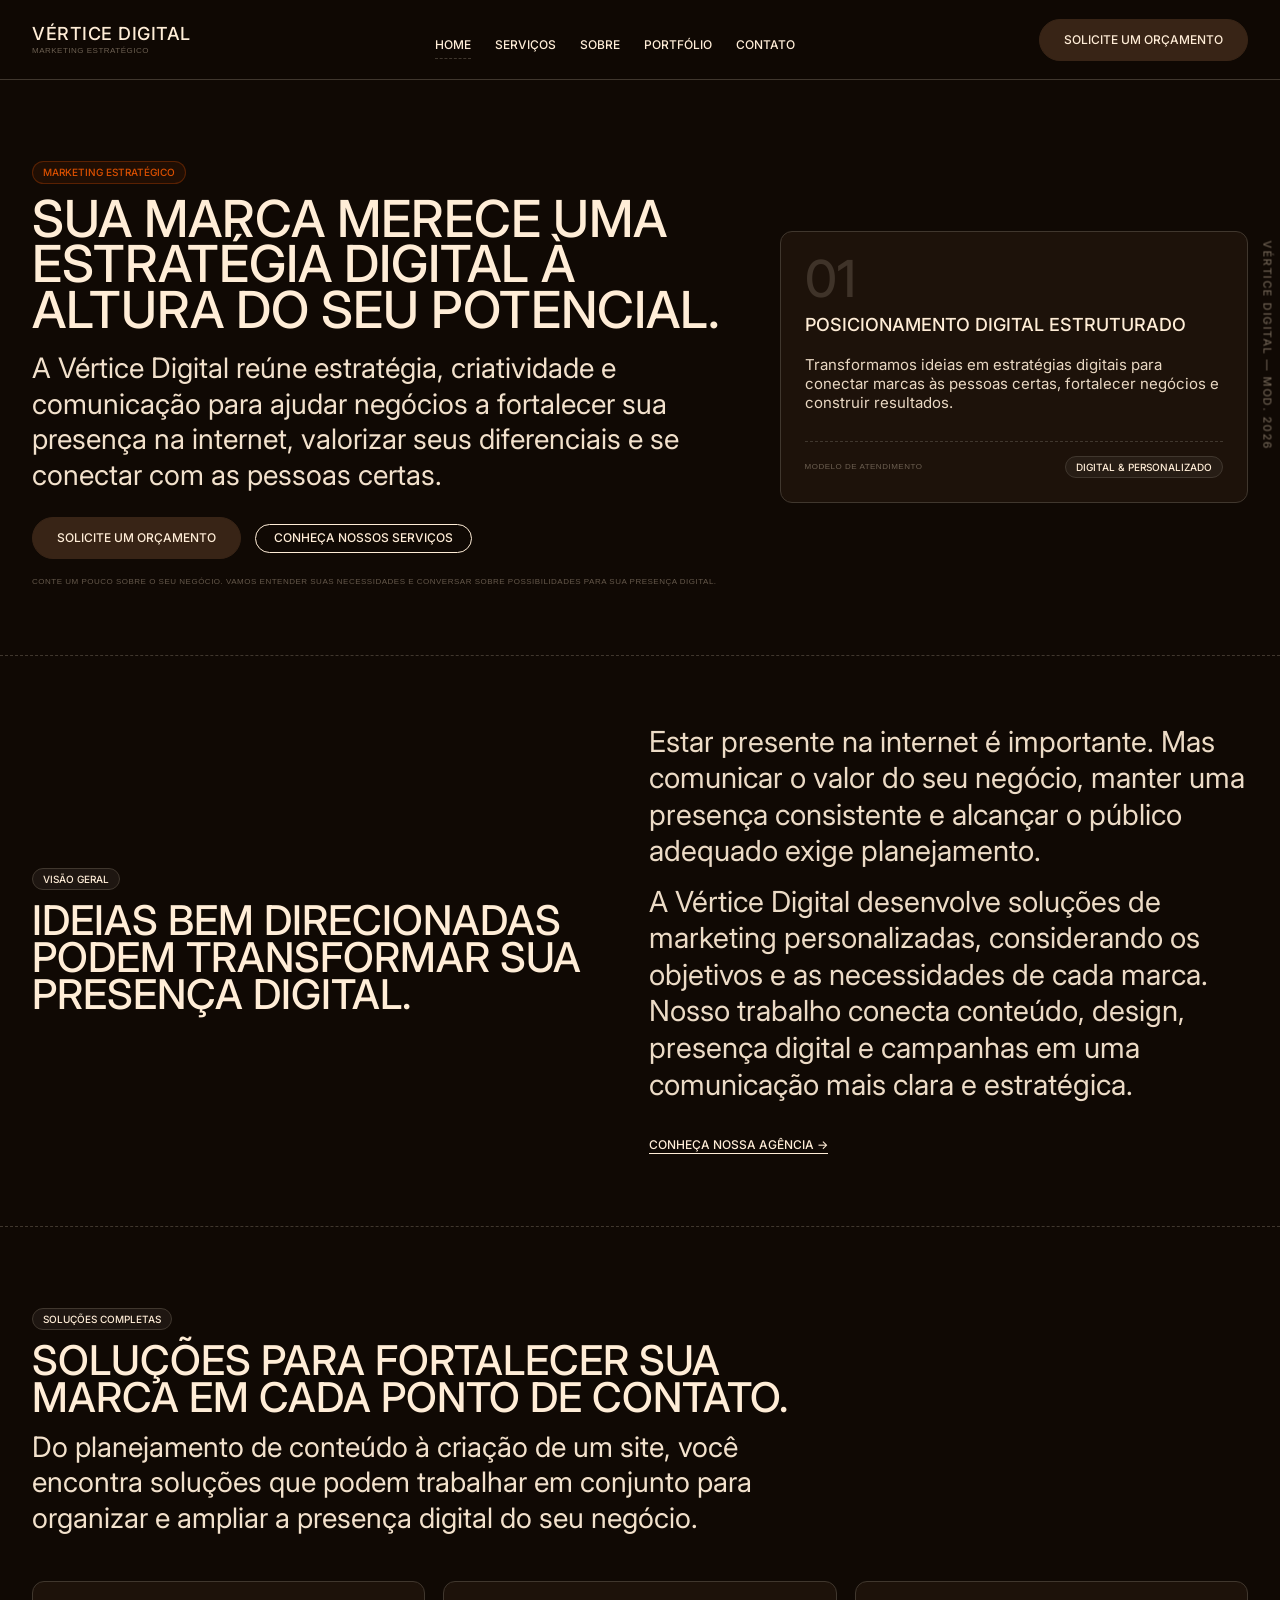
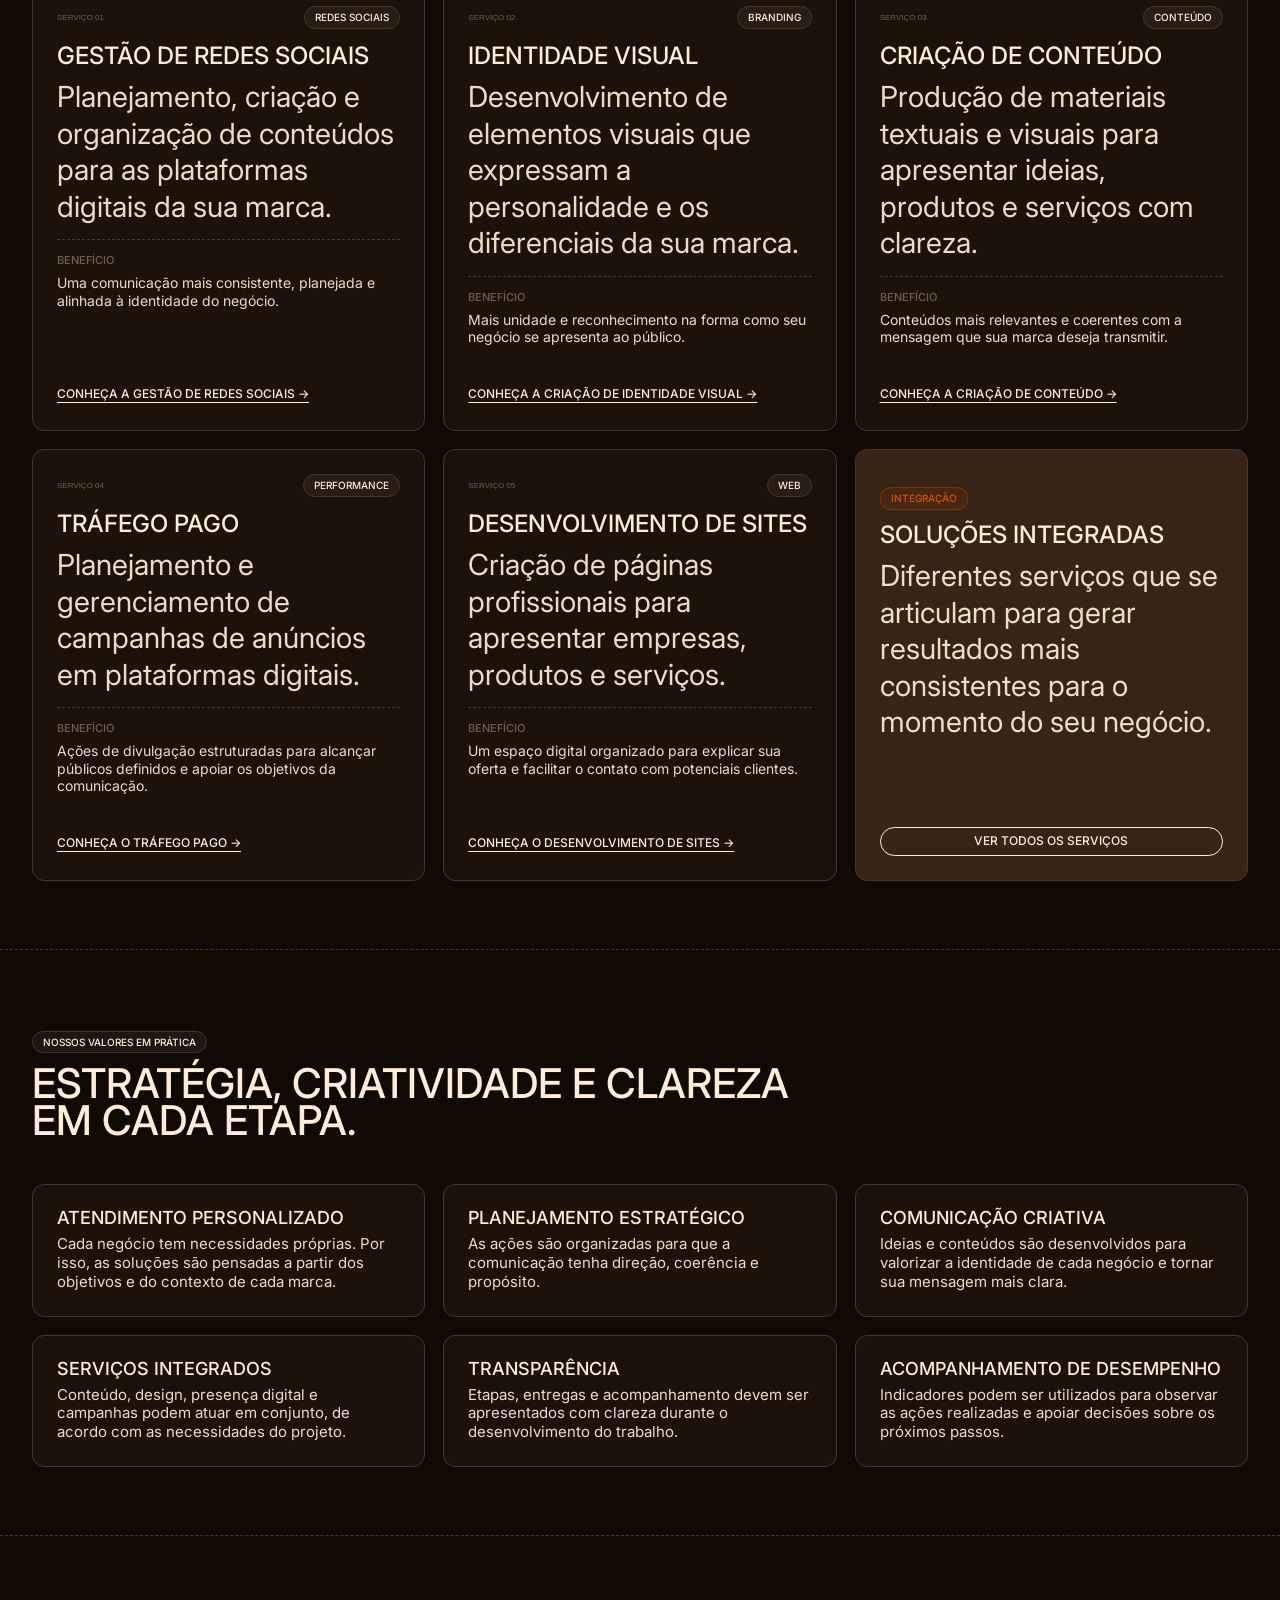
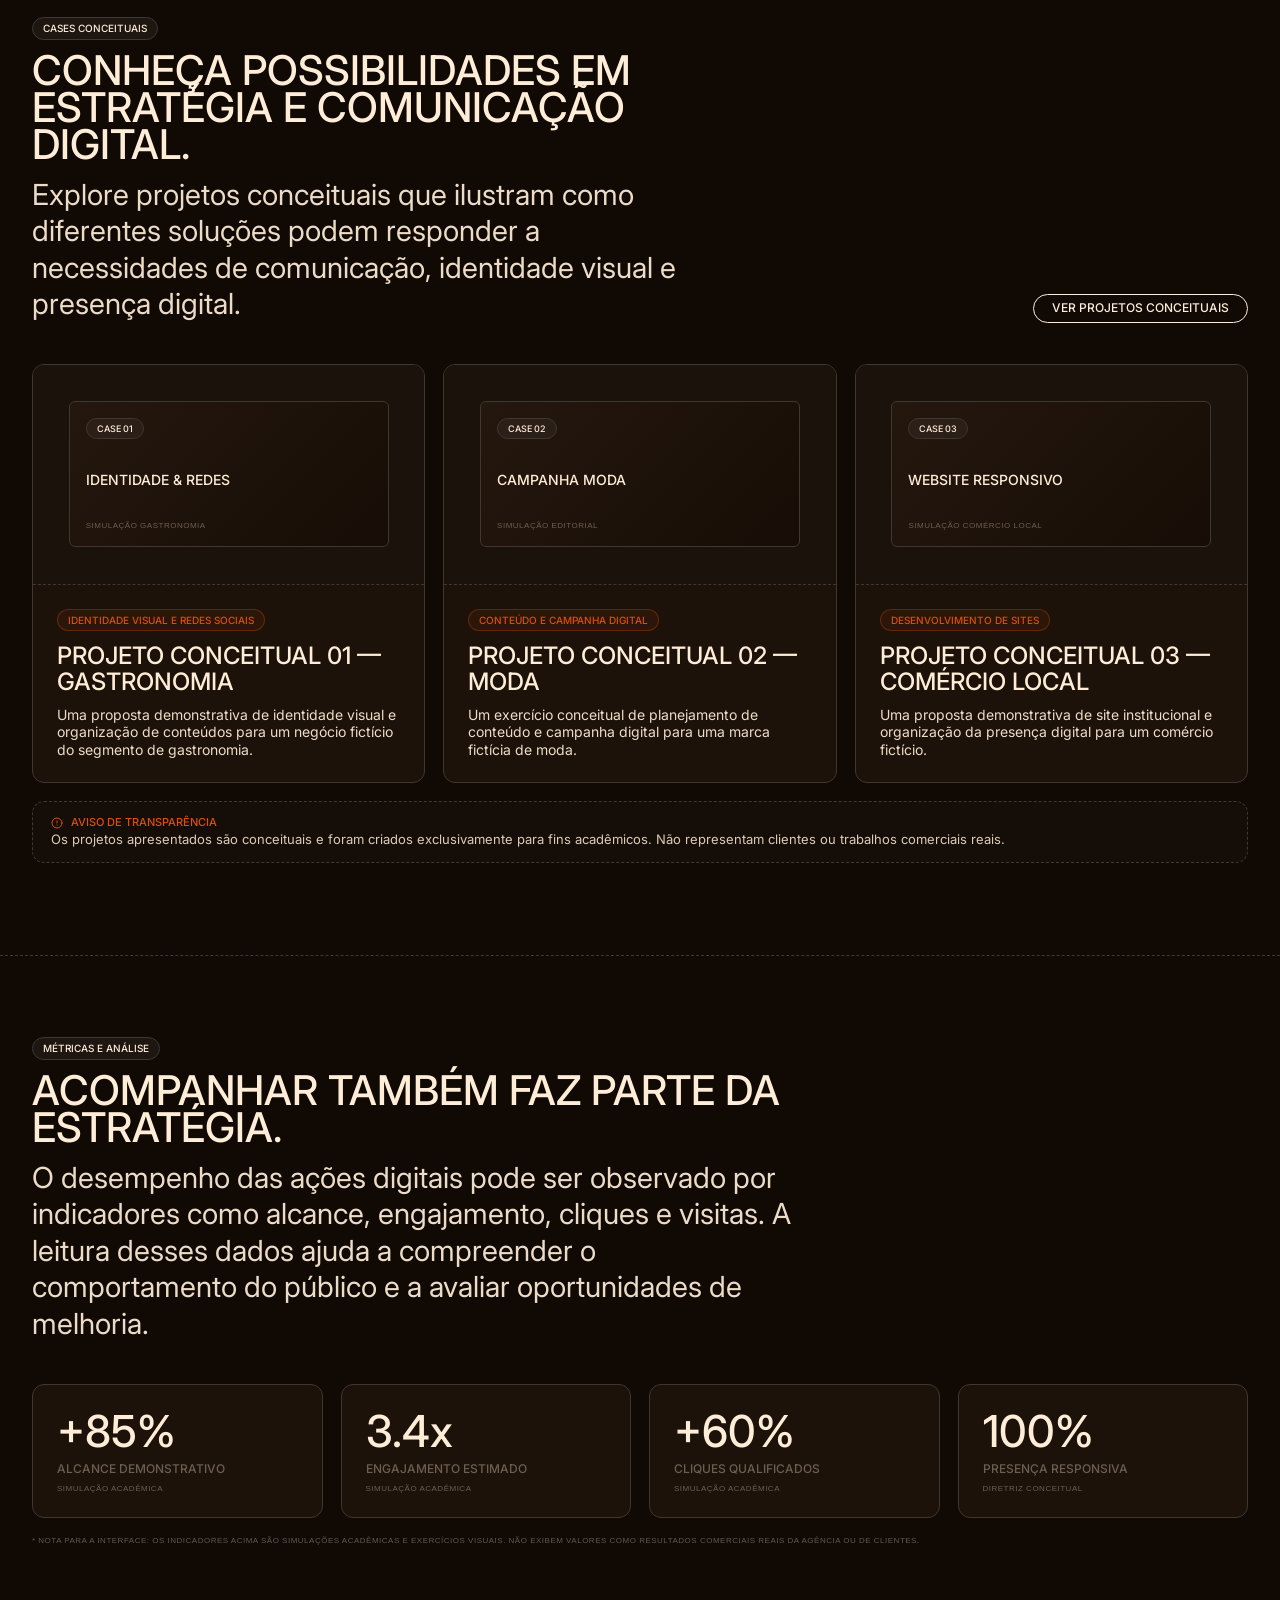
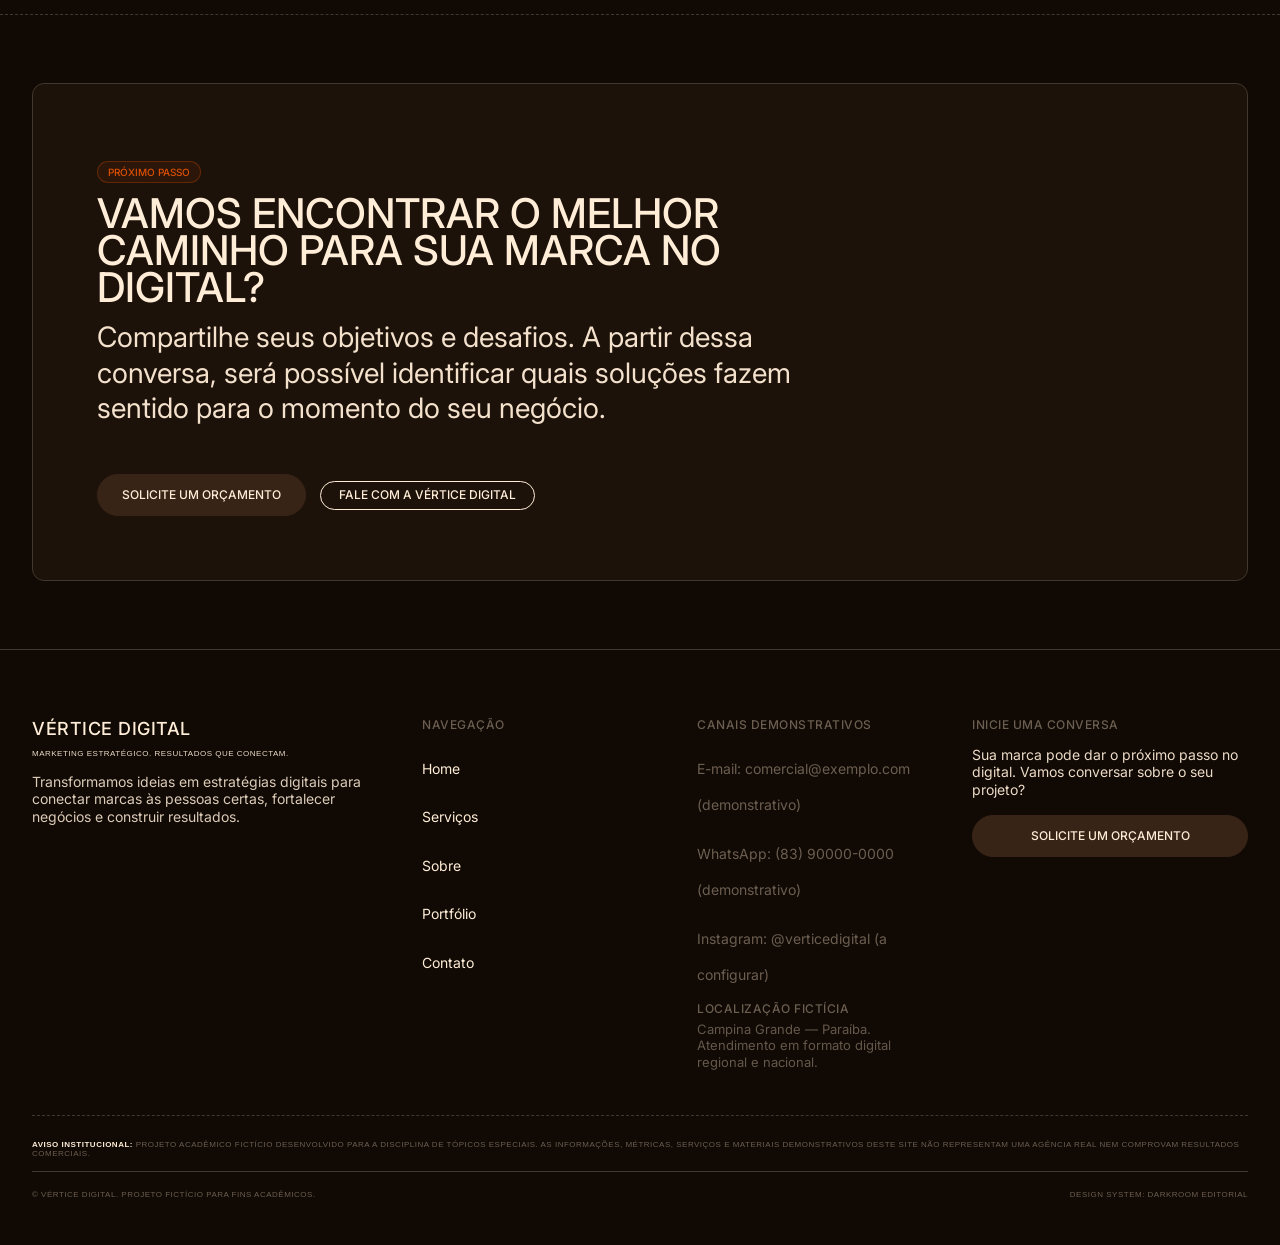
<file: public/index.html>
<!DOCTYPE html>
<html lang="pt-BR">
<head>
  <meta charset="UTF-8">
  <meta name="viewport" content="width=device-width, initial-scale=1.0">
  <meta name="description" content="Vértice Digital — Marketing estratégico. Resultados que conectam. Agência de marketing digital focada em estratégias personalizadas.">
  <title>Vértice Digital — Marketing Estratégico</title>
  <link rel="stylesheet" href="css/styles.css">
</head>
<body>
  <!-- Acessibilidade: Skip Link -->
  <a href="#conteudo-principal" class="skip-link">Pular para o conteúdo principal</a>

  <!-- Edge Branding — Vertical Sidebar Label (Rotated 90° text in right margin) -->
  <div class="vertical-sidebar-label" aria-hidden="true">VÉRTICE DIGITAL — MOD. 2026</div>

  <!-- Header Global -->
  <header class="site-header" role="banner">
    <div class="container header-container">
      <div class="site-brand">
        <a href="index.html" class="brand-wordmark" aria-label="Vértice Digital — Página Inicial">VÉRTICE DIGITAL</a>
        <span class="brand-tagline-micro">Marketing Estratégico</span>
      </div>

      <!-- Navegação Desktop -->
      <nav class="desktop-nav" aria-label="Menu principal">
        <ul class="nav-list">
          <li><a href="index.html" class="nav-link">Home</a></li>
          <li><a href="servicos.html" class="nav-link">Serviços</a></li>
          <li><a href="sobre.html" class="nav-link">Sobre</a></li>
          <li><a href="portfolio.html" class="nav-link">Portfólio</a></li>
          <li><a href="contato.html" class="nav-link">Contato</a></li>
        </ul>
      </nav>

      <!-- Ações do Header -->
      <div class="header-actions">
        <a href="contato.html" class="btn btn-pill-primary header-cta-desktop">Solicite um orçamento</a>
        <button type="button" class="mobile-nav-toggle" aria-expanded="false" aria-controls="menu-movel" aria-label="Abrir menu">
          Abrir menu
        </button>
      </div>
    </div>
  </header>

  <!-- Drawer de Navegação Mobile -->
  <div id="menu-movel" class="mobile-nav-drawer" role="dialog" aria-modal="true" aria-label="Menu móvel">
    <ul class="mobile-nav-list">
      <li><a href="index.html" class="mobile-nav-link">Home</a></li>
      <li><a href="servicos.html" class="mobile-nav-link">Serviços</a></li>
      <li><a href="sobre.html" class="mobile-nav-link">Sobre</a></li>
      <li><a href="portfolio.html" class="mobile-nav-link">Portfólio</a></li>
      <li><a href="contato.html" class="mobile-nav-link">Contato</a></li>
    </ul>
    <div class="mobile-nav-footer">
      <a href="contato.html" class="btn btn-pill-primary">Orçamento</a>
      <span class="micro-legal">Vértice Digital — Projeto fictício para fins acadêmicos</span>
    </div>
  </div>

  <!-- Conteúdo Principal -->
  <main id="conteudo-principal">

    <!-- 1.1 Hero — Apresentação Principal -->
    <section class="section-wrapper hero-section" aria-labelledby="hero-title">
      <div class="container">
        <div class="hero-grid">
          <div class="hero-content">
            <span class="tag-badge ember">Marketing Estratégico</span>
            <h1 id="hero-title" class="text-display">Sua marca merece uma estratégia digital à altura do seu potencial.</h1>
            <p class="lead-text">
              A Vértice Digital reúne estratégia, criatividade e comunicação para ajudar negócios a fortalecer sua presença na internet, valorizar seus diferenciais e se conectar com as pessoas certas.
            </p>
            <div class="btn-group">
              <a href="contato.html" class="btn btn-pill-primary">Solicite um orçamento</a>
              <a href="servicos.html" class="btn btn-ghost-outline">Conheça nossos serviços</a>
            </div>
            <p class="micro-legal" style="margin-top: var(--spacing-18); color: var(--color-driftwood);">
              Conte um pouco sobre o seu negócio. Vamos entender suas necessidades e conversar sobre possibilidades para sua presença digital.
            </p>
          </div>

          <div class="hero-visual-card">
            <span class="editorial-number">01</span>
            <h2 class="text-subheading" style="color: var(--color-warm-cream);">Posicionamento Digital Estruturado</h2>
            <p style="font-size: 15px; color: var(--color-warm-cream); opacity: 0.9;">
              Transformamos ideias em estratégias digitais para conectar marcas às pessoas certas, fortalecer negócios e construir resultados.
            </p>
            <hr class="divider-dashed">
            <div style="display: flex; justify-content: space-between; align-items: center;">
              <span class="meta-label micro-legal" style="color: var(--color-driftwood);">Modelo de Atendimento</span>
              <span class="tag-badge" style="margin: 0;">Digital & Personalizado</span>
            </div>
          </div>
        </div>
      </div>
    </section>

    <hr class="divider-dashed">

    <!-- 1.2 Apresentação da Agência -->
    <section class="section-wrapper" aria-labelledby="sobre-resumo-title">
      <div class="container">
        <div class="grid-2" style="align-items: center;">
          <div>
            <span class="tag-badge">Visão Geral</span>
            <h2 id="sobre-resumo-title" class="text-heading">Ideias bem direcionadas podem transformar sua presença digital.</h2>
          </div>
          <div>
            <p>
              Estar presente na internet é importante. Mas comunicar o valor do seu negócio, manter uma presença consistente e alcançar o público adequado exige planejamento.
            </p>
            <p>
              A Vértice Digital desenvolve soluções de marketing personalizadas, considerando os objetivos e as necessidades de cada marca. Nosso trabalho conecta conteúdo, design, presença digital e campanhas em uma comunicação mais clara e estratégica.
            </p>
            <div style="margin-top: var(--spacing-18);">
              <a href="sobre.html" class="link-underline">Conheça nossa agência →</a>
            </div>
          </div>
        </div>
      </div>
    </section>

    <hr class="divider-dashed">

    <!-- 1.3 Destaques dos Serviços -->
    <section class="section-wrapper" aria-labelledby="servicos-title">
      <div class="container">
        <div style="max-width: 760px; margin-bottom: var(--spacing-45);">
          <span class="tag-badge">Soluções Completas</span>
          <h2 id="servicos-title" class="text-heading">Soluções para fortalecer sua marca em cada ponto de contato.</h2>
          <p class="lead-text">
            Do planejamento de conteúdo à criação de um site, você encontra soluções que podem trabalhar em conjunto para organizar e ampliar a presença digital do seu negócio.
          </p>
        </div>

        <div class="grid-3">
          <!-- Card 1 -->
          <article class="service-feature-card">
            <div>
              <div class="service-card-meta">
                <span class="service-card-index">Serviço 01</span>
                <span class="tag-badge" style="margin:0;">Redes Sociais</span>
              </div>
              <h3 class="text-heading-sm">Gestão de Redes Sociais</h3>
              <p>Planejamento, criação e organização de conteúdos para as plataformas digitais da sua marca.</p>
              <div class="service-detail-block">
                <div class="service-detail-title">Benefício</div>
                <p style="font-size: 14px;">Uma comunicação mais consistente, planejada e alinhada à identidade do negócio.</p>
              </div>
            </div>
            <div style="margin-top: var(--spacing-24);">
              <a href="servicos.html#gestao-redes-sociais" class="link-underline">Conheça a gestão de redes sociais →</a>
            </div>
          </article>

          <!-- Card 2 -->
          <article class="service-feature-card">
            <div>
              <div class="service-card-meta">
                <span class="service-card-index">Serviço 02</span>
                <span class="tag-badge" style="margin:0;">Branding</span>
              </div>
              <h3 class="text-heading-sm">Identidade Visual</h3>
              <p>Desenvolvimento de elementos visuais que expressam a personalidade e os diferenciais da sua marca.</p>
              <div class="service-detail-block">
                <div class="service-detail-title">Benefício</div>
                <p style="font-size: 14px;">Mais unidade e reconhecimento na forma como seu negócio se apresenta ao público.</p>
              </div>
            </div>
            <div style="margin-top: var(--spacing-24);">
              <a href="servicos.html#identidade-visual" class="link-underline">Conheça a criação de identidade visual →</a>
            </div>
          </article>

          <!-- Card 3 -->
          <article class="service-feature-card">
            <div>
              <div class="service-card-meta">
                <span class="service-card-index">Serviço 03</span>
                <span class="tag-badge" style="margin:0;">Conteúdo</span>
              </div>
              <h3 class="text-heading-sm">Criação de Conteúdo</h3>
              <p>Produção de materiais textuais e visuais para apresentar ideias, produtos e serviços com clareza.</p>
              <div class="service-detail-block">
                <div class="service-detail-title">Benefício</div>
                <p style="font-size: 14px;">Conteúdos mais relevantes e coerentes com a mensagem que sua marca deseja transmitir.</p>
              </div>
            </div>
            <div style="margin-top: var(--spacing-24);">
              <a href="servicos.html#criacao-conteudo" class="link-underline">Conheça a criação de conteúdo →</a>
            </div>
          </article>

          <!-- Card 4 -->
          <article class="service-feature-card">
            <div>
              <div class="service-card-meta">
                <span class="service-card-index">Serviço 04</span>
                <span class="tag-badge" style="margin:0;">Performance</span>
              </div>
              <h3 class="text-heading-sm">Tráfego Pago</h3>
              <p>Planejamento e gerenciamento de campanhas de anúncios em plataformas digitais.</p>
              <div class="service-detail-block">
                <div class="service-detail-title">Benefício</div>
                <p style="font-size: 14px;">Ações de divulgação estruturadas para alcançar públicos definidos e apoiar os objetivos da comunicação.</p>
              </div>
            </div>
            <div style="margin-top: var(--spacing-24);">
              <a href="servicos.html#trafego-pago" class="link-underline">Conheça o tráfego pago →</a>
            </div>
          </article>

          <!-- Card 5 -->
          <article class="service-feature-card">
            <div>
              <div class="service-card-meta">
                <span class="service-card-index">Serviço 05</span>
                <span class="tag-badge" style="margin:0;">Web</span>
              </div>
              <h3 class="text-heading-sm">Desenvolvimento de Sites</h3>
              <p>Criação de páginas profissionais para apresentar empresas, produtos e serviços.</p>
              <div class="service-detail-block">
                <div class="service-detail-title">Benefício</div>
                <p style="font-size: 14px;">Um espaço digital organizado para explicar sua oferta e facilitar o contato com potenciais clientes.</p>
              </div>
            </div>
            <div style="margin-top: var(--spacing-24);">
              <a href="servicos.html#desenvolvimento-sites" class="link-underline">Conheça o desenvolvimento de sites →</a>
            </div>
          </article>

          <!-- Card Callout para Serviços Completos -->
          <article class="service-feature-card" style="background-color: var(--surface-elevated); border-color: var(--color-cork-border);">
            <div>
              <span class="tag-badge ember">Integração</span>
              <h3 class="text-heading-sm">Soluções Integradas</h3>
              <p>Diferentes serviços que se articulam para gerar resultados mais consistentes para o momento do seu negócio.</p>
            </div>
            <div style="margin-top: var(--spacing-24);">
              <a href="servicos.html" class="btn btn-ghost-outline" style="width: 100%;">Ver todos os serviços</a>
            </div>
          </article>
        </div>
      </div>
    </section>

    <hr class="divider-dashed">

    <!-- 1.4 Diferenciais -->
    <section class="section-wrapper" aria-labelledby="diferenciais-title">
      <div class="container">
        <div style="max-width: 760px; margin-bottom: var(--spacing-45);">
          <span class="tag-badge">Nossos Valores em Prática</span>
          <h2 id="diferenciais-title" class="text-heading">Estratégia, criatividade e clareza em cada etapa.</h2>
        </div>

        <div class="grid-3">
          <div class="card-darkroom">
            <h3 class="text-subheading">Atendimento personalizado</h3>
            <p style="font-size: 15px;">Cada negócio tem necessidades próprias. Por isso, as soluções são pensadas a partir dos objetivos e do contexto de cada marca.</p>
          </div>
          <div class="card-darkroom">
            <h3 class="text-subheading">Planejamento estratégico</h3>
            <p style="font-size: 15px;">As ações são organizadas para que a comunicação tenha direção, coerência e propósito.</p>
          </div>
          <div class="card-darkroom">
            <h3 class="text-subheading">Comunicação criativa</h3>
            <p style="font-size: 15px;">Ideias e conteúdos são desenvolvidos para valorizar a identidade de cada negócio e tornar sua mensagem mais clara.</p>
          </div>
          <div class="card-darkroom">
            <h3 class="text-subheading">Serviços integrados</h3>
            <p style="font-size: 15px;">Conteúdo, design, presença digital e campanhas podem atuar em conjunto, de acordo com as necessidades do projeto.</p>
          </div>
          <div class="card-darkroom">
            <h3 class="text-subheading">Transparência</h3>
            <p style="font-size: 15px;">Etapas, entregas e acompanhamento devem ser apresentados com clareza durante o desenvolvimento do trabalho.</p>
          </div>
          <div class="card-darkroom">
            <h3 class="text-subheading">Acompanhamento de desempenho</h3>
            <p style="font-size: 15px;">Indicadores podem ser utilizados para observar as ações realizadas e apoiar decisões sobre os próximos passos.</p>
          </div>
        </div>
      </div>
    </section>

    <hr class="divider-dashed">

    <!-- 1.5 Prévia do Portfólio Conceitual -->
    <section class="section-wrapper" aria-labelledby="portfolio-preview-title">
      <div class="container">
        <div style="display: flex; justify-content: space-between; align-items: flex-end; flex-wrap: wrap; gap: var(--spacing-18); margin-bottom: var(--spacing-41);">
          <div style="max-width: 680px;">
            <span class="tag-badge">Cases Conceituais</span>
            <h2 id="portfolio-preview-title" class="text-heading">Conheça possibilidades em estratégia e comunicação digital.</h2>
            <p>Explore projetos conceituais que ilustram como diferentes soluções podem responder a necessidades de comunicação, identidade visual e presença digital.</p>
          </div>
          <div>
            <a href="portfolio.html" class="btn btn-ghost-outline">Ver projetos conceituais</a>
          </div>
        </div>

        <div class="grid-3">
          <!-- Case 1 -->
          <article class="project-card">
            <div class="project-media-mockup">
              <div class="project-mockup-graphic">
                <span class="tag-badge" style="margin: 0; font-size: 9px;">Case 01</span>
                <span style="font-family: var(--font-primary); font-size: 14px; text-transform: uppercase; font-weight: 500;">Identidade & Redes</span>
                <span class="micro-legal">Simulação Gastronomia</span>
              </div>
            </div>
            <div class="project-card-content">
              <span class="tag-badge ember">Identidade Visual e Redes Sociais</span>
              <h3 class="text-heading-sm">Projeto conceitual 01 — Gastronomia</h3>
              <p style="font-size: 14px;">Uma proposta demonstrativa de identidade visual e organização de conteúdos para um negócio fictício do segmento de gastronomia.</p>
            </div>
          </article>

          <!-- Case 2 -->
          <article class="project-card">
            <div class="project-media-mockup">
              <div class="project-mockup-graphic">
                <span class="tag-badge" style="margin: 0; font-size: 9px;">Case 02</span>
                <span style="font-family: var(--font-primary); font-size: 14px; text-transform: uppercase; font-weight: 500;">Campanha Moda</span>
                <span class="micro-legal">Simulação Editorial</span>
              </div>
            </div>
            <div class="project-card-content">
              <span class="tag-badge ember">Conteúdo e Campanha Digital</span>
              <h3 class="text-heading-sm">Projeto conceitual 02 — Moda</h3>
              <p style="font-size: 14px;">Um exercício conceitual de planejamento de conteúdo e campanha digital para uma marca fictícia de moda.</p>
            </div>
          </article>

          <!-- Case 3 -->
          <article class="project-card">
            <div class="project-media-mockup">
              <div class="project-mockup-graphic">
                <span class="tag-badge" style="margin: 0; font-size: 9px;">Case 03</span>
                <span style="font-family: var(--font-primary); font-size: 14px; text-transform: uppercase; font-weight: 500;">Website Responsivo</span>
                <span class="micro-legal">Simulação Comércio Local</span>
              </div>
            </div>
            <div class="project-card-content">
              <span class="tag-badge ember">Desenvolvimento de Sites</span>
              <h3 class="text-heading-sm">Projeto conceitual 03 — Comércio local</h3>
              <p style="font-size: 14px;">Uma proposta demonstrativa de site institucional e organização da presença digital para um comércio fictício.</p>
            </div>
          </article>
        </div>

        <!-- Aviso de transparência da seção -->
        <div class="transparency-callout">
          <div class="transparency-title">
            <svg width="12" height="12" viewBox="0 0 24 24" fill="none" stroke="currentColor" stroke-width="2" stroke-linecap="round" stroke-linejoin="round" aria-hidden="true"><circle cx="12" cy="12" r="10"></circle><line x1="12" y1="8" x2="12" y2="12"></line><line x1="12" y1="16" x2="12.01" y2="16"></line></svg>
            Aviso de Transparência
          </div>
          <p>
            Os projetos apresentados são conceituais e foram criados exclusivamente para fins acadêmicos. Não representam clientes ou trabalhos comerciais reais.
          </p>
        </div>
      </div>
    </section>

    <hr class="divider-dashed">

    <!-- 1.6 Indicadores e Demonstrações -->
    <section class="section-wrapper" aria-labelledby="indicadores-title">
      <div class="container">
        <div style="max-width: 760px; margin-bottom: var(--spacing-41);">
          <span class="tag-badge">Métricas e Análise</span>
          <h2 id="indicadores-title" class="text-heading">Acompanhar também faz parte da estratégia.</h2>
          <p>
            O desempenho das ações digitais pode ser observado por indicadores como alcance, engajamento, cliques e visitas. A leitura desses dados ajuda a compreender o comportamento do público e a avaliar oportunidades de melhoria.
          </p>
        </div>

        <div class="grid-4">
          <div class="stat-box">
            <div class="stat-value">+85%</div>
            <div class="stat-label">Alcance Demonstrativo</div>
            <div class="micro-legal" style="margin-top: 8px;">Simulação acadêmica</div>
          </div>
          <div class="stat-box">
            <div class="stat-value">3.4x</div>
            <div class="stat-label">Engajamento Estimado</div>
            <div class="micro-legal" style="margin-top: 8px;">Simulação acadêmica</div>
          </div>
          <div class="stat-box">
            <div class="stat-value">+60%</div>
            <div class="stat-label">Cliques Qualificados</div>
            <div class="micro-legal" style="margin-top: 8px;">Simulação acadêmica</div>
          </div>
          <div class="stat-box">
            <div class="stat-value">100%</div>
            <div class="stat-label">Presença Responsiva</div>
            <div class="micro-legal" style="margin-top: 8px;">Diretriz conceitual</div>
          </div>
        </div>

        <p class="micro-legal" style="margin-top: var(--spacing-18); color: var(--color-driftwood);">
          * Nota para a interface: os indicadores acima são simulações acadêmicas e exercícios visuais. Não exibem valores como resultados comerciais reais da agência ou de clientes.
        </p>
      </div>
    </section>

    <hr class="divider-dashed">

    <!-- 1.7 Chamada Final -->
    <section class="section-wrapper" aria-labelledby="cta-final-title">
      <div class="container">
        <div class="cta-banner">
          <div style="max-width: 700px;">
            <span class="tag-badge ember">Próximo Passo</span>
            <h2 id="cta-final-title" class="text-heading">Vamos encontrar o melhor caminho para sua marca no digital?</h2>
            <p class="lead-text">
              Compartilhe seus objetivos e desafios. A partir dessa conversa, será possível identificar quais soluções fazem sentido para o momento do seu negócio.
            </p>
          </div>
          <div class="btn-group">
            <a href="contato.html" class="btn btn-pill-primary">Solicite um orçamento</a>
            <a href="contato.html" class="btn btn-ghost-outline">Fale com a Vértice Digital</a>
          </div>
        </div>
      </div>
    </section>

  </main>

  <!-- Footer Global -->
  <footer class="site-footer" role="contentinfo">
    <div class="container">
      <div class="footer-grid">
        <!-- Coluna 1: Marca & Assinatura -->
        <div>
          <div class="brand-wordmark" style="font-size: 18px; margin-bottom: var(--spacing-8);">VÉRTICE DIGITAL</div>
          <p class="micro-legal" style="color: var(--color-warm-cream); margin-bottom: var(--spacing-14);">
            Marketing estratégico. Resultados que conectam.
          </p>
          <p style="font-size: 14px; opacity: 0.85;">
            Transformamos ideias em estratégias digitais para conectar marcas às pessoas certas, fortalecer negócios e construir resultados.
          </p>
        </div>

        <!-- Coluna 2: Navegação -->
        <div>
          <h3 class="footer-heading">Navegação</h3>
          <ul class="footer-nav-list">
            <li><a href="index.html" class="footer-nav-link">Home</a></li>
            <li><a href="servicos.html" class="footer-nav-link">Serviços</a></li>
            <li><a href="sobre.html" class="footer-nav-link">Sobre</a></li>
            <li><a href="portfolio.html" class="footer-nav-link">Portfólio</a></li>
            <li><a href="contato.html" class="footer-nav-link">Contato</a></li>
          </ul>
        </div>

        <!-- Coluna 3: Atendimento & Redes -->
        <div>
          <h3 class="footer-heading">Canais Demonstrativos</h3>
          <ul class="footer-nav-list">
            <li><span style="font-size: 14px; color: var(--color-driftwood);">E-mail: comercial@exemplo.com (demonstrativo)</span></li>
            <li><span style="font-size: 14px; color: var(--color-driftwood);">WhatsApp: (83) 90000-0000 (demonstrativo)</span></li>
            <li><span style="font-size: 14px; color: var(--color-driftwood);">Instagram: @verticedigital (a configurar)</span></li>
          </ul>
          <div style="margin-top: var(--spacing-14);">
            <h4 class="footer-heading" style="margin-bottom: 6px;">Localização Fictícia</h4>
            <p style="font-size: 13px; color: var(--color-driftwood);">
              Campina Grande — Paraíba. Atendimento em formato digital regional e nacional.
            </p>
          </div>
        </div>

        <!-- Coluna 4: CTA de Encerramento -->
        <div>
          <h3 class="footer-heading">Inicie uma Conversa</h3>
          <p style="font-size: 14px; margin-bottom: var(--spacing-14);">
            Sua marca pode dar o próximo passo no digital. Vamos conversar sobre o seu projeto?
          </p>
          <a href="contato.html" class="btn btn-pill-primary" style="width: 100%;">Solicite um orçamento</a>
        </div>
      </div>

      <!-- Aviso Acadêmico Obrigatório e Copyright -->
      <div class="footer-academic-box">
        <div class="academic-notice">
          <strong>Aviso institucional:</strong> Projeto acadêmico fictício desenvolvido para a disciplina de Tópicos Especiais. As informações, métricas, serviços e materiais demonstrativos deste site não representam uma agência real nem comprovam resultados comerciais.
        </div>
        <div class="copyright-bar">
          <span class="micro-legal">© Vértice Digital. Projeto fictício para fins acadêmicos.</span>
          <span class="micro-legal">Design System: Darkroom Editorial</span>
        </div>
      </div>
    </div>
  </footer>

  <script src="js/main.js"></script>
</body>
</html>
</file>
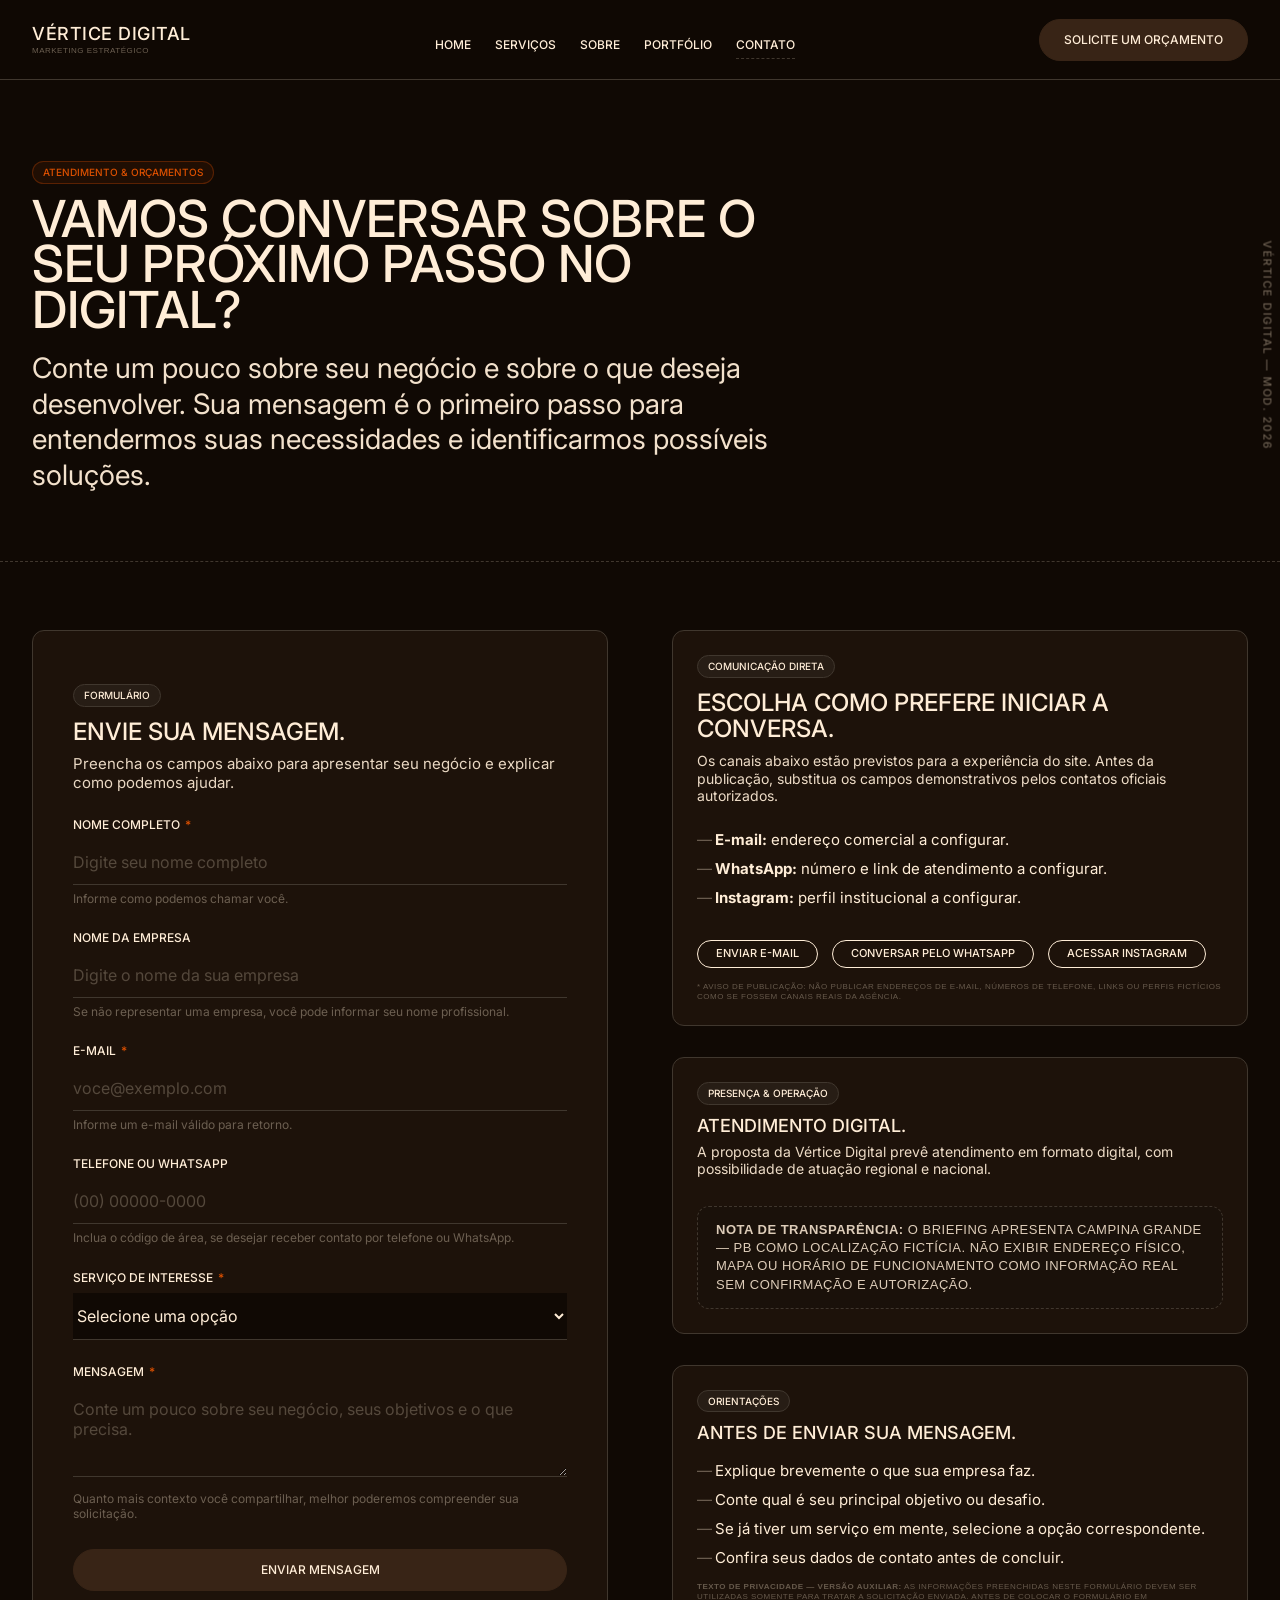
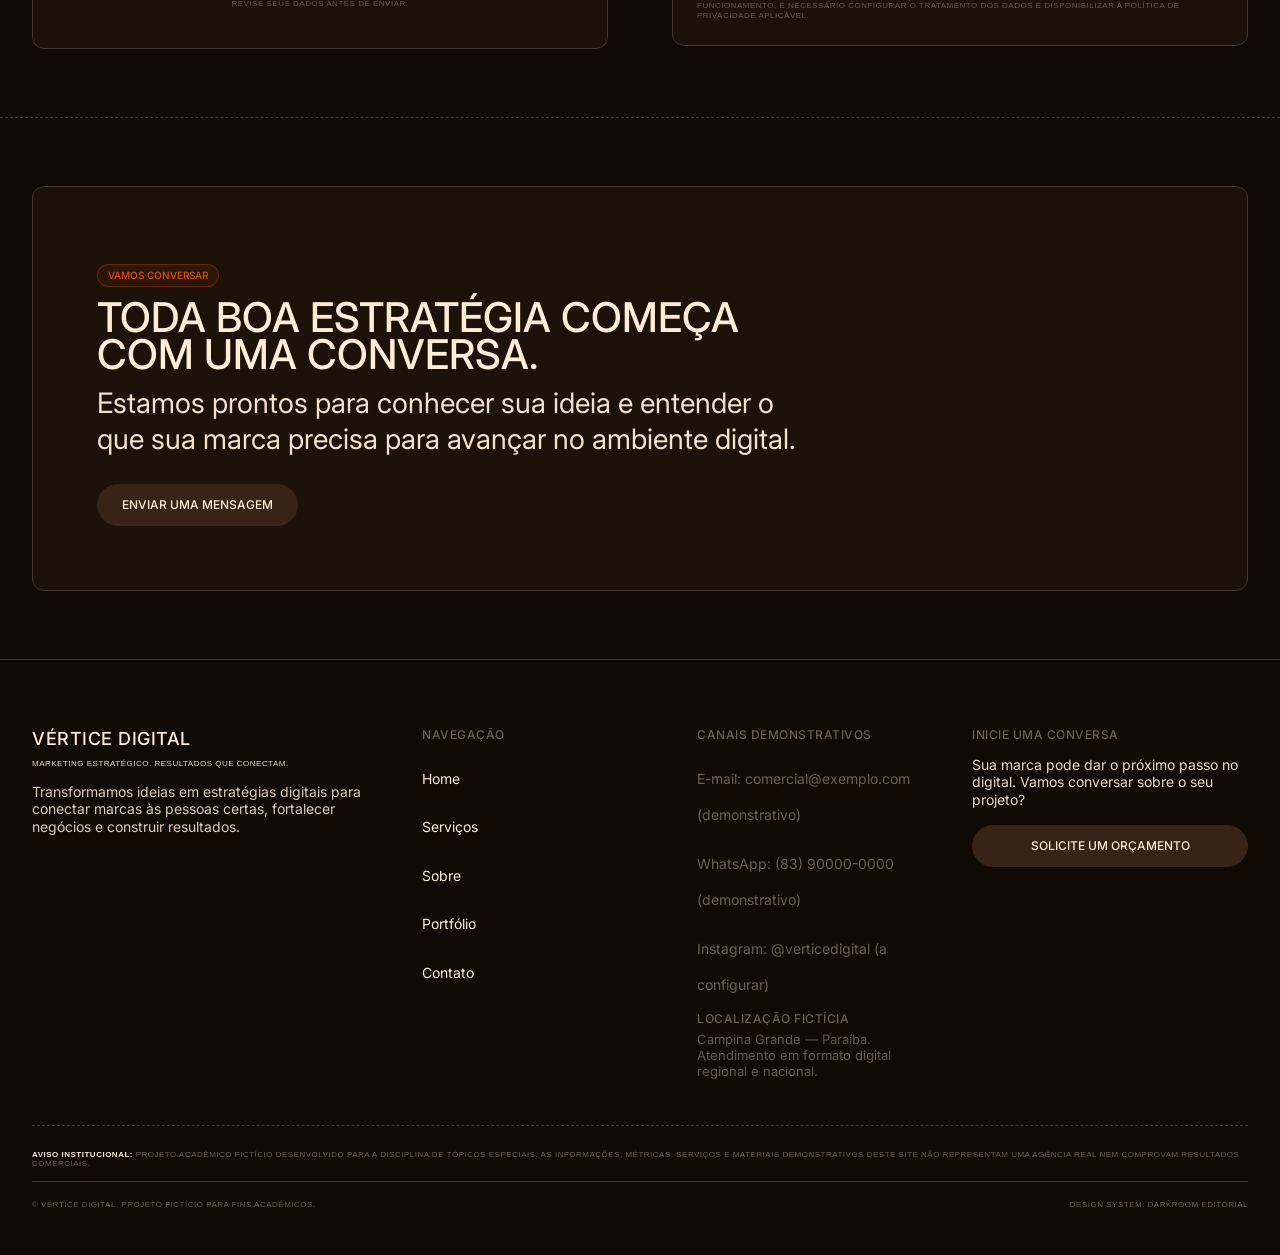
<file: public/contato.html>
<!DOCTYPE html>
<html lang="pt-BR">
<head>
  <meta charset="UTF-8">
  <meta name="viewport" content="width=device-width, initial-scale=1.0">
  <meta name="description" content="Contato — Fale com a Vértice Digital. Solicite um orçamento ou envie suas dúvidas sobre nossos serviços de marketing estratégico.">
  <title>Contato — Vértice Digital</title>
  <link rel="stylesheet" href="css/styles.css">
</head>
<body>
  <!-- Acessibilidade: Skip Link -->
  <a href="#conteudo-principal" class="skip-link">Pular para o conteúdo principal</a>

  <!-- Edge Branding — Vertical Sidebar Label (Rotated 90° text in right margin) -->
  <div class="vertical-sidebar-label" aria-hidden="true">VÉRTICE DIGITAL — MOD. 2026</div>

  <!-- Header Global -->
  <header class="site-header" role="banner">
    <div class="container header-container">
      <div class="site-brand">
        <a href="index.html" class="brand-wordmark" aria-label="Vértice Digital — Página Inicial">VÉRTICE DIGITAL</a>
        <span class="brand-tagline-micro">Marketing Estratégico</span>
      </div>

      <nav class="desktop-nav" aria-label="Menu principal">
        <ul class="nav-list">
          <li><a href="index.html" class="nav-link">Home</a></li>
          <li><a href="servicos.html" class="nav-link">Serviços</a></li>
          <li><a href="sobre.html" class="nav-link">Sobre</a></li>
          <li><a href="portfolio.html" class="nav-link">Portfólio</a></li>
          <li><a href="contato.html" class="nav-link">Contato</a></li>
        </ul>
      </nav>

      <div class="header-actions">
        <a href="contato.html" class="btn btn-pill-primary header-cta-desktop">Solicite um orçamento</a>
        <button type="button" class="mobile-nav-toggle" aria-expanded="false" aria-controls="menu-movel" aria-label="Abrir menu">
          Abrir menu
        </button>
      </div>
    </div>
  </header>

  <!-- Drawer de Navegação Mobile -->
  <div id="menu-movel" class="mobile-nav-drawer" role="dialog" aria-modal="true" aria-label="Menu móvel">
    <ul class="mobile-nav-list">
      <li><a href="index.html" class="mobile-nav-link">Home</a></li>
      <li><a href="servicos.html" class="mobile-nav-link">Serviços</a></li>
      <li><a href="sobre.html" class="mobile-nav-link">Sobre</a></li>
      <li><a href="portfolio.html" class="mobile-nav-link">Portfólio</a></li>
      <li><a href="contato.html" class="mobile-nav-link">Contato</a></li>
    </ul>
    <div class="mobile-nav-footer">
      <a href="contato.html" class="btn btn-pill-primary">Orçamento</a>
      <span class="micro-legal">Vértice Digital — Projeto fictício para fins acadêmicos</span>
    </div>
  </div>

  <!-- Conteúdo Principal -->
  <main id="conteudo-principal">

    <!-- 5.1 Apresentação da Página -->
    <section class="section-wrapper" aria-labelledby="contato-header-title">
      <div class="container">
        <div style="max-width: 820px;">
          <span class="tag-badge ember">Atendimento & Orçamentos</span>
          <h1 id="contato-header-title" class="text-display">Vamos conversar sobre o seu próximo passo no digital?</h1>
          <p class="lead-text">
            Conte um pouco sobre seu negócio e sobre o que deseja desenvolver. Sua mensagem é o primeiro passo para entendermos suas necessidades e identificarmos possíveis soluções.
          </p>
        </div>
      </div>
    </section>

    <hr class="divider-dashed">

    <!-- Seção de Contato: Formulário e Canais -->
    <section class="section-wrapper" aria-labelledby="form-section-title">
      <div class="container">
        <div class="grid-2" style="gap: clamp(32px, 6vw, 64px); align-items: start;">

          <!-- 5.2 Formulário de Contato -->
          <div class="card-darkroom" style="padding: clamp(24px, 4vw, 40px);">
            <div style="margin-bottom: var(--spacing-24);">
              <span class="tag-badge">Formulário</span>
              <h2 id="form-section-title" class="text-heading-sm">Envie sua mensagem.</h2>
              <p style="font-size: 15px; color: var(--color-warm-cream); opacity: 0.9;">
                Preencha os campos abaixo para apresentar seu negócio e explicar como podemos ajudar.
              </p>
            </div>

            <form id="contact-form" novalidate aria-label="Formulário de contato e orçamento">
              <!-- Nome completo -->
              <div class="form-group">
                <label for="nome" class="form-label">
                  Nome completo <span class="required-indicator" aria-hidden="true">*</span>
                </label>
                <input
                  type="text"
                  id="nome"
                  name="nome"
                  class="form-input-underline"
                  placeholder="Digite seu nome completo"
                  required
                  aria-describedby="nome-help nome-error"
                >
                <div id="nome-help" class="form-helper-text">Informe como podemos chamar você.</div>
                <div id="nome-error" class="form-error-msg" role="alert">Este campo é obrigatório. Preencha a informação para continuar.</div>
              </div>

              <!-- Nome da empresa -->
              <div class="form-group">
                <label for="empresa" class="form-label">Nome da empresa</label>
                <input
                  type="text"
                  id="empresa"
                  name="empresa"
                  class="form-input-underline"
                  placeholder="Digite o nome da sua empresa"
                  aria-describedby="empresa-help"
                >
                <div id="empresa-help" class="form-helper-text">Se não representar uma empresa, você pode informar seu nome profissional.</div>
              </div>

              <!-- E-mail -->
              <div class="form-group">
                <label for="email" class="form-label">
                  E-mail <span class="required-indicator" aria-hidden="true">*</span>
                </label>
                <input
                  type="email"
                  id="email"
                  name="email"
                  class="form-input-underline"
                  placeholder="voce@exemplo.com"
                  required
                  aria-describedby="email-help email-error"
                >
                <div id="email-help" class="form-helper-text">Informe um e-mail válido para retorno.</div>
                <div id="email-error" class="form-error-msg" role="alert">Confira o endereço de e-mail informado.</div>
              </div>

              <!-- Telefone ou WhatsApp -->
              <div class="form-group">
                <label for="telefone" class="form-label">Telefone ou WhatsApp</label>
                <input
                  type="tel"
                  id="telefone"
                  name="telefone"
                  class="form-input-underline"
                  placeholder="(00) 00000-0000"
                  aria-describedby="telefone-help"
                >
                <div id="telefone-help" class="form-helper-text">Inclua o código de área, se desejar receber contato por telefone ou WhatsApp.</div>
              </div>

              <!-- Serviço de interesse -->
              <div class="form-group">
                <label for="servico" class="form-label">
                  Serviço de interesse <span class="required-indicator" aria-hidden="true">*</span>
                </label>
                <select
                  id="servico"
                  name="servico"
                  class="form-select-underline"
                  required
                  aria-describedby="servico-error"
                >
                  <option value="" disabled selected>Selecione uma opção</option>
                  <option value="redes">Gestão de Redes Sociais</option>
                  <option value="identidade">Identidade Visual</option>
                  <option value="conteudo">Criação de Conteúdo</option>
                  <option value="trafego">Tráfego Pago</option>
                  <option value="sites">Desenvolvimento de Sites</option>
                  <option value="multiplos">Mais de um serviço</option>
                  <option value="orientacao">Ainda não sei. Preciso de orientação.</option>
                </select>
                <div id="servico-error" class="form-error-msg" role="alert">Este campo é obrigatório. Preencha a informação para continuar.</div>
              </div>

              <!-- Mensagem -->
              <div class="form-group">
                <label for="mensagem" class="form-label">
                  Mensagem <span class="required-indicator" aria-hidden="true">*</span>
                </label>
                <textarea
                  id="mensagem"
                  name="mensagem"
                  class="form-textarea-underline"
                  placeholder="Conte um pouco sobre seu negócio, seus objetivos e o que precisa."
                  required
                  aria-describedby="mensagem-help mensagem-error"
                ></textarea>
                <div id="mensagem-help" class="form-helper-text">Quanto mais contexto você compartilhar, melhor poderemos compreender sua solicitação.</div>
                <div id="mensagem-error" class="form-error-msg" role="alert">Este campo é obrigatório. Preencha a informação para continuar.</div>
              </div>

              <div style="margin-top: var(--spacing-24);">
                <button type="submit" class="btn btn-pill-primary" style="width: 100%;">Enviar mensagem</button>
                <p class="micro-legal" style="margin-top: 8px; color: var(--color-driftwood); text-align: center;">
                  Revise seus dados antes de enviar.
                </p>
              </div>

              <!-- 5.3 Avisos do Formulário -->
              <div id="form-demo-alert" class="form-alert form-alert-demo" style="display: none; margin-top: var(--spacing-18);" role="status">
                <strong style="color: var(--color-ember-accent); text-transform: uppercase; font-size: 11px; display: block; margin-bottom: 4px;">
                  Aviso caso o formulário ainda não esteja integrado
                </strong>
                Este formulário é demonstrativo e ainda não realiza o envio de mensagens. Os canais de atendimento deverão ser configurados antes da publicação.
              </div>

              <div id="form-success-alert" class="form-alert form-alert-success" role="status">
                Mensagem enviada! Obrigado por entrar em contato. Sua solicitação foi recebida.
              </div>
            </form>
          </div>

          <!-- Coluna Lateral: Canais, Localização, Orientações -->
          <div style="display: flex; flex-direction: column; gap: var(--spacing-31);">

            <!-- 5.4 Canais de Atendimento -->
            <div class="card-darkroom">
              <span class="tag-badge">Comunicação Direta</span>
              <h3 class="text-heading-sm">Escolha como prefere iniciar a conversa.</h3>
              <p style="font-size: 14px; margin-bottom: var(--spacing-14);">
                Os canais abaixo estão previstos para a experiência do site. Antes da publicação, substitua os campos demonstrativos pelos contatos oficiais autorizados.
              </p>

              <ul class="benefit-list" style="margin-bottom: var(--spacing-18);">
                <li><strong>E-mail:</strong> endereço comercial a configurar.</li>
                <li><strong>WhatsApp:</strong> número e link de atendimento a configurar.</li>
                <li><strong>Instagram:</strong> perfil institucional a configurar.</li>
              </ul>

              <div class="btn-group" style="margin-top: var(--spacing-14);">
                <a href="#contact-form" class="btn btn-ghost-outline" style="font-size: 11px;">Enviar e-mail</a>
                <a href="#contact-form" class="btn btn-ghost-outline" style="font-size: 11px;">Conversar pelo WhatsApp</a>
                <a href="#contact-form" class="btn btn-ghost-outline" style="font-size: 11px;">Acessar Instagram</a>
              </div>

              <p class="micro-legal" style="margin-top: var(--spacing-14); color: var(--color-driftwood);">
                * Aviso de publicação: Não publicar endereços de e-mail, números de telefone, links ou perfis fictícios como se fossem canais reais da agência.
              </p>
            </div>

            <!-- 5.5 Localização e Horário -->
            <div class="card-darkroom">
              <span class="tag-badge">Presença & Operação</span>
              <h3 class="text-subheading">Atendimento digital.</h3>
              <p style="font-size: 14px;">
                A proposta da Vértice Digital prevê atendimento em formato digital, com possibilidade de atuação regional e nacional.
              </p>
              <div class="transparency-callout" style="margin-top: var(--spacing-14); margin-bottom: 0;">
                <p class="micro-legal">
                  <strong>Nota de transparência:</strong> O briefing apresenta Campina Grande — PB como localização fictícia. Não exibir endereço físico, mapa ou horário de funcionamento como informação real sem confirmação e autorização.
                </p>
              </div>
            </div>

            <!-- 5.6 Orientações ao Visitante -->
            <div class="card-darkroom">
              <span class="tag-badge">Orientações</span>
              <h3 class="text-subheading">Antes de enviar sua mensagem.</h3>
              <ul class="benefit-list" style="margin-bottom: var(--spacing-14);">
                <li>Explique brevemente o que sua empresa faz.</li>
                <li>Conte qual é seu principal objetivo ou desafio.</li>
                <li>Se já tiver um serviço em mente, selecione a opção correspondente.</li>
                <li>Confira seus dados de contato antes de concluir.</li>
              </ul>

              <p class="micro-legal" style="color: var(--color-driftwood);">
                <strong>Texto de privacidade — versão auxiliar:</strong> As informações preenchidas neste formulário devem ser utilizadas somente para tratar a solicitação enviada. Antes de colocar o formulário em funcionamento, é necessário configurar o tratamento dos dados e disponibilizar a política de privacidade aplicável.
              </p>
            </div>

          </div>

        </div>
      </div>
    </section>

    <hr class="divider-dashed">

    <!-- 5.7 Chamada Final -->
    <section class="section-wrapper" aria-labelledby="contato-cta-title">
      <div class="container">
        <div class="cta-banner">
          <div style="max-width: 700px;">
            <span class="tag-badge ember">Vamos Conversar</span>
            <h2 id="contato-cta-title" class="text-heading">Toda boa estratégia começa com uma conversa.</h2>
            <p class="lead-text">
              Estamos prontos para conhecer sua ideia e entender o que sua marca precisa para avançar no ambiente digital.
            </p>
          </div>
          <div>
            <a href="#contact-form" class="btn btn-pill-primary">Enviar uma mensagem</a>
          </div>
        </div>
      </div>
    </section>

  </main>

  <!-- Footer Global -->
  <footer class="site-footer" role="contentinfo">
    <div class="container">
      <div class="footer-grid">
        <!-- Coluna 1: Marca & Assinatura -->
        <div>
          <div class="brand-wordmark" style="font-size: 18px; margin-bottom: var(--spacing-8);">VÉRTICE DIGITAL</div>
          <p class="micro-legal" style="color: var(--color-warm-cream); margin-bottom: var(--spacing-14);">
            Marketing estratégico. Resultados que conectam.
          </p>
          <p style="font-size: 14px; opacity: 0.85;">
            Transformamos ideias em estratégias digitais para conectar marcas às pessoas certas, fortalecer negócios e construir resultados.
          </p>
        </div>

        <div>
          <h3 class="footer-heading">Navegação</h3>
          <ul class="footer-nav-list">
            <li><a href="index.html" class="footer-nav-link">Home</a></li>
            <li><a href="servicos.html" class="footer-nav-link">Serviços</a></li>
            <li><a href="sobre.html" class="footer-nav-link">Sobre</a></li>
            <li><a href="portfolio.html" class="footer-nav-link">Portfólio</a></li>
            <li><a href="contato.html" class="footer-nav-link">Contato</a></li>
          </ul>
        </div>

        <div>
          <h3 class="footer-heading">Canais Demonstrativos</h3>
          <ul class="footer-nav-list">
            <li><span style="font-size: 14px; color: var(--color-driftwood);">E-mail: comercial@exemplo.com (demonstrativo)</span></li>
            <li><span style="font-size: 14px; color: var(--color-driftwood);">WhatsApp: (83) 90000-0000 (demonstrativo)</span></li>
            <li><span style="font-size: 14px; color: var(--color-driftwood);">Instagram: @verticedigital (a configurar)</span></li>
          </ul>
          <div style="margin-top: var(--spacing-14);">
            <h4 class="footer-heading" style="margin-bottom: 6px;">Localização Fictícia</h4>
            <p style="font-size: 13px; color: var(--color-driftwood);">
              Campina Grande — Paraíba. Atendimento em formato digital regional e nacional.
            </p>
          </div>
        </div>

        <div>
          <h3 class="footer-heading">Inicie uma Conversa</h3>
          <p style="font-size: 14px; margin-bottom: var(--spacing-14);">
            Sua marca pode dar o próximo passo no digital. Vamos conversar sobre o seu projeto?
          </p>
          <a href="contato.html" class="btn btn-pill-primary" style="width: 100%;">Solicite um orçamento</a>
        </div>
      </div>

      <div class="footer-academic-box">
        <div class="academic-notice">
          <strong>Aviso institucional:</strong> Projeto acadêmico fictício desenvolvido para a disciplina de Tópicos Especiais. As informações, métricas, serviços e materiais demonstrativos deste site não representam uma agência real nem comprovam resultados comerciais.
        </div>
        <div class="copyright-bar">
          <span class="micro-legal">© Vértice Digital. Projeto fictício para fins acadêmicos.</span>
          <span class="micro-legal">Design System: Darkroom Editorial</span>
        </div>
      </div>
    </div>
  </footer>

  <script src="js/main.js"></script>
</body>
</html>
</file>
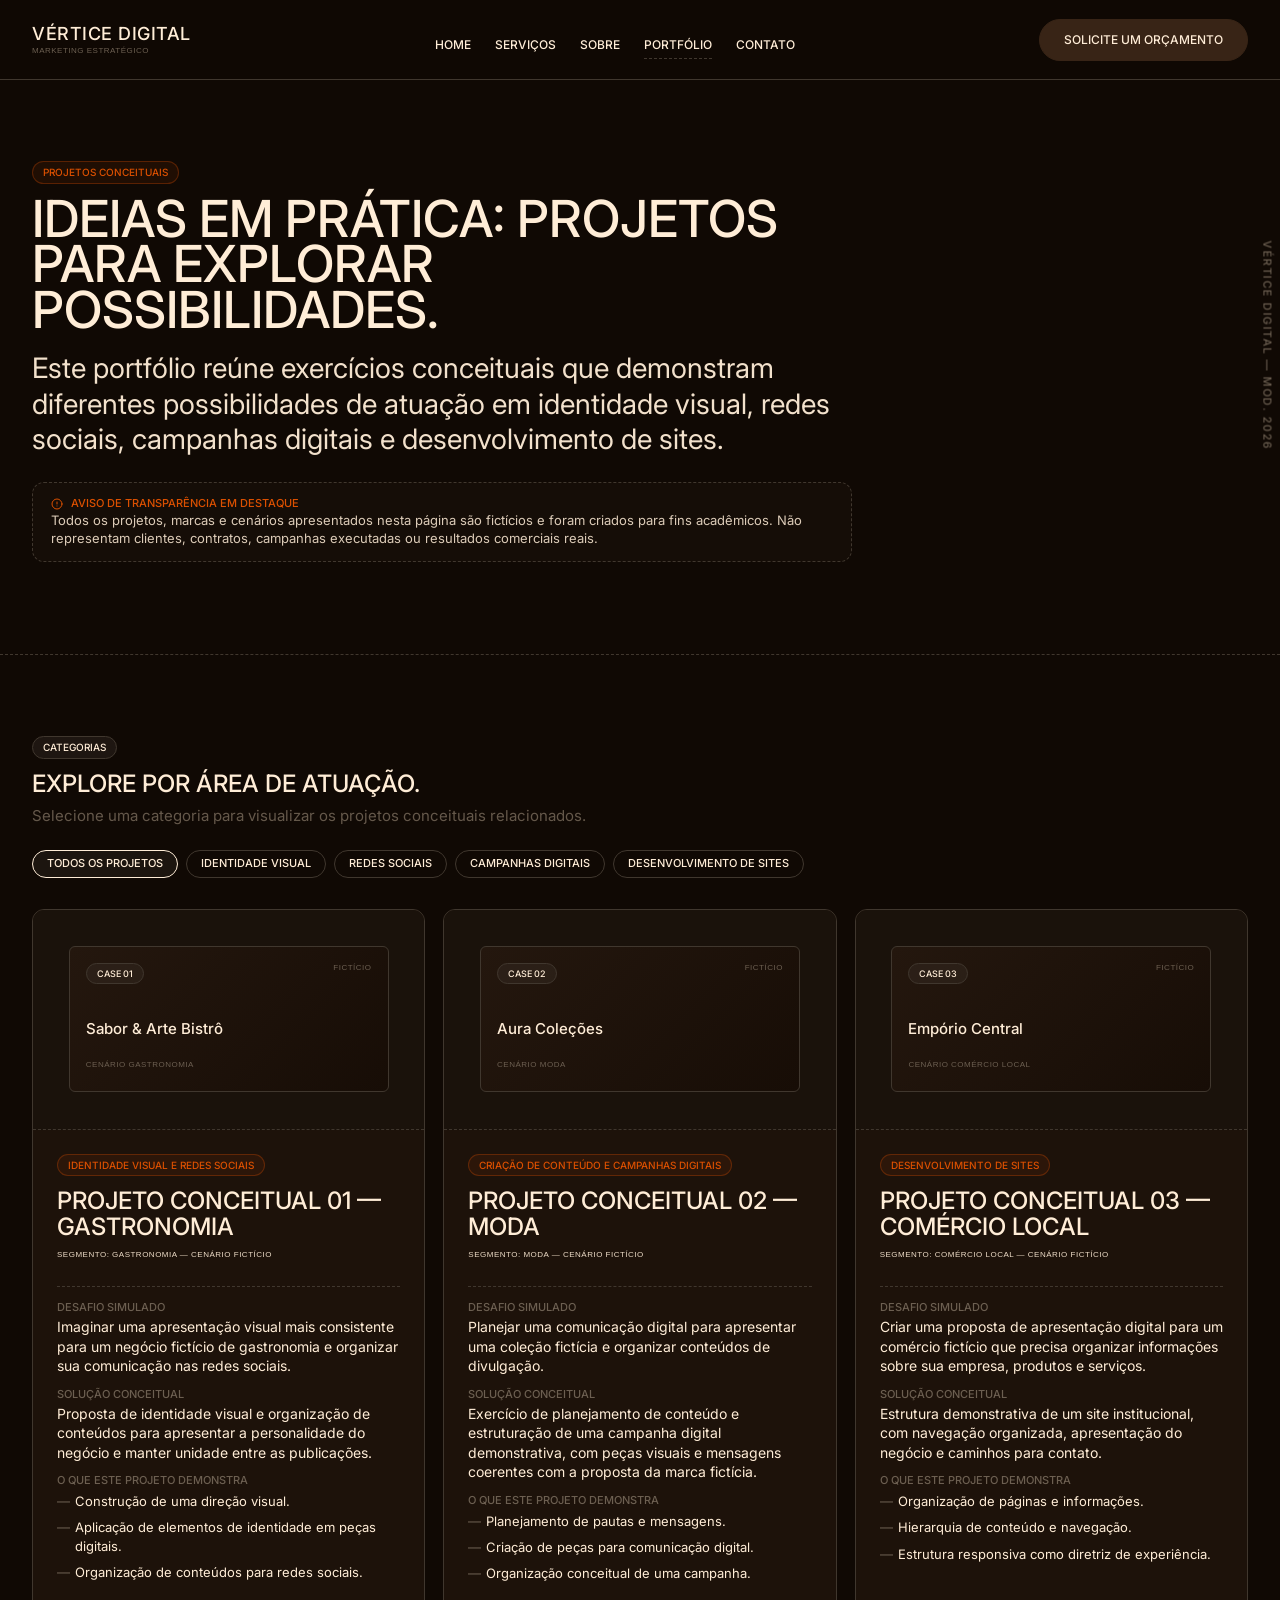
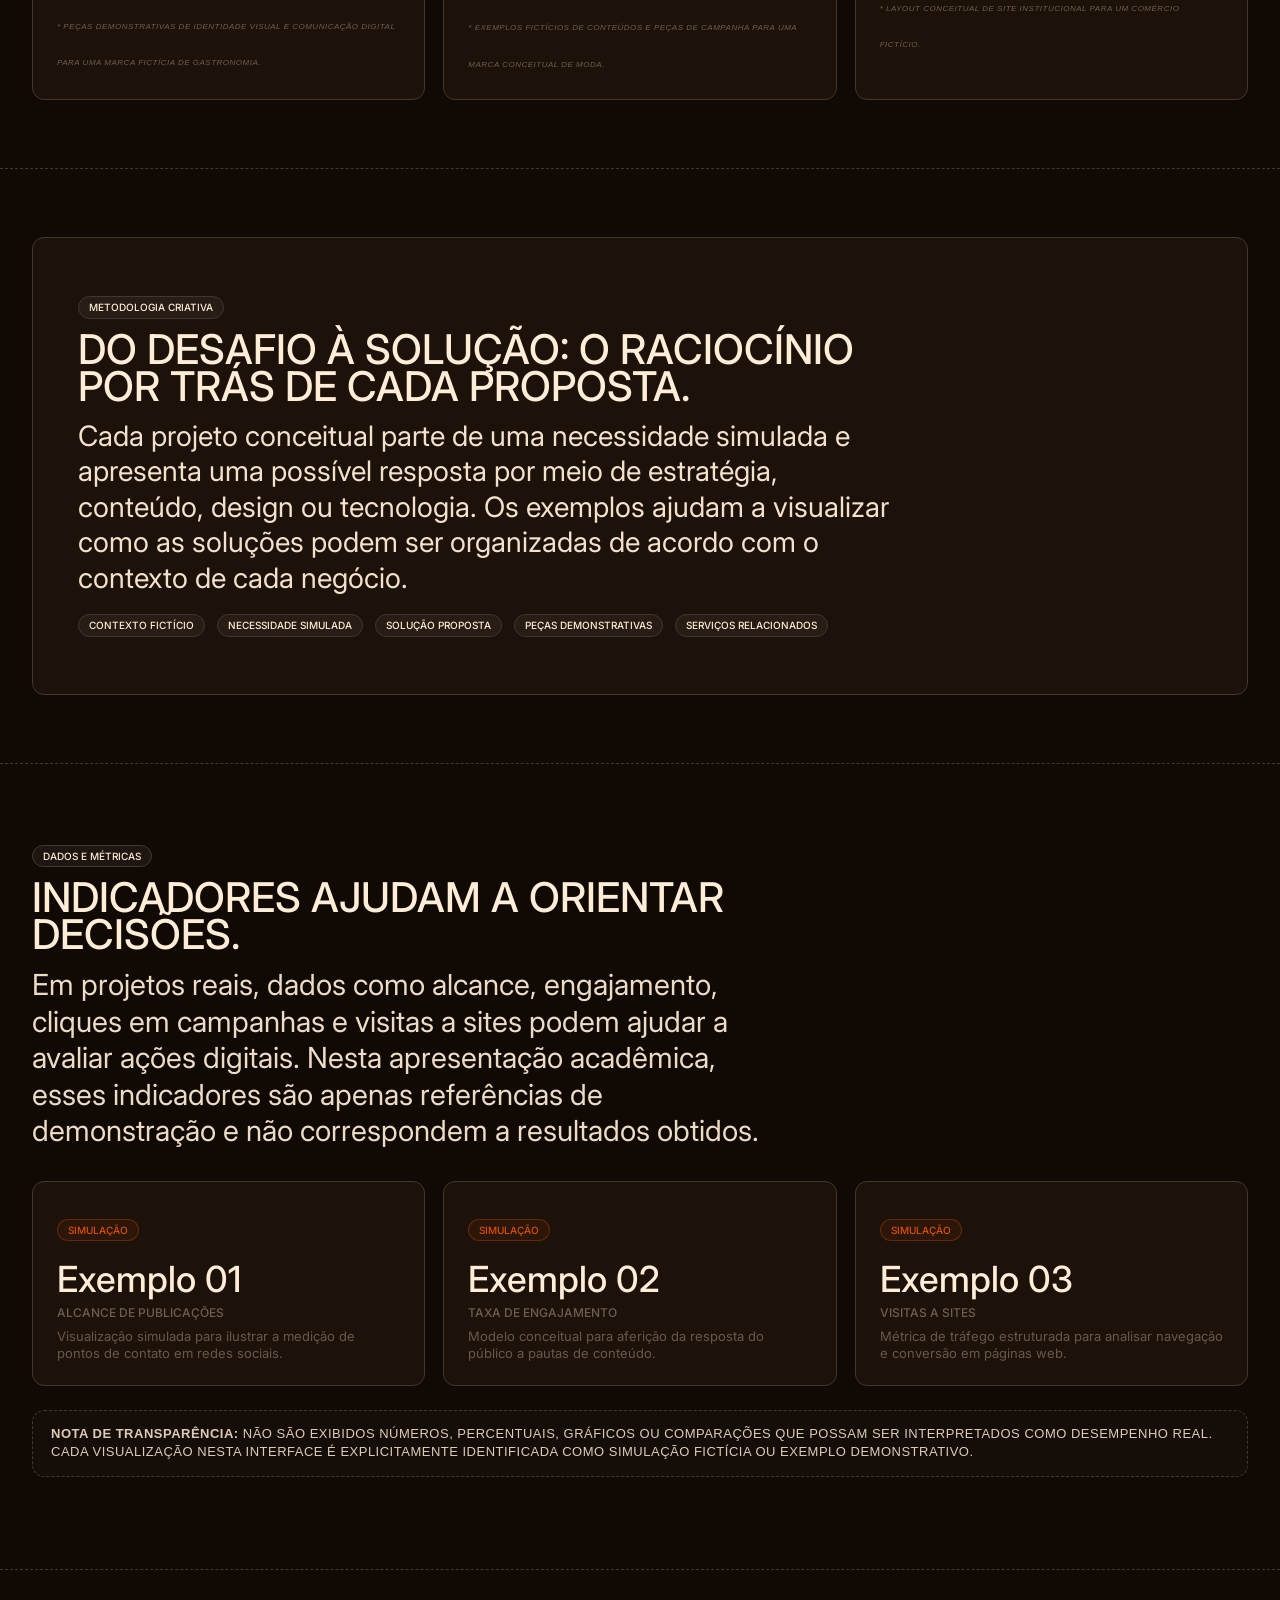
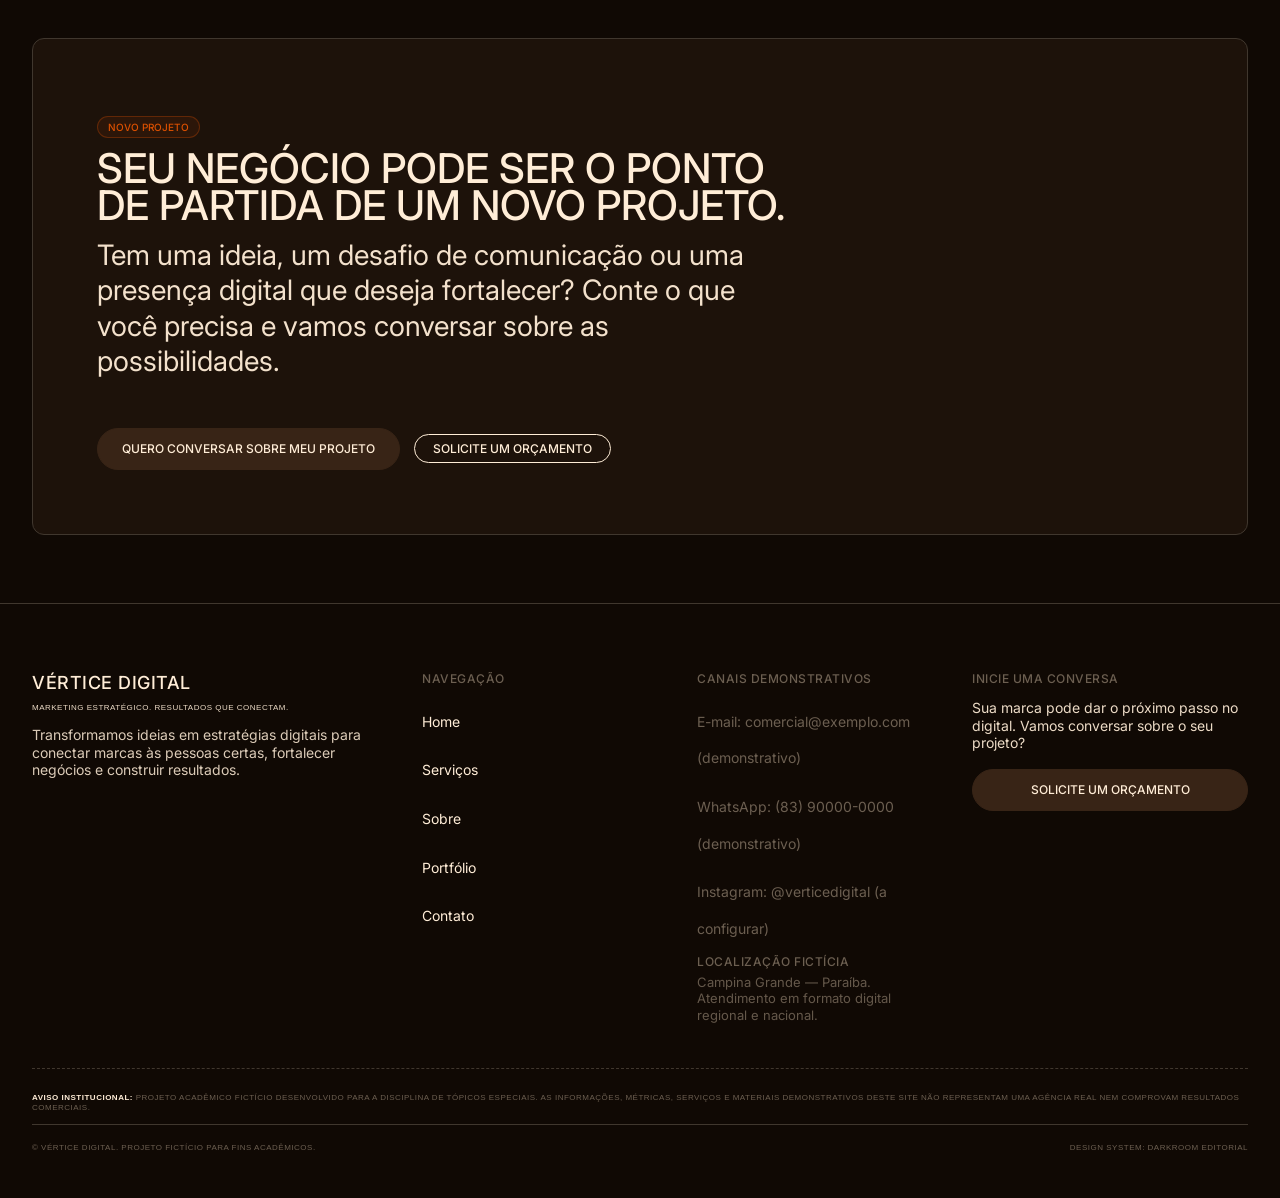
<file: public/portfolio.html>
<!DOCTYPE html>
<html lang="pt-BR">
<head>
  <meta charset="UTF-8">
  <meta name="viewport" content="width=device-width, initial-scale=1.0">
  <meta name="description" content="Portfólio da Vértice Digital — Projetos conceituais e cases demonstrativos de estratégia, branding, conteúdo e desenvolvimento web.">
  <title>Portfólio — Vértice Digital</title>
  <link rel="stylesheet" href="css/styles.css">
</head>
<body>
  <!-- Acessibilidade: Skip Link -->
  <a href="#conteudo-principal" class="skip-link">Pular para o conteúdo principal</a>

  <!-- Edge Branding — Vertical Sidebar Label (Rotated 90° text in right margin) -->
  <div class="vertical-sidebar-label" aria-hidden="true">VÉRTICE DIGITAL — MOD. 2026</div>

  <!-- Header Global -->
  <header class="site-header" role="banner">
    <div class="container header-container">
      <div class="site-brand">
        <a href="index.html" class="brand-wordmark" aria-label="Vértice Digital — Página Inicial">VÉRTICE DIGITAL</a>
        <span class="brand-tagline-micro">Marketing Estratégico</span>
      </div>

      <nav class="desktop-nav" aria-label="Menu principal">
        <ul class="nav-list">
          <li><a href="index.html" class="nav-link">Home</a></li>
          <li><a href="servicos.html" class="nav-link">Serviços</a></li>
          <li><a href="sobre.html" class="nav-link">Sobre</a></li>
          <li><a href="portfolio.html" class="nav-link">Portfólio</a></li>
          <li><a href="contato.html" class="nav-link">Contato</a></li>
        </ul>
      </nav>

      <div class="header-actions">
        <a href="contato.html" class="btn btn-pill-primary header-cta-desktop">Solicite um orçamento</a>
        <button type="button" class="mobile-nav-toggle" aria-expanded="false" aria-controls="menu-movel" aria-label="Abrir menu">
          Abrir menu
        </button>
      </div>
    </div>
  </header>

  <!-- Drawer de Navegação Mobile -->
  <div id="menu-movel" class="mobile-nav-drawer" role="dialog" aria-modal="true" aria-label="Menu móvel">
    <ul class="mobile-nav-list">
      <li><a href="index.html" class="mobile-nav-link">Home</a></li>
      <li><a href="servicos.html" class="mobile-nav-link">Serviços</a></li>
      <li><a href="sobre.html" class="mobile-nav-link">Sobre</a></li>
      <li><a href="portfolio.html" class="mobile-nav-link">Portfólio</a></li>
      <li><a href="contato.html" class="mobile-nav-link">Contato</a></li>
    </ul>
    <div class="mobile-nav-footer">
      <a href="contato.html" class="btn btn-pill-primary">Orçamento</a>
      <span class="micro-legal">Vértice Digital — Projeto fictício para fins acadêmicos</span>
    </div>
  </div>

  <!-- Conteúdo Principal -->
  <main id="conteudo-principal">

    <!-- 4.1 Apresentação do Portfólio & Transparência -->
    <section class="section-wrapper" aria-labelledby="portfolio-header-title">
      <div class="container">
        <div style="max-width: 820px;">
          <span class="tag-badge ember">Projetos Conceituais</span>
          <h1 id="portfolio-header-title" class="text-display">Ideias em prática: projetos para explorar possibilidades.</h1>
          <p class="lead-text">
            Este portfólio reúne exercícios conceituais que demonstram diferentes possibilidades de atuação em identidade visual, redes sociais, campanhas digitais e desenvolvimento de sites.
          </p>

          <!-- Aviso de Transparência em Destaque -->
          <div class="transparency-callout" style="margin-top: var(--spacing-24);">
            <div class="transparency-title">
              <svg width="12" height="12" viewBox="0 0 24 24" fill="none" stroke="currentColor" stroke-width="2" stroke-linecap="round" stroke-linejoin="round" aria-hidden="true"><circle cx="12" cy="12" r="10"></circle><line x1="12" y1="8" x2="12" y2="12"></line><line x1="12" y1="16" x2="12.01" y2="16"></line></svg>
              Aviso de transparência em destaque
            </div>
            <p>
              Todos os projetos, marcas e cenários apresentados nesta página são fictícios e foram criados para fins acadêmicos. Não representam clientes, contratos, campanhas executadas ou resultados comerciais reais.
            </p>
          </div>
        </div>
      </div>
    </section>

    <hr class="divider-dashed">

    <!-- 4.2 Categorias de Projetos & Filtros Interativos -->
    <section class="section-wrapper" aria-labelledby="filtros-title">
      <div class="container">
        <div style="margin-bottom: var(--spacing-24);">
          <span class="tag-badge">Categorias</span>
          <h2 id="filtros-title" class="text-heading-sm">Explore por área de atuação.</h2>
          <p style="font-size: 15px; color: var(--color-driftwood);">
            Selecione uma categoria para visualizar os projetos conceituais relacionados.
          </p>
        </div>

        <div class="portfolio-filter-bar" role="toolbar" aria-label="Filtros de projetos">
          <button type="button" class="btn btn-ghost-sm filter-btn active" data-filter="all">Todos os projetos</button>
          <button type="button" class="btn btn-ghost-sm filter-btn" data-filter="identidade">Identidade Visual</button>
          <button type="button" class="btn btn-ghost-sm filter-btn" data-filter="redes">Redes Sociais</button>
          <button type="button" class="btn btn-ghost-sm filter-btn" data-filter="campanhas">Campanhas Digitais</button>
          <button type="button" class="btn btn-ghost-sm filter-btn" data-filter="sites">Desenvolvimento de Sites</button>
        </div>

        <!-- 4.3 Galeria de Projetos & 4.4 Detalhamento dos Cases -->
        <div class="grid-3" id="portfolio-grid">

          <!-- Case 01: Gastronomia -->
          <article class="project-card project-filter-item" data-category="identidade redes">
            <div class="project-media-mockup">
              <div class="project-mockup-graphic">
                <div style="display: flex; justify-content: space-between;">
                  <span class="tag-badge" style="margin: 0; font-size: 9px;">Case 01</span>
                  <span class="micro-legal">Fictício</span>
                </div>
                <div>
                  <span style="font-family: var(--font-primary); font-size: 15px; font-weight: 500; display: block;">Sabor & Arte Bistrô</span>
                  <span class="micro-legal">Cenário Gastronomia</span>
                </div>
              </div>
            </div>
            <div class="project-card-content">
              <span class="tag-badge ember">Identidade Visual e Redes Sociais</span>
              <h3 class="text-heading-sm">Projeto conceitual 01 — Gastronomia</h3>
              <p class="micro-legal" style="color: var(--color-warm-cream); margin-bottom: var(--spacing-12);">
                Segmento: Gastronomia — cenário fictício
              </p>

              <div class="case-breakdown">
                <div>
                  <div class="case-item-label">Desafio Simulado</div>
                  <div class="case-item-text">
                    Imaginar uma apresentação visual mais consistente para um negócio fictício de gastronomia e organizar sua comunicação nas redes sociais.
                  </div>
                </div>

                <div>
                  <div class="case-item-label">Solução Conceitual</div>
                  <div class="case-item-text">
                    Proposta de identidade visual e organização de conteúdos para apresentar a personalidade do negócio e manter unidade entre as publicações.
                  </div>
                </div>

                <div>
                  <div class="case-item-label">O que este projeto demonstra</div>
                  <ul class="benefit-list" style="margin-top: 4px;">
                    <li style="font-size: 13px;">Construção de uma direção visual.</li>
                    <li style="font-size: 13px;">Aplicação de elementos de identidade em peças digitais.</li>
                    <li style="font-size: 13px;">Organização de conteúdos para redes sociais.</li>
                  </ul>
                </div>

                <div style="margin-top: var(--spacing-8);">
                  <span class="micro-legal" style="font-style: italic;">
                    * Peças demonstrativas de identidade visual e comunicação digital para uma marca fictícia de gastronomia.
                  </span>
                </div>
              </div>
            </div>
          </article>

          <!-- Case 02: Moda -->
          <article class="project-card project-filter-item" data-category="campanhas conteudo">
            <div class="project-media-mockup">
              <div class="project-mockup-graphic">
                <div style="display: flex; justify-content: space-between;">
                  <span class="tag-badge" style="margin: 0; font-size: 9px;">Case 02</span>
                  <span class="micro-legal">Fictício</span>
                </div>
                <div>
                  <span style="font-family: var(--font-primary); font-size: 15px; font-weight: 500; display: block;">Aura Coleções</span>
                  <span class="micro-legal">Cenário Moda</span>
                </div>
              </div>
            </div>
            <div class="project-card-content">
              <span class="tag-badge ember">Criação de Conteúdo e Campanhas Digitais</span>
              <h3 class="text-heading-sm">Projeto conceitual 02 — Moda</h3>
              <p class="micro-legal" style="color: var(--color-warm-cream); margin-bottom: var(--spacing-12);">
                Segmento: Moda — cenário fictício
              </p>

              <div class="case-breakdown">
                <div>
                  <div class="case-item-label">Desafio Simulado</div>
                  <div class="case-item-text">
                    Planejar uma comunicação digital para apresentar uma coleção fictícia e organizar conteúdos de divulgação.
                  </div>
                </div>

                <div>
                  <div class="case-item-label">Solução Conceitual</div>
                  <div class="case-item-text">
                    Exercício de planejamento de conteúdo e estruturação de uma campanha digital demonstrativa, com peças visuais e mensagens coerentes com a proposta da marca fictícia.
                  </div>
                </div>

                <div>
                  <div class="case-item-label">O que este projeto demonstra</div>
                  <ul class="benefit-list" style="margin-top: 4px;">
                    <li style="font-size: 13px;">Planejamento de pautas e mensagens.</li>
                    <li style="font-size: 13px;">Criação de peças para comunicação digital.</li>
                    <li style="font-size: 13px;">Organização conceitual de uma campanha.</li>
                  </ul>
                </div>

                <div style="margin-top: var(--spacing-8);">
                  <span class="micro-legal" style="font-style: italic;">
                    * Exemplos fictícios de conteúdos e peças de campanha para uma marca conceitual de moda.
                  </span>
                </div>
              </div>
            </div>
          </article>

          <!-- Case 03: Comércio Local -->
          <article class="project-card project-filter-item" data-category="sites">
            <div class="project-media-mockup">
              <div class="project-mockup-graphic">
                <div style="display: flex; justify-content: space-between;">
                  <span class="tag-badge" style="margin: 0; font-size: 9px;">Case 03</span>
                  <span class="micro-legal">Fictício</span>
                </div>
                <div>
                  <span style="font-family: var(--font-primary); font-size: 15px; font-weight: 500; display: block;">Empório Central</span>
                  <span class="micro-legal">Cenário Comércio Local</span>
                </div>
              </div>
            </div>
            <div class="project-card-content">
              <span class="tag-badge ember">Desenvolvimento de Sites</span>
              <h3 class="text-heading-sm">Projeto conceitual 03 — Comércio local</h3>
              <p class="micro-legal" style="color: var(--color-warm-cream); margin-bottom: var(--spacing-12);">
                Segmento: Comércio local — cenário fictício
              </p>

              <div class="case-breakdown">
                <div>
                  <div class="case-item-label">Desafio Simulado</div>
                  <div class="case-item-text">
                    Criar uma proposta de apresentação digital para um comércio fictício que precisa organizar informações sobre sua empresa, produtos e serviços.
                  </div>
                </div>

                <div>
                  <div class="case-item-label">Solução Conceitual</div>
                  <div class="case-item-text">
                    Estrutura demonstrativa de um site institucional, com navegação organizada, apresentação do negócio e caminhos para contato.
                  </div>
                </div>

                <div>
                  <div class="case-item-label">O que este projeto demonstra</div>
                  <ul class="benefit-list" style="margin-top: 4px;">
                    <li style="font-size: 13px;">Organização de páginas e informações.</li>
                    <li style="font-size: 13px;">Hierarquia de conteúdo e navegação.</li>
                    <li style="font-size: 13px;">Estrutura responsiva como diretriz de experiência.</li>
                  </ul>
                </div>

                <div style="margin-top: var(--spacing-8);">
                  <span class="micro-legal" style="font-style: italic;">
                    * Layout conceitual de site institucional para um comércio fictício.
                  </span>
                </div>
              </div>
            </div>
          </article>

        </div>

        <!-- Mensagem de lista vazia para filtros -->
        <div id="portfolio-empty-state" style="display: none; padding: var(--spacing-41) 0; text-align: left;">
          <p style="color: var(--color-driftwood);">Não encontramos projetos nesta categoria.</p>
        </div>

      </div>
    </section>

    <hr class="divider-dashed">

    <!-- 4.4 Detalhamento & Raciocínio -->
    <section class="section-wrapper" aria-labelledby="raciocinio-title">
      <div class="container">
        <div class="card-darkroom" style="padding: clamp(24px, 4vw, var(--spacing-45));">
          <div style="max-width: 820px;">
            <span class="tag-badge">Metodologia Criativa</span>
            <h2 id="raciocinio-title" class="text-heading">Do desafio à solução: o raciocínio por trás de cada proposta.</h2>
            <p class="lead-text">
              Cada projeto conceitual parte de uma necessidade simulada e apresenta uma possível resposta por meio de estratégia, conteúdo, design ou tecnologia. Os exemplos ajudam a visualizar como as soluções podem ser organizadas de acordo com o contexto de cada negócio.
            </p>
            <div style="display: flex; flex-wrap: wrap; gap: var(--spacing-12); margin-top: var(--spacing-18);">
              <span class="tag-badge">Contexto fictício</span>
              <span class="tag-badge">Necessidade simulada</span>
              <span class="tag-badge">Solução proposta</span>
              <span class="tag-badge">Peças demonstrativas</span>
              <span class="tag-badge">Serviços relacionados</span>
            </div>
          </div>
        </div>
      </div>
    </section>

    <hr class="divider-dashed">

    <!-- 4.5 Indicadores Demonstrativos -->
    <section class="section-wrapper" aria-labelledby="indicadores-portfolio-title">
      <div class="container">
        <div style="max-width: 760px; margin-bottom: var(--spacing-31);">
          <span class="tag-badge">Dados e Métricas</span>
          <h2 id="indicadores-portfolio-title" class="text-heading">Indicadores ajudam a orientar decisões.</h2>
          <p>
            Em projetos reais, dados como alcance, engajamento, cliques em campanhas e visitas a sites podem ajudar a avaliar ações digitais. Nesta apresentação acadêmica, esses indicadores são apenas referências de demonstração e não correspondem a resultados obtidos.
          </p>
        </div>

        <div class="grid-3">
          <div class="stat-box">
            <span class="tag-badge ember">Simulação</span>
            <div class="stat-value" style="font-size: 36px; margin-top: 8px;">Exemplo 01</div>
            <div class="stat-label">Alcance de Publicações</div>
            <p style="font-size: 13px; color: var(--color-driftwood); margin-top: 8px;">
              Visualização simulada para ilustrar a medição de pontos de contato em redes sociais.
            </p>
          </div>

          <div class="stat-box">
            <span class="tag-badge ember">Simulação</span>
            <div class="stat-value" style="font-size: 36px; margin-top: 8px;">Exemplo 02</div>
            <div class="stat-label">Taxa de Engajamento</div>
            <p style="font-size: 13px; color: var(--color-driftwood); margin-top: 8px;">
              Modelo conceitual para aferição da resposta do público a pautas de conteúdo.
            </p>
          </div>

          <div class="stat-box">
            <span class="tag-badge ember">Simulação</span>
            <div class="stat-value" style="font-size: 36px; margin-top: 8px;">Exemplo 03</div>
            <div class="stat-label">Visitas a Sites</div>
            <p style="font-size: 13px; color: var(--color-driftwood); margin-top: 8px;">
              Métrica de tráfego estruturada para analisar navegação e conversão em páginas web.
            </p>
          </div>
        </div>

        <div class="transparency-callout" style="margin-top: var(--spacing-24);">
          <p class="micro-legal">
            <strong>Nota de transparência:</strong> Não são exibidos números, percentuais, gráficos ou comparações que possam ser interpretados como desempenho real. Cada visualização nesta interface é explicitamente identificada como simulação fictícia ou exemplo demonstrativo.
          </p>
        </div>
      </div>
    </section>

    <hr class="divider-dashed">

    <!-- 4.6 Chamada para Desenvolver um Projeto -->
    <section class="section-wrapper" aria-labelledby="portfolio-cta-title">
      <div class="container">
        <div class="cta-banner">
          <div style="max-width: 700px;">
            <span class="tag-badge ember">Novo Projeto</span>
            <h2 id="portfolio-cta-title" class="text-heading">Seu negócio pode ser o ponto de partida de um novo projeto.</h2>
            <p class="lead-text">
              Tem uma ideia, um desafio de comunicação ou uma presença digital que deseja fortalecer? Conte o que você precisa e vamos conversar sobre as possibilidades.
            </p>
          </div>
          <div class="btn-group">
            <a href="contato.html" class="btn btn-pill-primary">Quero conversar sobre meu projeto</a>
            <a href="contato.html" class="btn btn-ghost-outline">Solicite um orçamento</a>
          </div>
        </div>
      </div>
    </section>

  </main>

  <!-- Footer Global -->
  <footer class="site-footer" role="contentinfo">
    <div class="container">
      <div class="footer-grid">
        <!-- Coluna 1: Marca & Assinatura -->
        <div>
          <div class="brand-wordmark" style="font-size: 18px; margin-bottom: var(--spacing-8);">VÉRTICE DIGITAL</div>
          <p class="micro-legal" style="color: var(--color-warm-cream); margin-bottom: var(--spacing-14);">
            Marketing estratégico. Resultados que conectam.
          </p>
          <p style="font-size: 14px; opacity: 0.85;">
            Transformamos ideias em estratégias digitais para conectar marcas às pessoas certas, fortalecer negócios e construir resultados.
          </p>
        </div>

        <div>
          <h3 class="footer-heading">Navegação</h3>
          <ul class="footer-nav-list">
            <li><a href="index.html" class="footer-nav-link">Home</a></li>
            <li><a href="servicos.html" class="footer-nav-link">Serviços</a></li>
            <li><a href="sobre.html" class="footer-nav-link">Sobre</a></li>
            <li><a href="portfolio.html" class="footer-nav-link">Portfólio</a></li>
            <li><a href="contato.html" class="footer-nav-link">Contato</a></li>
          </ul>
        </div>

        <div>
          <h3 class="footer-heading">Canais Demonstrativos</h3>
          <ul class="footer-nav-list">
            <li><span style="font-size: 14px; color: var(--color-driftwood);">E-mail: comercial@exemplo.com (demonstrativo)</span></li>
            <li><span style="font-size: 14px; color: var(--color-driftwood);">WhatsApp: (83) 90000-0000 (demonstrativo)</span></li>
            <li><span style="font-size: 14px; color: var(--color-driftwood);">Instagram: @verticedigital (a configurar)</span></li>
          </ul>
          <div style="margin-top: var(--spacing-14);">
            <h4 class="footer-heading" style="margin-bottom: 6px;">Localização Fictícia</h4>
            <p style="font-size: 13px; color: var(--color-driftwood);">
              Campina Grande — Paraíba. Atendimento em formato digital regional e nacional.
            </p>
          </div>
        </div>

        <div>
          <h3 class="footer-heading">Inicie uma Conversa</h3>
          <p style="font-size: 14px; margin-bottom: var(--spacing-14);">
            Sua marca pode dar o próximo passo no digital. Vamos conversar sobre o seu projeto?
          </p>
          <a href="contato.html" class="btn btn-pill-primary" style="width: 100%;">Solicite um orçamento</a>
        </div>
      </div>

      <div class="footer-academic-box">
        <div class="academic-notice">
          <strong>Aviso institucional:</strong> Projeto acadêmico fictício desenvolvido para a disciplina de Tópicos Especiais. As informações, métricas, serviços e materiais demonstrativos deste site não representam uma agência real nem comprovam resultados comerciais.
        </div>
        <div class="copyright-bar">
          <span class="micro-legal">© Vértice Digital. Projeto fictício para fins acadêmicos.</span>
          <span class="micro-legal">Design System: Darkroom Editorial</span>
        </div>
      </div>
    </div>
  </footer>

  <script src="js/main.js"></script>
</body>
</html>
</file>
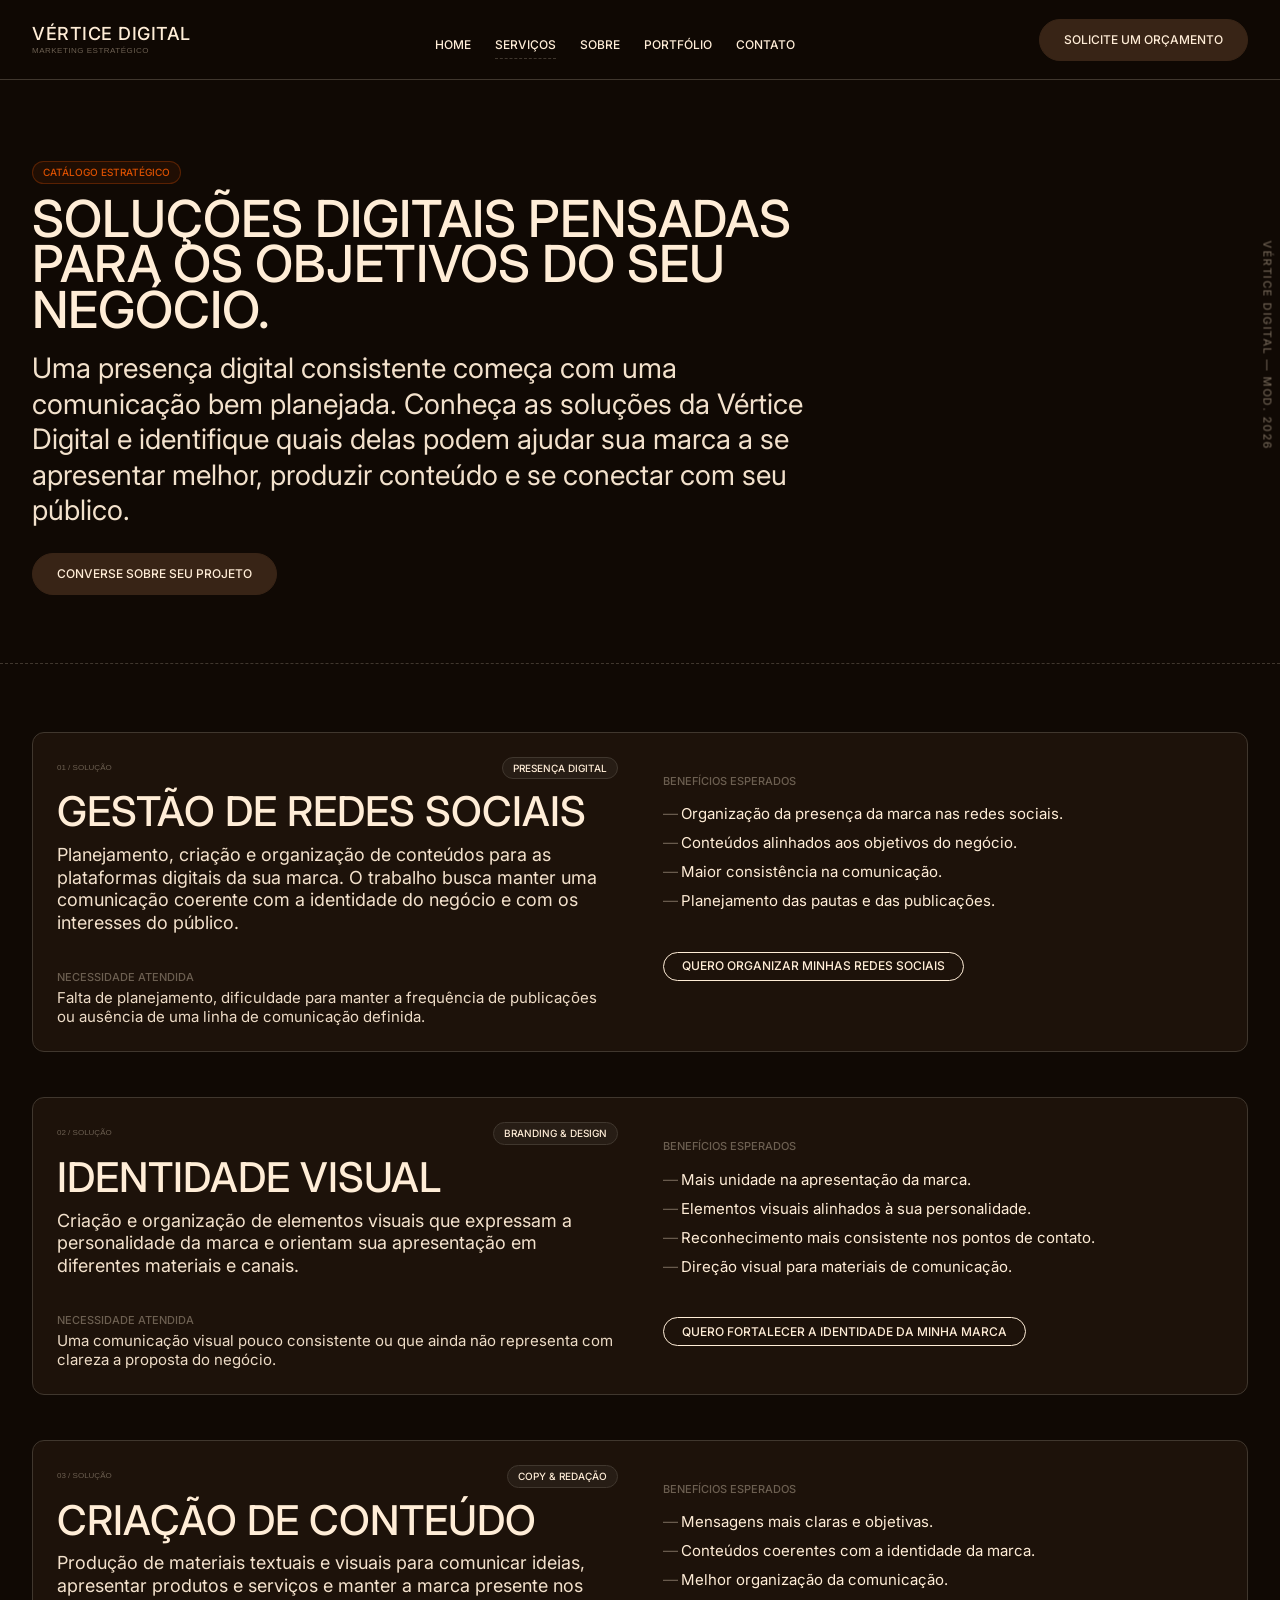
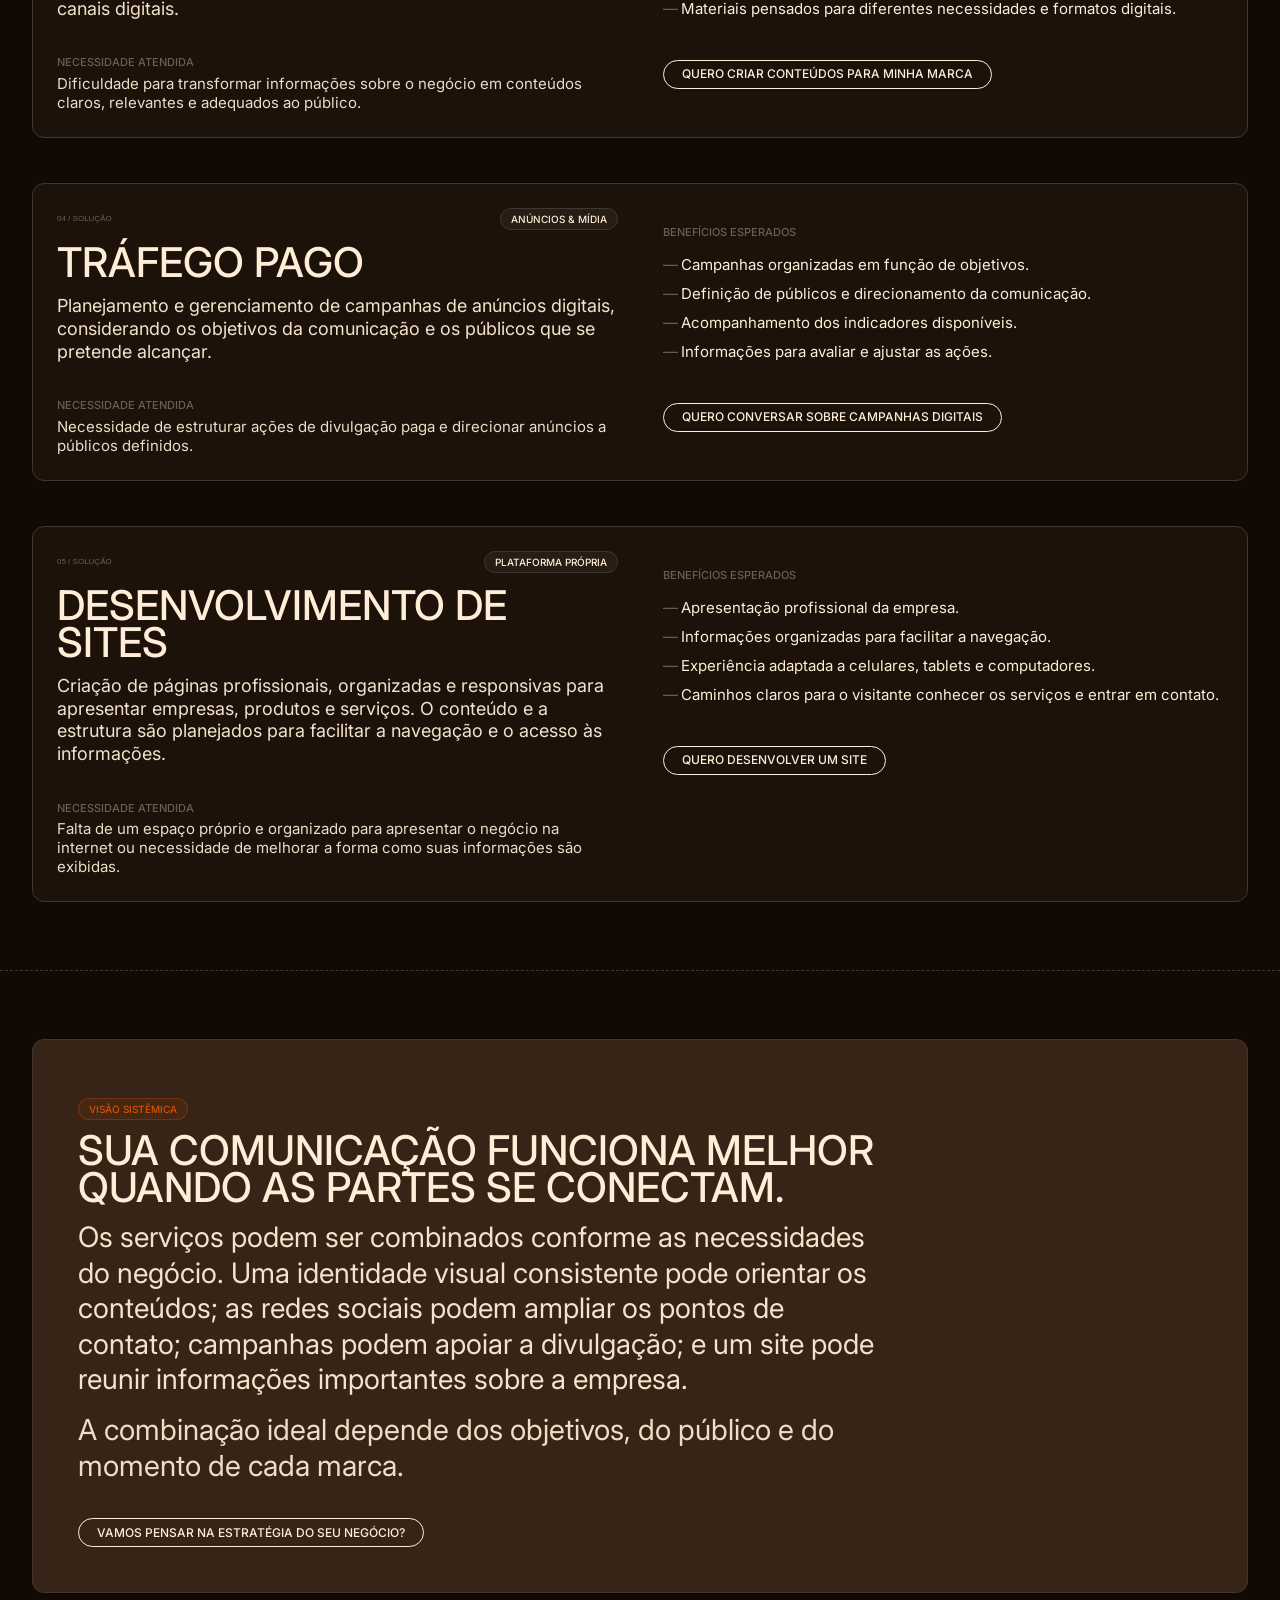
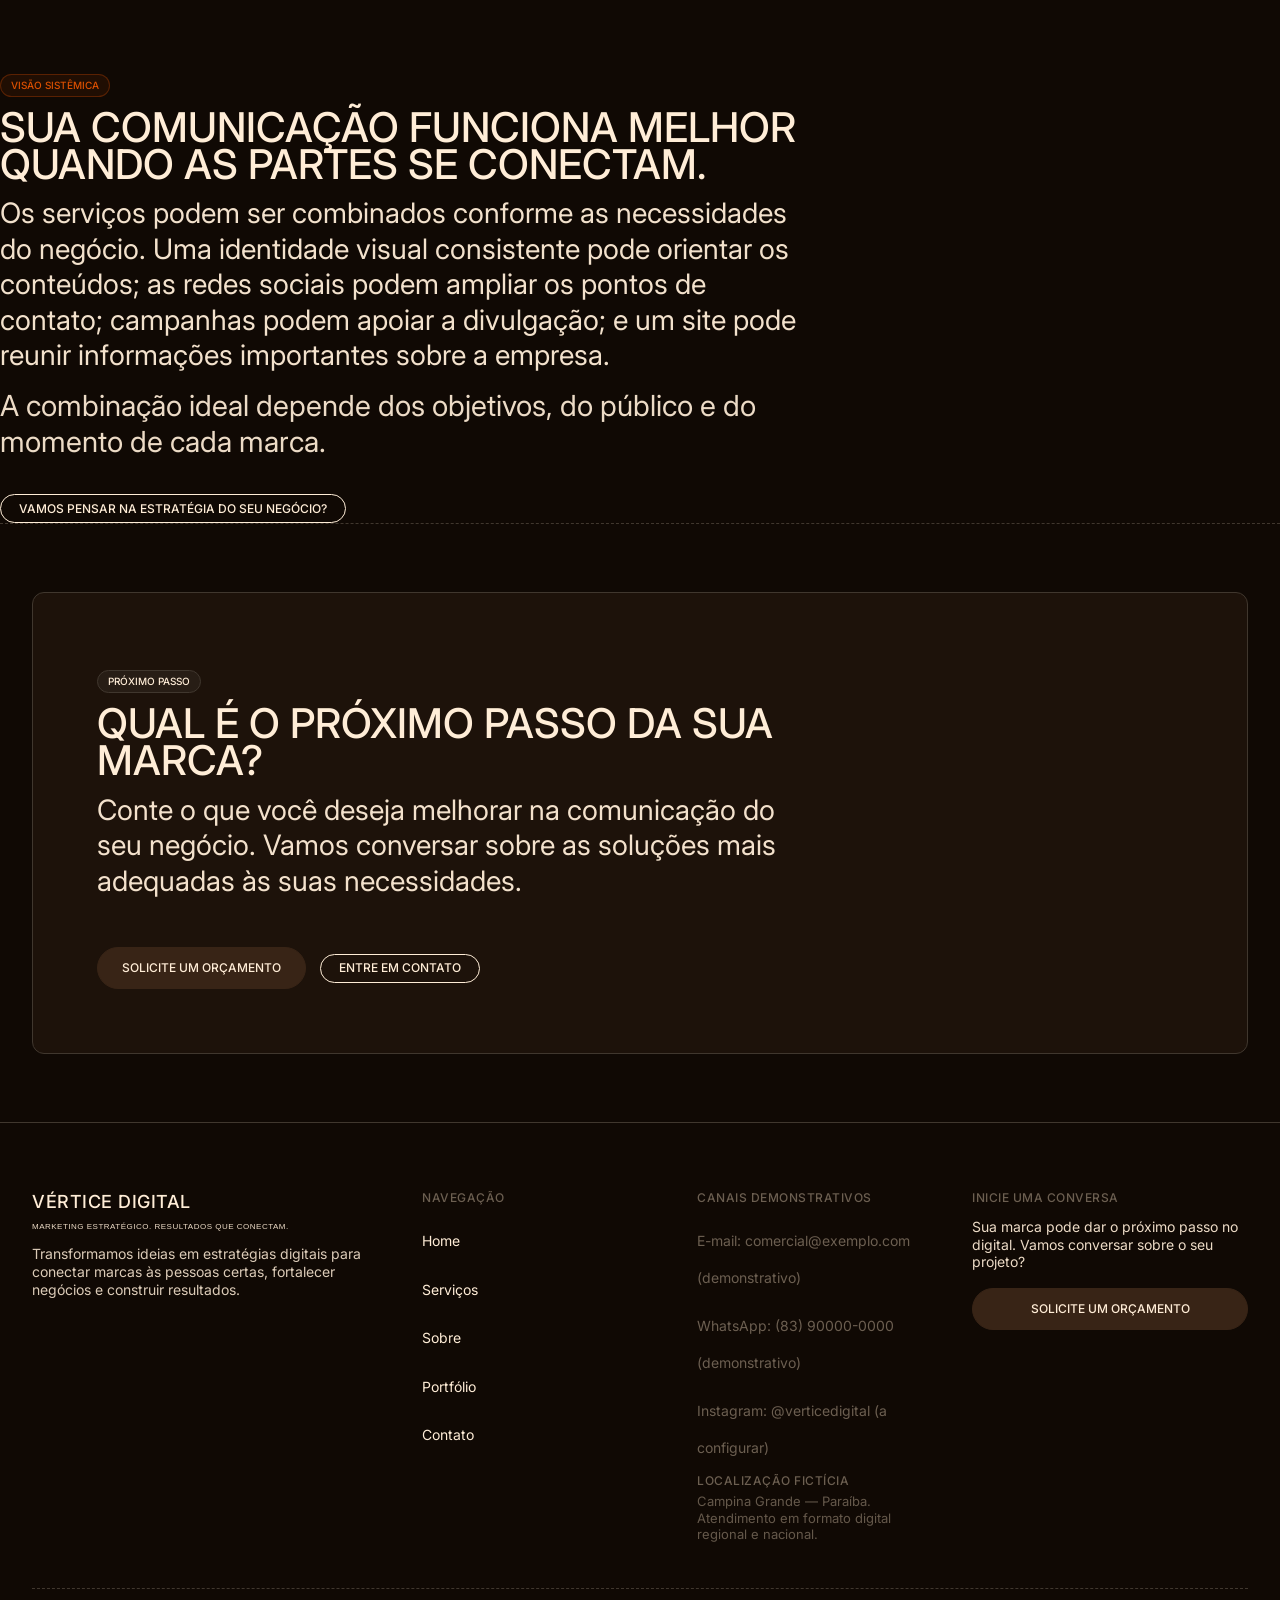
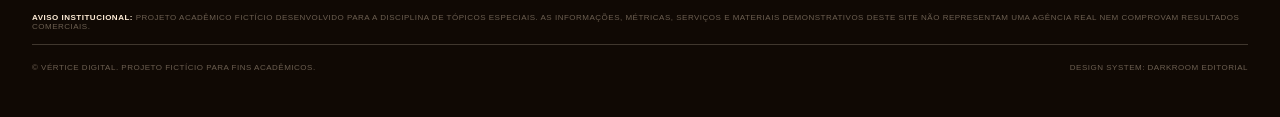
<file: public/servicos.html>
<!DOCTYPE html>
<html lang="pt-BR">
<head>
  <meta charset="UTF-8">
  <meta name="viewport" content="width=device-width, initial-scale=1.0">
  <meta name="description" content="Serviços da Vértice Digital — Redes sociais, identidade visual, criação de conteúdo, tráfego pago e desenvolvimento de sites.">
  <title>Serviços — Vértice Digital</title>
  <link rel="stylesheet" href="css/styles.css">
</head>
<body>
  <!-- Acessibilidade: Skip Link -->
  <a href="#conteudo-principal" class="skip-link">Pular para o conteúdo principal</a>

  <!-- Edge Branding — Vertical Sidebar Label (Rotated 90° text in right margin) -->
  <div class="vertical-sidebar-label" aria-hidden="true">VÉRTICE DIGITAL — MOD. 2026</div>

  <!-- Header Global -->
  <header class="site-header" role="banner">
    <div class="container header-container">
      <div class="site-brand">
        <a href="index.html" class="brand-wordmark" aria-label="Vértice Digital — Página Inicial">VÉRTICE DIGITAL</a>
        <span class="brand-tagline-micro">Marketing Estratégico</span>
      </div>

      <nav class="desktop-nav" aria-label="Menu principal">
        <ul class="nav-list">
          <li><a href="index.html" class="nav-link">Home</a></li>
          <li><a href="servicos.html" class="nav-link">Serviços</a></li>
          <li><a href="sobre.html" class="nav-link">Sobre</a></li>
          <li><a href="portfolio.html" class="nav-link">Portfólio</a></li>
          <li><a href="contato.html" class="nav-link">Contato</a></li>
        </ul>
      </nav>

      <div class="header-actions">
        <a href="contato.html" class="btn btn-pill-primary header-cta-desktop">Solicite um orçamento</a>
        <button type="button" class="mobile-nav-toggle" aria-expanded="false" aria-controls="menu-movel" aria-label="Abrir menu">
          Abrir menu
        </button>
      </div>
    </div>
  </header>

  <!-- Drawer de Navegação Mobile -->
  <div id="menu-movel" class="mobile-nav-drawer" role="dialog" aria-modal="true" aria-label="Menu móvel">
    <ul class="mobile-nav-list">
      <li><a href="index.html" class="mobile-nav-link">Home</a></li>
      <li><a href="servicos.html" class="mobile-nav-link">Serviços</a></li>
      <li><a href="sobre.html" class="mobile-nav-link">Sobre</a></li>
      <li><a href="portfolio.html" class="mobile-nav-link">Portfólio</a></li>
      <li><a href="contato.html" class="mobile-nav-link">Contato</a></li>
    </ul>
    <div class="mobile-nav-footer">
      <a href="contato.html" class="btn btn-pill-primary">Orçamento</a>
      <span class="micro-legal">Vértice Digital — Projeto fictício para fins acadêmicos</span>
    </div>
  </div>

  <!-- Conteúdo Principal -->
  <main id="conteudo-principal">

    <!-- 2.1 Apresentação da Página -->
    <section class="section-wrapper" aria-labelledby="servicos-header-title">
      <div class="container">
        <div style="max-width: 820px;">
          <span class="tag-badge ember">Catálogo Estratégico</span>
          <h1 id="servicos-header-title" class="text-display">Soluções digitais pensadas para os objetivos do seu negócio.</h1>
          <p class="lead-text">
            Uma presença digital consistente começa com uma comunicação bem planejada. Conheça as soluções da Vértice Digital e identifique quais delas podem ajudar sua marca a se apresentar melhor, produzir conteúdo e se conectar com seu público.
          </p>
          <div class="btn-group">
            <a href="contato.html" class="btn btn-pill-primary">Converse sobre seu projeto</a>
          </div>
        </div>
      </div>
    </section>

    <hr class="divider-dashed">

    <!-- Seção de Serviços Detalhados -->
    <section class="section-wrapper" aria-label="Lista detalhada de soluções">
      <div class="container" style="display: flex; flex-direction: column; gap: var(--spacing-45);">

        <!-- 2.2 Gestão de Redes Sociais -->
        <article id="gestao-redes-sociais" class="service-feature-card">
          <div class="grid-2" style="align-items: start; gap: clamp(24px, 4vw, var(--spacing-45));">
            <div>
              <div class="service-card-meta">
                <span class="service-card-index">01 / Solução</span>
                <span class="tag-badge" style="margin: 0;">Presença Digital</span>
              </div>
              <h2 class="text-heading">Gestão de Redes Sociais</h2>
              <p class="lead-text" style="font-size: 18px;">
                Planejamento, criação e organização de conteúdos para as plataformas digitais da sua marca. O trabalho busca manter uma comunicação coerente com a identidade do negócio e com os interesses do público.
              </p>
              <div style="margin-top: var(--spacing-18);">
                <span class="service-detail-title">Necessidade Atendida</span>
                <p style="font-size: 15px;">Falta de planejamento, dificuldade para manter a frequência de publicações ou ausência de uma linha de comunicação definida.</p>
              </div>
            </div>

            <div>
              <span class="service-detail-title">Benefícios Esperados</span>
              <ul class="benefit-list">
                <li>Organização da presença da marca nas redes sociais.</li>
                <li>Conteúdos alinhados aos objetivos do negócio.</li>
                <li>Maior consistência na comunicação.</li>
                <li>Planejamento das pautas e das publicações.</li>
              </ul>
              <div style="margin-top: var(--spacing-31);">
                <a href="contato.html?servico=redes" class="btn btn-ghost-outline">Quero organizar minhas redes sociais</a>
              </div>
            </div>
          </div>
        </article>

        <!-- 2.3 Identidade Visual -->
        <article id="identidade-visual" class="service-feature-card">
          <div class="grid-2" style="align-items: start; gap: clamp(24px, 4vw, var(--spacing-45));">
            <div>
              <div class="service-card-meta">
                <span class="service-card-index">02 / Solução</span>
                <span class="tag-badge" style="margin: 0;">Branding & Design</span>
              </div>
              <h2 class="text-heading">Identidade Visual</h2>
              <p class="lead-text" style="font-size: 18px;">
                Criação e organização de elementos visuais que expressam a personalidade da marca e orientam sua apresentação em diferentes materiais e canais.
              </p>
              <div style="margin-top: var(--spacing-18);">
                <span class="service-detail-title">Necessidade Atendida</span>
                <p style="font-size: 15px;">Uma comunicação visual pouco consistente ou que ainda não representa com clareza a proposta do negócio.</p>
              </div>
            </div>

            <div>
              <span class="service-detail-title">Benefícios Esperados</span>
              <ul class="benefit-list">
                <li>Mais unidade na apresentação da marca.</li>
                <li>Elementos visuais alinhados à sua personalidade.</li>
                <li>Reconhecimento mais consistente nos pontos de contato.</li>
                <li>Direção visual para materiais de comunicação.</li>
              </ul>
              <div style="margin-top: var(--spacing-31);">
                <a href="contato.html?servico=identidade" class="btn btn-ghost-outline">Quero fortalecer a identidade da minha marca</a>
              </div>
            </div>
          </div>
        </article>

        <!-- 2.4 Criação de Conteúdo -->
        <article id="criacao-conteudo" class="service-feature-card">
          <div class="grid-2" style="align-items: start; gap: clamp(24px, 4vw, var(--spacing-45));">
            <div>
              <div class="service-card-meta">
                <span class="service-card-index">03 / Solução</span>
                <span class="tag-badge" style="margin: 0;">Copy & Redação</span>
              </div>
              <h2 class="text-heading">Criação de Conteúdo</h2>
              <p class="lead-text" style="font-size: 18px;">
                Produção de materiais textuais e visuais para comunicar ideias, apresentar produtos e serviços e manter a marca presente nos canais digitais.
              </p>
              <div style="margin-top: var(--spacing-18);">
                <span class="service-detail-title">Necessidade Atendida</span>
                <p style="font-size: 15px;">Dificuldade para transformar informações sobre o negócio em conteúdos claros, relevantes e adequados ao público.</p>
              </div>
            </div>

            <div>
              <span class="service-detail-title">Benefícios Esperados</span>
              <ul class="benefit-list">
                <li>Mensagens mais claras e objetivas.</li>
                <li>Conteúdos coerentes com a identidade da marca.</li>
                <li>Melhor organização da comunicação.</li>
                <li>Materiais pensados para diferentes necessidades e formatos digitais.</li>
              </ul>
              <div style="margin-top: var(--spacing-31);">
                <a href="contato.html?servico=conteudo" class="btn btn-ghost-outline">Quero criar conteúdos para minha marca</a>
              </div>
            </div>
          </div>
        </article>

        <!-- 2.5 Tráfego Pago -->
        <article id="trafego-pago" class="service-feature-card">
          <div class="grid-2" style="align-items: start; gap: clamp(24px, 4vw, var(--spacing-45));">
            <div>
              <div class="service-card-meta">
                <span class="service-card-index">04 / Solução</span>
                <span class="tag-badge" style="margin: 0;">Anúncios & Mídia</span>
              </div>
              <h2 class="text-heading">Tráfego Pago</h2>
              <p class="lead-text" style="font-size: 18px;">
                Planejamento e gerenciamento de campanhas de anúncios digitais, considerando os objetivos da comunicação e os públicos que se pretende alcançar.
              </p>
              <div style="margin-top: var(--spacing-18);">
                <span class="service-detail-title">Necessidade Atendida</span>
                <p style="font-size: 15px;">Necessidade de estruturar ações de divulgação paga e direcionar anúncios a públicos definidos.</p>
              </div>
            </div>

            <div>
              <span class="service-detail-title">Benefícios Esperados</span>
              <ul class="benefit-list">
                <li>Campanhas organizadas em função de objetivos.</li>
                <li>Definição de públicos e direcionamento da comunicação.</li>
                <li>Acompanhamento dos indicadores disponíveis.</li>
                <li>Informações para avaliar e ajustar as ações.</li>
              </ul>
              <div style="margin-top: var(--spacing-31);">
                <a href="contato.html?servico=trafego" class="btn btn-ghost-outline">Quero conversar sobre campanhas digitais</a>
              </div>
            </div>
          </div>
        </article>

        <!-- 2.6 Desenvolvimento de Sites -->
        <article id="desenvolvimento-sites" class="service-feature-card">
          <div class="grid-2" style="align-items: start; gap: clamp(24px, 4vw, var(--spacing-45));">
            <div>
              <div class="service-card-meta">
                <span class="service-card-index">05 / Solução</span>
                <span class="tag-badge" style="margin: 0;">Plataforma Própria</span>
              </div>
              <h2 class="text-heading">Desenvolvimento de Sites</h2>
              <p class="lead-text" style="font-size: 18px;">
                Criação de páginas profissionais, organizadas e responsivas para apresentar empresas, produtos e serviços. O conteúdo e a estrutura são planejados para facilitar a navegação e o acesso às informações.
              </p>
              <div style="margin-top: var(--spacing-18);">
                <span class="service-detail-title">Necessidade Atendida</span>
                <p style="font-size: 15px;">Falta de um espaço próprio e organizado para apresentar o negócio na internet ou necessidade de melhorar a forma como suas informações são exibidas.</p>
              </div>
            </div>

            <div>
              <span class="service-detail-title">Benefícios Esperados</span>
              <ul class="benefit-list">
                <li>Apresentação profissional da empresa.</li>
                <li>Informações organizadas para facilitar a navegação.</li>
                <li>Experiência adaptada a celulares, tablets e computadores.</li>
                <li>Caminhos claros para o visitante conhecer os serviços e entrar em contato.</li>
              </ul>
              <div style="margin-top: var(--spacing-31);">
                <a href="contato.html?servico=sites" class="btn btn-ghost-outline">Quero desenvolver um site</a>
              </div>
            </div>
          </div>
        </article>

      </div>
    </section>

    <hr class="divider-dashed">

    <!-- 2.7 Soluções Integradas -->
    <section class="section-wrapper" aria-labelledby="solucoes-integradas-title">
      <div class="container">
        <div class="card-darkroom" style="padding: clamp(24px, 4vw, var(--spacing-45)); background-color: var(--surface-elevated);">
          <div style="max-width: 800px;">
            <span class="tag-badge ember">Visão Sistêmica</span>
            <h2 id="solucoes-integradas-title" class="text-heading">Sua comunicação funciona melhor quando as partes se conectam.</h2>
            <p class="lead-text">
              Os serviços podem ser combinados conforme as necessidades do negócio. Uma identidade visual consistente pode orientar os conteúdos; as redes sociais podem ampliar os pontos de contato; campanhas podem apoiar a divulgação; e um site pode reunir informações importantes sobre a empresa.
            </p>
            <p>
              A combinação ideal depende dos objetivos, do público e do momento de cada marca.
            </p>
            <div style="margin-top: var(--spacing-24);">
              <a href="contato.html" class="btn btn-ghost-outline">Vamos pensar na estratégia do seu negócio?</a>
            </div>
          </div>
        </div>
      </div>
    </section>
          <div style="max-width: 800px;">
            <span class="tag-badge ember">Visão Sistêmica</span>
            <h2 id="solucoes-integradas-title" class="text-heading">Sua comunicação funciona melhor quando as partes se conectam.</h2>
            <p class="lead-text">
              Os serviços podem ser combinados conforme as necessidades do negócio. Uma identidade visual consistente pode orientar os conteúdos; as redes sociais podem ampliar os pontos de contato; campanhas podem apoiar a divulgação; e um site pode reunir informações importantes sobre a empresa.
            </p>
            <p>
              A combinação ideal depende dos objetivos, do público e do momento de cada marca.
            </p>
            <div style="margin-top: var(--spacing-24);">
              <a href="contato.html" class="btn btn-ghost-outline">Vamos pensar na estratégia do seu negócio?</a>
            </div>
          </div>
        </div>
      </div>
    </section>

    <hr class="divider-dashed">

    <!-- 2.8 Chamada para Orçamento -->
    <section class="section-wrapper" aria-labelledby="orcamento-cta-title">
      <div class="container">
        <div class="cta-banner">
          <div style="max-width: 700px;">
            <span class="tag-badge">Próximo Passo</span>
            <h2 id="orcamento-cta-title" class="text-heading">Qual é o próximo passo da sua marca?</h2>
            <p class="lead-text">
              Conte o que você deseja melhorar na comunicação do seu negócio. Vamos conversar sobre as soluções mais adequadas às suas necessidades.
            </p>
          </div>
          <div class="btn-group">
            <a href="contato.html" class="btn btn-pill-primary">Solicite um orçamento</a>
            <a href="contato.html" class="btn btn-ghost-outline">Entre em contato</a>
          </div>
        </div>
      </div>
    </section>

  </main>

  <!-- Footer Global -->
  <footer class="site-footer" role="contentinfo">
    <div class="container">
      <div class="footer-grid">
        <!-- Coluna 1: Marca & Assinatura -->
        <div>
          <div class="brand-wordmark" style="font-size: 18px; margin-bottom: var(--spacing-8);">VÉRTICE DIGITAL</div>
          <p class="micro-legal" style="color: var(--color-warm-cream); margin-bottom: var(--spacing-14);">
            Marketing estratégico. Resultados que conectam.
          </p>
          <p style="font-size: 14px; opacity: 0.85;">
            Transformamos ideias em estratégias digitais para conectar marcas às pessoas certas, fortalecer negócios e construir resultados.
          </p>
        </div>

        <div>
          <h3 class="footer-heading">Navegação</h3>
          <ul class="footer-nav-list">
            <li><a href="index.html" class="footer-nav-link">Home</a></li>
            <li><a href="servicos.html" class="footer-nav-link">Serviços</a></li>
            <li><a href="sobre.html" class="footer-nav-link">Sobre</a></li>
            <li><a href="portfolio.html" class="footer-nav-link">Portfólio</a></li>
            <li><a href="contato.html" class="footer-nav-link">Contato</a></li>
          </ul>
        </div>

        <div>
          <h3 class="footer-heading">Canais Demonstrativos</h3>
          <ul class="footer-nav-list">
            <li><span style="font-size: 14px; color: var(--color-driftwood);">E-mail: comercial@exemplo.com (demonstrativo)</span></li>
            <li><span style="font-size: 14px; color: var(--color-driftwood);">WhatsApp: (83) 90000-0000 (demonstrativo)</span></li>
            <li><span style="font-size: 14px; color: var(--color-driftwood);">Instagram: @verticedigital (a configurar)</span></li>
          </ul>
          <div style="margin-top: var(--spacing-14);">
            <h4 class="footer-heading" style="margin-bottom: 6px;">Localização Fictícia</h4>
            <p style="font-size: 13px; color: var(--color-driftwood);">
              Campina Grande — Paraíba. Atendimento em formato digital regional e nacional.
            </p>
          </div>
        </div>

        <div>
          <h3 class="footer-heading">Inicie uma Conversa</h3>
          <p style="font-size: 14px; margin-bottom: var(--spacing-14);">
            Sua marca pode dar o próximo passo no digital. Vamos conversar sobre o seu projeto?
          </p>
          <a href="contato.html" class="btn btn-pill-primary" style="width: 100%;">Solicite um orçamento</a>
        </div>
      </div>

      <div class="footer-academic-box">
        <div class="academic-notice">
          <strong>Aviso institucional:</strong> Projeto acadêmico fictício desenvolvido para a disciplina de Tópicos Especiais. As informações, métricas, serviços e materiais demonstrativos deste site não representam uma agência real nem comprovam resultados comerciais.
        </div>
        <div class="copyright-bar">
          <span class="micro-legal">© Vértice Digital. Projeto fictício para fins acadêmicos.</span>
          <span class="micro-legal">Design System: Darkroom Editorial</span>
        </div>
      </div>
    </div>
  </footer>

  <script src="js/main.js"></script>
</body>
</html>
</file>
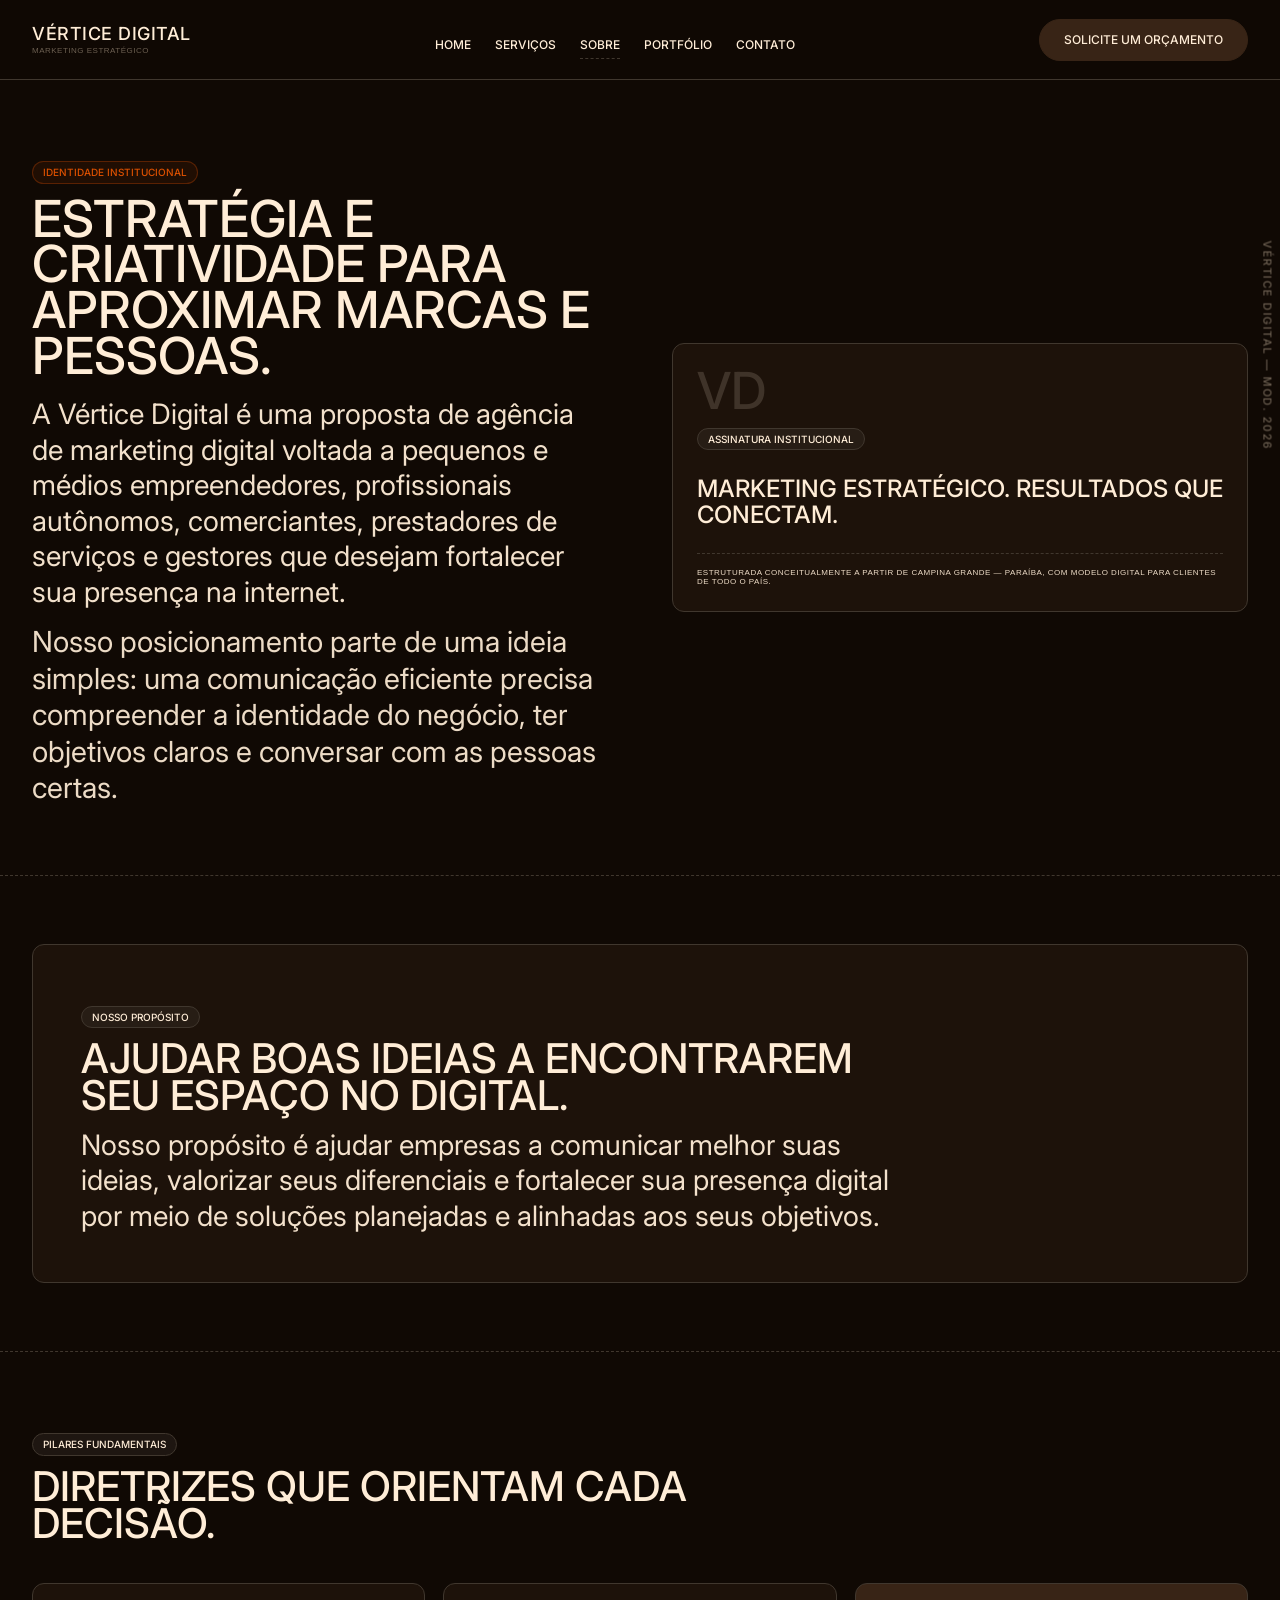
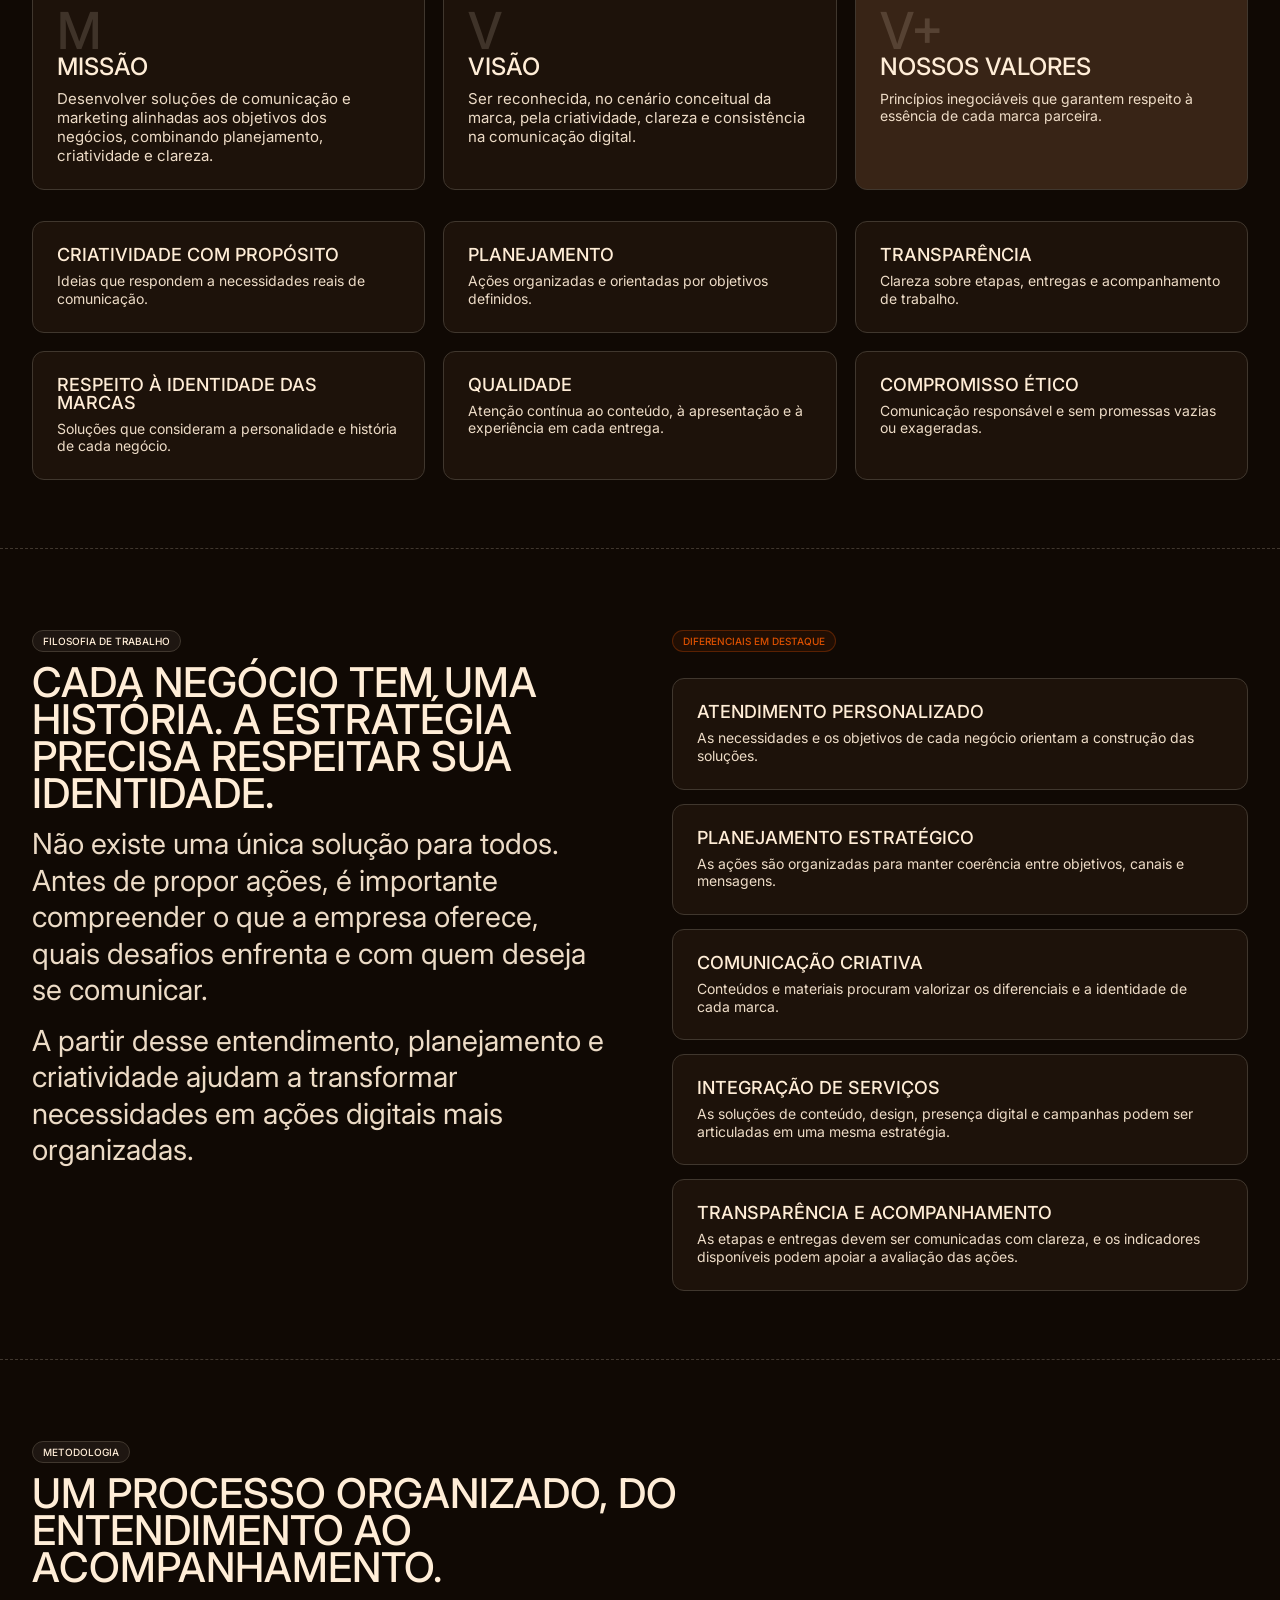
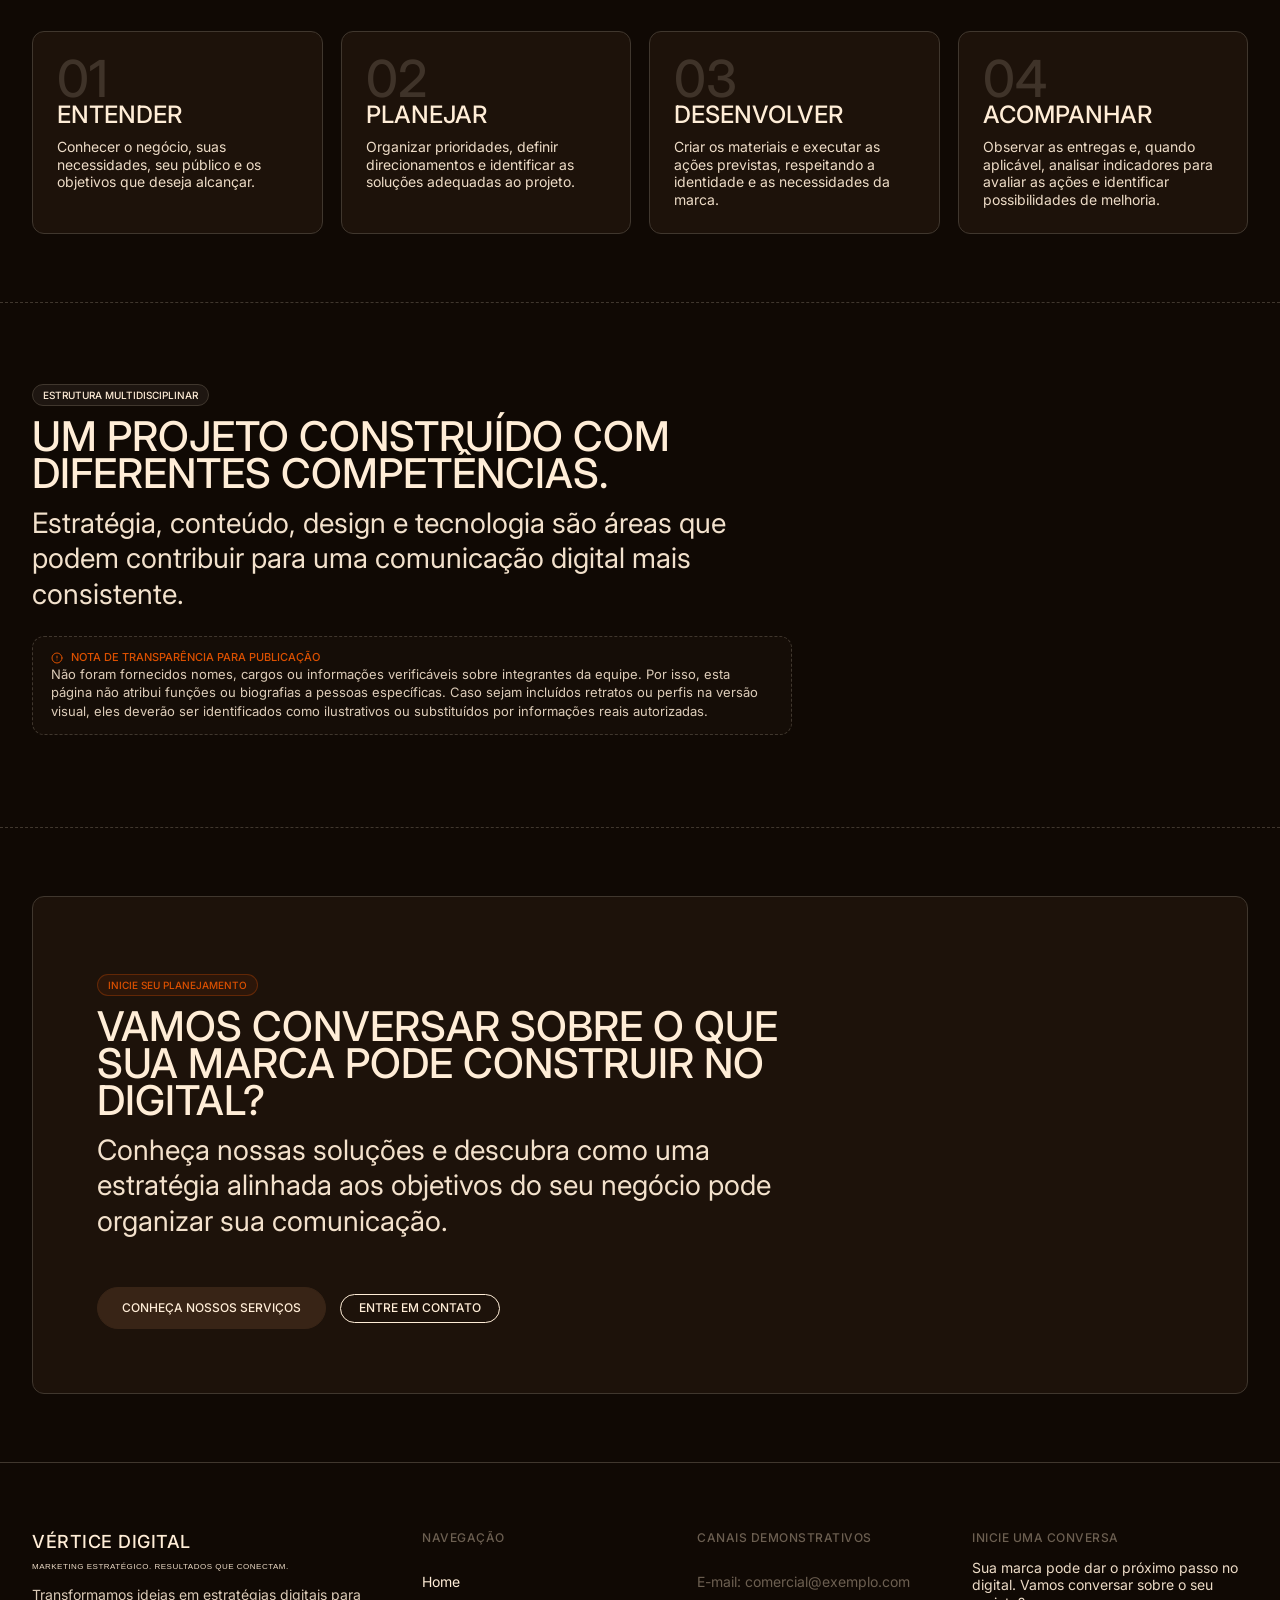
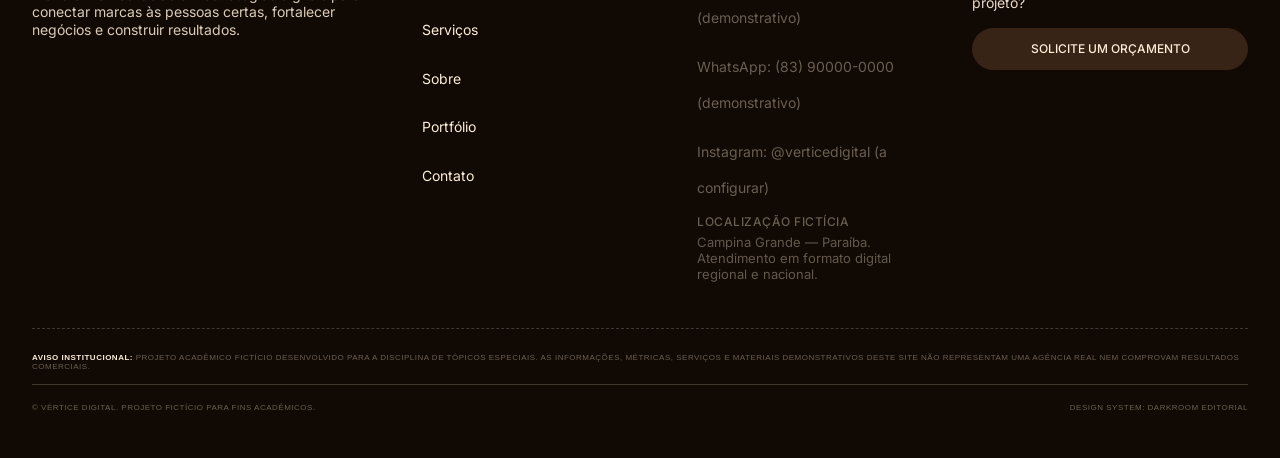
<file: public/sobre.html>
<!DOCTYPE html>
<html lang="pt-BR">
<head>
  <meta charset="UTF-8">
  <meta name="viewport" content="width=device-width, initial-scale=1.0">
  <meta name="description" content="Sobre a Vértice Digital — Conheça nosso propósito, missão, metodologia de trabalho e visão estratégica para a presença digital.">
  <title>Sobre Nós — Vértice Digital</title>
  <link rel="stylesheet" href="css/styles.css">
</head>
<body>
  <!-- Acessibilidade: Skip Link -->
  <a href="#conteudo-principal" class="skip-link">Pular para o conteúdo principal</a>

  <!-- Edge Branding — Vertical Sidebar Label (Rotated 90° text in right margin) -->
  <div class="vertical-sidebar-label" aria-hidden="true">VÉRTICE DIGITAL — MOD. 2026</div>

  <!-- Header Global -->
  <header class="site-header" role="banner">
    <div class="container header-container">
      <div class="site-brand">
        <a href="index.html" class="brand-wordmark" aria-label="Vértice Digital — Página Inicial">VÉRTICE DIGITAL</a>
        <span class="brand-tagline-micro">Marketing Estratégico</span>
      </div>

      <nav class="desktop-nav" aria-label="Menu principal">
        <ul class="nav-list">
          <li><a href="index.html" class="nav-link">Home</a></li>
          <li><a href="servicos.html" class="nav-link">Serviços</a></li>
          <li><a href="sobre.html" class="nav-link">Sobre</a></li>
          <li><a href="portfolio.html" class="nav-link">Portfólio</a></li>
          <li><a href="contato.html" class="nav-link">Contato</a></li>
        </ul>
      </nav>

      <div class="header-actions">
        <a href="contato.html" class="btn btn-pill-primary header-cta-desktop">Solicite um orçamento</a>
        <button type="button" class="mobile-nav-toggle" aria-expanded="false" aria-controls="menu-movel" aria-label="Abrir menu">
          Abrir menu
        </button>
      </div>
    </div>
  </header>

  <!-- Drawer de Navegação Mobile -->
  <div id="menu-movel" class="mobile-nav-drawer" role="dialog" aria-modal="true" aria-label="Menu móvel">
    <ul class="mobile-nav-list">
      <li><a href="index.html" class="mobile-nav-link">Home</a></li>
      <li><a href="servicos.html" class="mobile-nav-link">Serviços</a></li>
      <li><a href="sobre.html" class="mobile-nav-link">Sobre</a></li>
      <li><a href="portfolio.html" class="mobile-nav-link">Portfólio</a></li>
      <li><a href="contato.html" class="mobile-nav-link">Contato</a></li>
    </ul>
    <div class="mobile-nav-footer">
      <a href="contato.html" class="btn btn-pill-primary">Orçamento</a>
      <span class="micro-legal">Vértice Digital — Projeto fictício para fins acadêmicos</span>
    </div>
  </div>

  <!-- Conteúdo Principal -->
  <main id="conteudo-principal">

    <!-- 3.1 Apresentação Institucional -->
    <section class="section-wrapper" aria-labelledby="sobre-header-title">
      <div class="container">
        <div class="grid-2" style="align-items: center; gap: clamp(32px, 5vw, 64px);">
          <div>
            <span class="tag-badge ember">Identidade Institucional</span>
            <h1 id="sobre-header-title" class="text-display">Estratégia e criatividade para aproximar marcas e pessoas.</h1>
            <p class="lead-text">
              A Vértice Digital é uma proposta de agência de marketing digital voltada a pequenos e médios empreendedores, profissionais autônomos, comerciantes, prestadores de serviços e gestores que desejam fortalecer sua presença na internet.
            </p>
            <p>
              Nosso posicionamento parte de uma ideia simples: uma comunicação eficiente precisa compreender a identidade do negócio, ter objetivos claros e conversar com as pessoas certas.
            </p>
          </div>

          <div class="hero-visual-card">
            <span class="editorial-number">VD</span>
            <span class="tag-badge" style="margin: 0; width: fit-content;">Assinatura Institucional</span>
            <h2 class="text-heading-sm" style="margin-top: var(--spacing-12);">Marketing estratégico. Resultados que conectam.</h2>
            <hr class="divider-dashed">
            <p class="micro-legal" style="color: var(--color-warm-cream);">
              Estruturada conceitualmente a partir de Campina Grande — Paraíba, com modelo digital para clientes de todo o país.
            </p>
          </div>
        </div>
      </div>
    </section>

    <hr class="divider-dashed">

    <!-- 3.2 Propósito -->
    <section class="section-wrapper" aria-labelledby="proposito-title">
      <div class="container">
        <div class="card-darkroom" style="padding: clamp(32px, 5vw, 48px); background-color: var(--surface-card);">
          <div style="max-width: 840px;">
            <span class="tag-badge">Nosso Propósito</span>
            <h2 id="proposito-title" class="text-heading">Ajudar boas ideias a encontrarem seu espaço no digital.</h2>
            <p class="lead-text">
              Nosso propósito é ajudar empresas a comunicar melhor suas ideias, valorizar seus diferenciais e fortalecer sua presença digital por meio de soluções planejadas e alinhadas aos seus objetivos.
            </p>
          </div>
        </div>
      </div>
    </section>

    <hr class="divider-dashed">

    <!-- 3.3 Missão, Visão e Valores -->
    <section class="section-wrapper" aria-labelledby="mvv-title">
      <div class="container">
        <div style="max-width: 760px; margin-bottom: var(--spacing-41);">
          <span class="tag-badge">Pilares Fundamentais</span>
          <h2 id="mvv-title" class="text-heading">Diretrizes que orientam cada decisão.</h2>
        </div>

        <div class="grid-3" style="margin-bottom: var(--spacing-31);">
          <div class="card-darkroom">
            <span class="editorial-number">M</span>
            <h3 class="text-heading-sm">Missão</h3>
            <p style="font-size: 15px;">
              Desenvolver soluções de comunicação e marketing alinhadas aos objetivos dos negócios, combinando planejamento, criatividade e clareza.
            </p>
          </div>

          <div class="card-darkroom">
            <span class="editorial-number">V</span>
            <h3 class="text-heading-sm">Visão</h3>
            <p style="font-size: 15px;">
              Ser reconhecida, no cenário conceitual da marca, pela criatividade, clareza e consistência na comunicação digital.
            </p>
          </div>

          <div class="card-darkroom" style="background-color: var(--surface-elevated);">
            <span class="editorial-number">V+</span>
            <h3 class="text-heading-sm">Nossos Valores</h3>
            <p style="font-size: 14px;">
              Princípios inegociáveis que garantem respeito à essência de cada marca parceira.
            </p>
          </div>
        </div>

        <!-- Lista de Valores -->
        <div class="grid-3">
          <div class="card-darkroom">
            <h4 class="text-subheading">Criatividade com propósito</h4>
            <p style="font-size: 14px;">Ideias que respondem a necessidades reais de comunicação.</p>
          </div>
          <div class="card-darkroom">
            <h4 class="text-subheading">Planejamento</h4>
            <p style="font-size: 14px;">Ações organizadas e orientadas por objetivos definidos.</p>
          </div>
          <div class="card-darkroom">
            <h4 class="text-subheading">Transparência</h4>
            <p style="font-size: 14px;">Clareza sobre etapas, entregas e acompanhamento de trabalho.</p>
          </div>
          <div class="card-darkroom">
            <h4 class="text-subheading">Respeito à identidade das marcas</h4>
            <p style="font-size: 14px;">Soluções que consideram a personalidade e história de cada negócio.</p>
          </div>
          <div class="card-darkroom">
            <h4 class="text-subheading">Qualidade</h4>
            <p style="font-size: 14px;">Atenção contínua ao conteúdo, à apresentação e à experiência em cada entrega.</p>
          </div>
          <div class="card-darkroom">
            <h4 class="text-subheading">Compromisso Ético</h4>
            <p style="font-size: 14px;">Comunicação responsável e sem promessas vazias ou exageradas.</p>
          </div>
        </div>
      </div>
    </section>

    <hr class="divider-dashed">

    <!-- 3.4 O que orienta nosso trabalho & 3.5 Diferenciais -->
    <section class="section-wrapper" aria-labelledby="orientacao-title">
      <div class="container">
        <div class="grid-2" style="gap: clamp(32px, 5vw, 64px); align-items: start;">
          <div>
            <span class="tag-badge">Filosofia de Trabalho</span>
            <h2 id="orientacao-title" class="text-heading">Cada negócio tem uma história. A estratégia precisa respeitar sua identidade.</h2>
            <p>
              Não existe uma única solução para todos. Antes de propor ações, é importante compreender o que a empresa oferece, quais desafios enfrenta e com quem deseja se comunicar.
            </p>
            <p>
              A partir desse entendimento, planejamento e criatividade ajudam a transformar necessidades em ações digitais mais organizadas.
            </p>
          </div>

          <div>
            <span class="tag-badge ember">Diferenciais em Destaque</span>
            <div style="display: flex; flex-direction: column; gap: var(--spacing-14); margin-top: var(--spacing-14);">
              <div class="card-darkroom">
                <h3 class="text-subheading">Atendimento personalizado</h3>
                <p style="font-size: 14px;">As necessidades e os objetivos de cada negócio orientam a construção das soluções.</p>
              </div>
              <div class="card-darkroom">
                <h3 class="text-subheading">Planejamento estratégico</h3>
                <p style="font-size: 14px;">As ações são organizadas para manter coerência entre objetivos, canais e mensagens.</p>
              </div>
              <div class="card-darkroom">
                <h3 class="text-subheading">Comunicação criativa</h3>
                <p style="font-size: 14px;">Conteúdos e materiais procuram valorizar os diferenciais e a identidade de cada marca.</p>
              </div>
              <div class="card-darkroom">
                <h3 class="text-subheading">Integração de serviços</h3>
                <p style="font-size: 14px;">As soluções de conteúdo, design, presença digital e campanhas podem ser articuladas em uma mesma estratégia.</p>
              </div>
              <div class="card-darkroom">
                <h3 class="text-subheading">Transparência e acompanhamento</h3>
                <p style="font-size: 14px;">As etapas e entregas devem ser comunicadas com clareza, e os indicadores disponíveis podem apoiar a avaliação das ações.</p>
              </div>
            </div>
          </div>
        </div>
      </div>
    </section>

    <hr class="divider-dashed">

    <!-- 3.6 Como Trabalhamos (Metodologia em 4 Etapas) -->
    <section class="section-wrapper" aria-labelledby="metodologia-title">
      <div class="container">
        <div style="max-width: 760px; margin-bottom: var(--spacing-45);">
          <span class="tag-badge">Metodologia</span>
          <h2 id="metodologia-title" class="text-heading">Um processo organizado, do entendimento ao acompanhamento.</h2>
        </div>

        <div class="grid-4">
          <div class="card-darkroom">
            <span class="editorial-number">01</span>
            <h3 class="text-heading-sm">Entender</h3>
            <p style="font-size: 14px;">Conhecer o negócio, suas necessidades, seu público e os objetivos que deseja alcançar.</p>
          </div>

          <div class="card-darkroom">
            <span class="editorial-number">02</span>
            <h3 class="text-heading-sm">Planejar</h3>
            <p style="font-size: 14px;">Organizar prioridades, definir direcionamentos e identificar as soluções adequadas ao projeto.</p>
          </div>

          <div class="card-darkroom">
            <span class="editorial-number">03</span>
            <h3 class="text-heading-sm">Desenvolver</h3>
            <p style="font-size: 14px;">Criar os materiais e executar as ações previstas, respeitando a identidade e as necessidades da marca.</p>
          </div>

          <div class="card-darkroom">
            <span class="editorial-number">04</span>
            <h3 class="text-heading-sm">Acompanhar</h3>
            <p style="font-size: 14px;">Observar as entregas e, quando aplicável, analisar indicadores para avaliar as ações e identificar possibilidades de melhoria.</p>
          </div>
        </div>
      </div>
    </section>

    <hr class="divider-dashed">

    <!-- 3.7 Sobre a Equipe & Nota de Transparência -->
    <section class="section-wrapper" aria-labelledby="equipe-title">
      <div class="container">
        <div style="max-width: 760px;">
          <span class="tag-badge">Estrutura Multidisciplinar</span>
          <h2 id="equipe-title" class="text-heading">Um projeto construído com diferentes competências.</h2>
          <p class="lead-text">
            Estratégia, conteúdo, design e tecnologia são áreas que podem contribuir para uma comunicação digital mais consistente.
          </p>

          <!-- Aviso de Transparência da Equipe -->
          <div class="transparency-callout" style="margin-top: var(--spacing-24);">
            <div class="transparency-title">
              <svg width="12" height="12" viewBox="0 0 24 24" fill="none" stroke="currentColor" stroke-width="2" stroke-linecap="round" stroke-linejoin="round" aria-hidden="true"><circle cx="12" cy="12" r="10"></circle><line x1="12" y1="8" x2="12" y2="12"></line><line x1="12" y1="16" x2="12.01" y2="16"></line></svg>
              Nota de transparência para publicação
            </div>
            <p>
              Não foram fornecidos nomes, cargos ou informações verificáveis sobre integrantes da equipe. Por isso, esta página não atribui funções ou biografias a pessoas específicas. Caso sejam incluídos retratos ou perfis na versão visual, eles deverão ser identificados como ilustrativos ou substituídos por informações reais autorizadas.
            </p>
          </div>
        </div>
      </div>
    </section>

    <hr class="divider-dashed">

    <!-- 3.8 Chamada Final -->
    <section class="section-wrapper" aria-labelledby="sobre-cta-title">
      <div class="container">
        <div class="cta-banner">
          <div style="max-width: 700px;">
            <span class="tag-badge ember">Inicie seu Planejamento</span>
            <h2 id="sobre-cta-title" class="text-heading">Vamos conversar sobre o que sua marca pode construir no digital?</h2>
            <p class="lead-text">
              Conheça nossas soluções e descubra como uma estratégia alinhada aos objetivos do seu negócio pode organizar sua comunicação.
            </p>
          </div>
          <div class="btn-group">
            <a href="servicos.html" class="btn btn-pill-primary">Conheça nossos serviços</a>
            <a href="contato.html" class="btn btn-ghost-outline">Entre em contato</a>
          </div>
        </div>
      </div>
    </section>

  </main>

  <!-- Footer Global -->
  <footer class="site-footer" role="contentinfo">
    <div class="container">
      <div class="footer-grid">
        <!-- Coluna 1: Marca & Assinatura -->
        <div>
          <div class="brand-wordmark" style="font-size: 18px; margin-bottom: var(--spacing-8);">VÉRTICE DIGITAL</div>
          <p class="micro-legal" style="color: var(--color-warm-cream); margin-bottom: var(--spacing-14);">
            Marketing estratégico. Resultados que conectam.
          </p>
          <p style="font-size: 14px; opacity: 0.85;">
            Transformamos ideias em estratégias digitais para conectar marcas às pessoas certas, fortalecer negócios e construir resultados.
          </p>
        </div>

        <div>
          <h3 class="footer-heading">Navegação</h3>
          <ul class="footer-nav-list">
            <li><a href="index.html" class="footer-nav-link">Home</a></li>
            <li><a href="servicos.html" class="footer-nav-link">Serviços</a></li>
            <li><a href="sobre.html" class="footer-nav-link">Sobre</a></li>
            <li><a href="portfolio.html" class="footer-nav-link">Portfólio</a></li>
            <li><a href="contato.html" class="footer-nav-link">Contato</a></li>
          </ul>
        </div>

        <div>
          <h3 class="footer-heading">Canais Demonstrativos</h3>
          <ul class="footer-nav-list">
            <li><span style="font-size: 14px; color: var(--color-driftwood);">E-mail: comercial@exemplo.com (demonstrativo)</span></li>
            <li><span style="font-size: 14px; color: var(--color-driftwood);">WhatsApp: (83) 90000-0000 (demonstrativo)</span></li>
            <li><span style="font-size: 14px; color: var(--color-driftwood);">Instagram: @verticedigital (a configurar)</span></li>
          </ul>
          <div style="margin-top: var(--spacing-14);">
            <h4 class="footer-heading" style="margin-bottom: 6px;">Localização Fictícia</h4>
            <p style="font-size: 13px; color: var(--color-driftwood);">
              Campina Grande — Paraíba. Atendimento em formato digital regional e nacional.
            </p>
          </div>
        </div>

        <div>
          <h3 class="footer-heading">Inicie uma Conversa</h3>
          <p style="font-size: 14px; margin-bottom: var(--spacing-14);">
            Sua marca pode dar o próximo passo no digital. Vamos conversar sobre o seu projeto?
          </p>
          <a href="contato.html" class="btn btn-pill-primary" style="width: 100%;">Solicite um orçamento</a>
        </div>
      </div>

      <div class="footer-academic-box">
        <div class="academic-notice">
          <strong>Aviso institucional:</strong> Projeto acadêmico fictício desenvolvido para a disciplina de Tópicos Especiais. As informações, métricas, serviços e materiais demonstrativos deste site não representam uma agência real nem comprovam resultados comerciais.
        </div>
        <div class="copyright-bar">
          <span class="micro-legal">© Vértice Digital. Projeto fictício para fins acadêmicos.</span>
          <span class="micro-legal">Design System: Darkroom Editorial</span>
        </div>
      </div>
    </div>
  </footer>

  <script src="js/main.js"></script>
</body>
</html>
</file>
<file: public/css/styles.css>
@charset "UTF-8";

/* ==========================================================================
   VÉRTICE DIGITAL — DESIGN SYSTEM STYLES
   Inspired by ORYZO AI Style Reference (Darkroom Product Editorial)
   ========================================================================== */

@import url('https://fonts.googleapis.com/css2?family=Inter:wght@400;500;600&display=swap');

:root {
  /* Colors */
  --color-warm-cream: #ffedd7;
  --color-walnut-shadow: #100904;
  --color-bark-brown: #382416;
  --color-bark-hover: #4e321e;
  --color-cork-border: #40372e;
  --color-driftwood: #6c5f51;
  --color-ember-accent: #dc5000;
  --color-pure-black: #000000;

  /* Surfaces (Two-Step Elevation Stack: Walnut Shadow -> Bark Brown) */
  --surface-canvas: var(--color-walnut-shadow);
  --surface-elevated: var(--color-bark-brown);
  --surface-card: rgba(56, 36, 22, 0.35);
  --surface-card-hover: rgba(56, 36, 22, 0.6);

  /* Typography Fonts (Halyard Display Variable / Inter substitute & Arial fallback) */
  --font-halyard-display-variable: 'Inter', ui-sans-serif, system-ui, -apple-system, BlinkMacSystemFont, "Segoe UI", Roboto, sans-serif;
  --font-primary: var(--font-halyard-display-variable);
  --font-arial: Arial, ui-sans-serif, system-ui, sans-serif;
  --font-legal: var(--font-arial);

  /* Typography Scale — Exact Tokens from design-system.md */
  --text-legal: 8px;
  --leading-legal: 1.20;
  --text-caption: 12px;

  --text-subheading: 18px;
  --leading-subheading: 1;
  --tracking-subheading: 0px;

  --text-heading-sm: 24px;
  --leading-heading-sm: 1.09;
  --tracking-heading-sm: 0px;

  --text-body: 29px;
  --leading-body: 1.26;
  --tracking-body: 0px;

  --text-heading: 41px;
  --leading-heading: 0.9;
  --tracking-heading: 0px;

  --text-display: 51px;
  --leading-display: 0.9;
  --tracking-display: 0px;

  /* Typography Weights */
  --font-weight-regular: 400;
  --font-weight-medium: 500;

  /* Spacing Scale — Exact Tokens from design-system.md */
  --spacing-6: 6px;
  --spacing-8: 8px;
  --spacing-9: 9px;
  --spacing-10: 10px;
  --spacing-12: 12px;
  --spacing-14: 14px;
  --spacing-18: 18px;
  --spacing-24: 24px;
  --spacing-31: 31px;
  --spacing-41: 41px;
  --spacing-45: 45px;
  --spacing-68: 68px;
  --spacing-204: 204px;

  /* Layout & Density (Comfortable) */
  --container-max-width: 1280px;
  --card-padding: 24px;
  --element-gap: 18px;
  --header-height: 80px;

  /* Border Radii — Exact Tokens from design-system.md */
  --radius-cards: 12px;
  --radius-inputs: 0px;
  --radius-full-round: 9999px;
  --radius-full: 9999px;
  --radius-buttons-pill: 36px;
  --radius-buttons-outlined: 22.5px;
}

/* Base Reset & Core Styles */
*, *::before, *::after {
  box-sizing: border-box;
  margin: 0;
  padding: 0;
}

html {
  scroll-behavior: smooth;
  font-size: 16px;
  background-color: var(--color-walnut-shadow);
  color: var(--color-warm-cream);
  -webkit-font-smoothing: antialiased;
  -moz-osx-font-smoothing: grayscale;
}

body {
  font-family: var(--font-primary);
  background-color: var(--color-walnut-shadow);
  color: var(--color-warm-cream);
  line-height: var(--leading-body);
  font-size: var(--text-body);
  font-weight: var(--font-weight-regular);
  min-height: 100vh;
  display: flex;
  flex-direction: column;
  overflow-x: hidden;
  text-align: left;
}

/* The Two Typographic Modes of ORYZO Design System */
/* Mode 1: UPPERCASE 500 (Display, Headings, Navigation, Buttons, Badges, Labels) */
h1, h2, h3, h4, h5, h6,
.nav-link,
.btn,
.tag-badge,
.label-uppercase,
.meta-label,
th,
.stat-label {
  font-family: var(--font-primary);
  text-transform: uppercase;
  font-weight: var(--font-weight-medium);
  letter-spacing: 0px;
  text-align: left;
}

/* Mode 2: MIXED CASE 400 (Conversational Body Copy) */
p, li, .body-copy, input, textarea, select {
  font-family: var(--font-primary);
  text-transform: none;
  font-weight: var(--font-weight-regular);
  color: var(--color-warm-cream);
  text-align: left;
}

/* Micro-Legal / Academic Footnotes (Arial Fallback) */
.legal-disclaimer,
.academic-notice,
.micro-legal {
  font-family: var(--font-legal);
  font-size: var(--text-legal);
  text-transform: uppercase;
  letter-spacing: 0.5px;
  line-height: var(--leading-legal);
  color: var(--color-driftwood);
  font-weight: var(--font-weight-medium);
}

.legal-disclaimer strong,
.academic-notice strong {
  color: var(--color-warm-cream);
}

/* Display & Heading Sizes — Strict 0.9 Tight Block Effect */
h1, .text-display {
  font-size: clamp(34px, 4.5vw, var(--text-display));
  line-height: var(--leading-display);
  letter-spacing: var(--tracking-display);
  margin-bottom: var(--spacing-18);
  font-weight: var(--font-weight-medium);
}

h2, .text-heading {
  font-size: clamp(26px, 3.5vw, var(--text-heading));
  line-height: var(--leading-heading);
  letter-spacing: var(--tracking-heading);
  margin-bottom: var(--spacing-14);
  font-weight: var(--font-weight-medium);
}

h3, .text-heading-sm {
  font-size: var(--text-heading-sm);
  line-height: var(--leading-heading-sm);
  letter-spacing: var(--tracking-heading-sm);
  margin-bottom: var(--spacing-10);
  font-weight: var(--font-weight-medium);
}

h4, .text-subheading {
  font-size: var(--text-subheading);
  line-height: var(--leading-subheading);
  letter-spacing: var(--tracking-subheading);
  margin-bottom: var(--spacing-8);
  font-weight: var(--font-weight-medium);
}

p {
  margin-bottom: var(--spacing-14);
  opacity: 0.92;
}

p:last-child {
  margin-bottom: 0;
}

/* Mixed-case 400 Conversational Body Voice (29px / 1.26 leading) */
.lead-text {
  font-size: clamp(18px, 2.2vw, var(--text-body));
  line-height: var(--leading-body);
  letter-spacing: var(--tracking-body);
  font-weight: var(--font-weight-regular);
  opacity: 0.95;
}

/* Links */
a {
  color: var(--color-warm-cream);
  text-decoration: none;
  transition: opacity 0.2s ease, border-color 0.2s ease, background-color 0.2s ease;
}

a:hover {
  opacity: 0.85;
}

a:focus-visible,
button:focus-visible,
input:focus-visible,
select:focus-visible,
textarea:focus-visible {
  outline: 2px solid var(--color-warm-cream);
  outline-offset: 3px;
}

/* Editorial Links — 0px radius, 0px padding, 12-14px uppercase */
.link-underline {
  font-family: var(--font-primary);
  font-size: var(--text-caption);
  font-weight: var(--font-weight-medium);
  text-transform: uppercase;
  text-decoration: underline;
  text-underline-offset: 4px;
  padding: 0;
  display: inline-flex;
  align-items: center;
  gap: var(--spacing-8);
}

.link-underline:hover {
  color: var(--color-warm-cream);
  opacity: 0.8;
}

/* Ember Editorial Accent Link */
.link-ember {
  color: var(--color-ember-accent) !important;
  font-weight: var(--font-weight-medium);
}

/* Container & Layout */
.container {
  width: 100%;
  max-width: var(--container-max-width);
  margin-left: auto;
  margin-right: auto;
  padding-left: clamp(16px, 4vw, 32px);
  padding-right: clamp(16px, 4vw, 32px);
}

.section-wrapper {
  padding-top: clamp(45px, 6vw, var(--spacing-68));
  padding-bottom: clamp(45px, 6vw, var(--spacing-68));
  position: relative;
}

/* Dashed Hairline Section Divider */
.divider-dashed {
  border: 0;
  border-top: 1px dashed var(--color-cork-border);
  margin: 0;
  width: 100%;
}

/* Component: Buttons */
.btn {
  display: inline-flex;
  align-items: center;
  justify-content: center;
  font-size: var(--text-caption);
  line-height: 1;
  cursor: pointer;
  border: none;
  text-decoration: none;
  transition: all 0.2s ease;
  white-space: nowrap;
}

/* Primary Filled Pill Button (36px radius, Bark Brown #382416, 14px 24px padding) */
.btn-pill-primary {
  background-color: var(--color-bark-brown);
  color: var(--color-warm-cream);
  border: 1px solid var(--color-bark-brown);
  border-radius: var(--radius-buttons-pill);
  padding: 14px 24px;
  font-weight: var(--font-weight-medium);
  text-transform: uppercase;
  font-size: var(--text-caption);
}

.btn-pill-primary:hover {
  background-color: var(--color-bark-hover);
  border-color: var(--color-cork-border);
  opacity: 1;
}

/* Secondary Outlined Ghost Button (22.5px radius, 7.5px vertical padding, 1px Cream border) */
.btn-ghost-outline {
  background-color: transparent;
  color: var(--color-warm-cream);
  border: 1px solid var(--color-warm-cream);
  border-radius: var(--radius-buttons-outlined);
  padding: 7.5px 18px;
  font-weight: var(--font-weight-medium);
  text-transform: uppercase;
  font-size: var(--text-caption);
}

.btn-ghost-outline:hover {
  background-color: rgba(255, 237, 215, 0.08);
  opacity: 1;
}

/* Small Outlined Button */
.btn-ghost-sm {
  background-color: transparent;
  color: var(--color-warm-cream);
  border: 1px solid var(--color-cork-border);
  border-radius: var(--radius-buttons-outlined);
  padding: 7.5px 14px;
  font-size: 11px;
}

.btn-ghost-sm:hover,
.btn-ghost-sm.active {
  border-color: var(--color-warm-cream);
  background-color: rgba(255, 237, 215, 0.05);
}

.btn-group {
  display: flex;
  flex-wrap: wrap;
  align-items: center;
  gap: var(--spacing-14);
  margin-top: var(--spacing-24);
}

/* Component: Cards (12px radius, Cork border, no shadow) */
.card-darkroom {
  background-color: var(--surface-card);
  border: 1px solid var(--color-cork-border);
  border-radius: var(--radius-cards);
  padding: var(--card-padding);
  transition: border-color 0.25s ease, background-color 0.25s ease;
  display: flex;
  flex-direction: column;
}

.card-darkroom:hover {
  border-color: var(--color-driftwood);
  background-color: var(--surface-card-hover);
}

/* Badges & Tags */
.tag-badge {
  display: inline-block;
  font-size: 10px;
  padding: 4px 10px;
  border-radius: var(--radius-full);
  border: 1px solid var(--color-cork-border);
  color: var(--color-warm-cream);
  background-color: rgba(64, 55, 46, 0.3);
  margin-bottom: var(--spacing-12);
  width: fit-content;
}

.tag-badge.ember {
  color: var(--color-ember-accent);
  border-color: rgba(220, 80, 0, 0.3);
  background-color: rgba(220, 80, 0, 0.08);
}

/* Callout Box for Disclaimers & Transparency Notices */
.transparency-callout {
  border: 1px dashed var(--color-cork-border);
  border-radius: var(--radius-cards);
  padding: var(--spacing-14) var(--spacing-18);
  background-color: rgba(26, 17, 10, 0.6);
  margin-top: var(--spacing-18);
  margin-bottom: var(--spacing-24);
}

.transparency-callout p {
  font-size: 13px;
  line-height: 1.4;
  margin: 0;
  color: var(--color-warm-cream);
  opacity: 0.85;
}

.transparency-callout .transparency-title {
  font-family: var(--font-primary);
  font-size: 11px;
  text-transform: uppercase;
  font-weight: var(--font-weight-medium);
  color: var(--color-ember-accent);
  margin-bottom: var(--spacing-4);
  display: flex;
  align-items: center;
  gap: var(--spacing-8);
}

/* Header & Navigation */
.site-header {
  position: sticky;
  top: 0;
  left: 0;
  width: 100%;
  height: var(--header-height);
  background-color: rgba(16, 9, 4, 0.92);
  backdrop-filter: blur(12px);
  -webkit-backdrop-filter: blur(12px);
  border-bottom: 1px solid var(--color-cork-border);
  z-index: 1000;
  transition: background-color 0.3s ease;
}

.header-container {
  display: flex;
  align-items: center;
  justify-content: space-between;
  height: 100%;
}

.site-brand {
  display: flex;
  flex-direction: column;
}

.brand-wordmark {
  font-size: 18px;
  font-weight: var(--font-weight-medium);
  letter-spacing: 0.5px;
  color: var(--color-warm-cream);
}

.brand-tagline-micro {
  font-size: var(--text-legal);
  font-family: var(--font-legal);
  color: var(--color-driftwood);
  text-transform: uppercase;
  letter-spacing: 0.5px;
}

.desktop-nav {
  display: flex;
  align-items: center;
  gap: var(--spacing-31);
}

.nav-list {
  display: flex;
  list-style: none;
  gap: var(--spacing-24);
  align-items: center;
}

.nav-link {
  font-size: var(--text-caption);
  color: var(--color-warm-cream);
  padding: 6px 0;
  position: relative;
  text-transform: uppercase;
  font-weight: var(--font-weight-medium);
}

/* Active Nav Indicator — Strict 1px dashed #40372e (Cork Border) */
.nav-link.active {
  border-bottom: 1px dashed var(--color-cork-border);
}

.nav-link:hover {
  opacity: 0.8;
}

.header-actions {
  display: flex;
  align-items: center;
  gap: var(--spacing-18);
}

/* Vertical Sidebar Label — Edge Branding (Rotated 90° text in right margin) */
.vertical-sidebar-label {
  display: none;
  position: fixed;
  right: var(--spacing-14);
  top: 50%;
  transform: translateY(-50%) rotate(90deg);
  transform-origin: right center;
  font-family: var(--font-primary);
  font-size: 11px;
  font-weight: var(--font-weight-medium);
  text-transform: uppercase;
  color: var(--color-driftwood);
  letter-spacing: 1.5px;
  z-index: 900;
  pointer-events: none;
}

@media (min-width: 1240px) {
  .vertical-sidebar-label {
    display: block;
  }
}

/* Mobile Nav Toggle Button */
.mobile-nav-toggle {
  display: none;
  background: transparent;
  border: 1px solid var(--color-cork-border);
  border-radius: var(--radius-buttons-outlined);
  color: var(--color-warm-cream);
  padding: 8px 14px;
  font-size: 11px;
  text-transform: uppercase;
  font-weight: var(--font-weight-medium);
  cursor: pointer;
  align-items: center;
  gap: 8px;
}

.mobile-nav-toggle:hover {
  border-color: var(--color-warm-cream);
}

/* Mobile Nav Drawer / Overlay */
.mobile-nav-drawer {
  display: none;
  position: fixed;
  top: var(--header-height);
  left: 0;
  width: 100%;
  height: calc(100vh - var(--header-height));
  height: calc(100dvh - var(--header-height));
  background-color: var(--color-walnut-shadow);
  border-top: 1px solid var(--color-cork-border);
  padding: var(--spacing-24) var(--spacing-18);
  flex-direction: column;
  justify-content: space-between;
  overflow-y: auto;
  -webkit-overflow-scrolling: touch;
  z-index: 999;
}

.mobile-nav-drawer.is-open {
  display: flex;
}

.mobile-nav-list {
  list-style: none;
  display: flex;
  flex-direction: column;
  gap: var(--spacing-8);
}

.mobile-nav-link {
  font-size: 18px;
  font-weight: var(--font-weight-medium);
  text-transform: uppercase;
  display: flex;
  align-items: center;
  min-height: 48px;
  padding: 12px 0;
  border-bottom: 1px dashed var(--color-cork-border);
  color: var(--color-warm-cream);
  transition: color 0.2s ease, border-color 0.2s ease;
}

.mobile-nav-link.active {
  color: var(--color-warm-cream);
  border-bottom-color: var(--color-warm-cream);
}

.mobile-nav-footer {
  padding-top: var(--spacing-24);
  display: flex;
  flex-direction: column;
  gap: var(--spacing-14);
}

/* Section Hero */
.hero-section {
  padding-top: clamp(45px, 6vw, var(--spacing-68));
  padding-bottom: clamp(45px, 6vw, var(--spacing-68));
}

.hero-grid {
  display: grid;
  grid-template-columns: 1.2fr 0.8fr;
  gap: clamp(24px, 4vw, var(--spacing-45));
  align-items: center;
}

.hero-content {
  max-width: 720px;
}

.hero-visual-card {
  background-color: var(--surface-card);
  border: 1px solid var(--color-cork-border);
  border-radius: var(--radius-cards);
  padding: var(--card-padding);
  display: flex;
  flex-direction: column;
  gap: var(--spacing-14);
  position: relative;
}

.editorial-number {
  font-size: 51px;
  line-height: 0.9;
  font-weight: var(--font-weight-medium);
  color: var(--color-warm-cream);
  opacity: 0.15;
}

/* Grid Utilities */
.grid-2 {
  display: grid;
  grid-template-columns: repeat(2, 1fr);
  gap: var(--element-gap);
}

.grid-3 {
  display: grid;
  grid-template-columns: repeat(3, 1fr);
  gap: var(--element-gap);
}

.grid-4 {
  display: grid;
  grid-template-columns: repeat(4, 1fr);
  gap: var(--element-gap);
}

/* Service Detail Cards */
.service-feature-card {
  background-color: var(--surface-card);
  border: 1px solid var(--color-cork-border);
  border-radius: var(--radius-cards);
  padding: var(--card-padding);
  display: flex;
  flex-direction: column;
  justify-content: space-between;
  transition: all 0.25s ease;
}

.service-feature-card:hover {
  border-color: var(--color-driftwood);
  background-color: var(--surface-card-hover);
}

.service-card-meta {
  display: flex;
  justify-content: space-between;
  align-items: center;
  margin-bottom: var(--spacing-14);
}

.service-card-index {
  font-family: var(--font-legal);
  font-size: var(--text-legal);
  color: var(--color-driftwood);
  text-transform: uppercase;
}

.service-detail-block {
  margin-top: var(--spacing-14);
  padding-top: var(--spacing-14);
  border-top: 1px dashed var(--color-cork-border);
}

.service-detail-title {
  font-size: 11px;
  text-transform: uppercase;
  color: var(--color-driftwood);
  margin-bottom: var(--spacing-6);
  font-weight: var(--font-weight-medium);
}

.benefit-list {
  list-style: none;
  margin-top: var(--spacing-10);
  display: flex;
  flex-direction: column;
  gap: var(--spacing-8);
}

.benefit-list li {
  font-size: 15px;
  padding-left: 18px;
  position: relative;
  line-height: 1.4;
}

.benefit-list li::before {
  content: "—";
  position: absolute;
  left: 0;
  color: var(--color-driftwood);
}

/* Indicators / Simulated Stats Section */
.stat-box {
  background-color: var(--surface-card);
  border: 1px solid var(--color-cork-border);
  border-radius: var(--radius-cards);
  padding: var(--card-padding);
  text-align: left;
}

.stat-value {
  font-size: clamp(32px, 4vw, 44px);
  font-weight: var(--font-weight-medium);
  line-height: 1;
  margin-bottom: var(--spacing-8);
  color: var(--color-warm-cream);
}

.stat-label {
  font-size: var(--text-caption);
  color: var(--color-driftwood);
}

/* Portfolio Filters & Cards */
.portfolio-filter-bar {
  display: flex;
  flex-wrap: wrap;
  gap: var(--spacing-8);
  margin-bottom: var(--spacing-31);
}

.project-card {
  background-color: var(--surface-card);
  border: 1px solid var(--color-cork-border);
  border-radius: var(--radius-cards);
  overflow: hidden;
  display: flex;
  flex-direction: column;
  transition: all 0.25s ease;
}

.project-card:hover {
  border-color: var(--color-driftwood);
  background-color: var(--surface-card-hover);
}

.project-media-mockup {
  height: 220px;
  background-color: #1a120b;
  border-bottom: 1px dashed var(--color-cork-border);
  display: flex;
  align-items: center;
  justify-content: center;
  padding: var(--spacing-18);
  position: relative;
  overflow: hidden;
}

.project-mockup-graphic {
  border: 1px solid var(--color-cork-border);
  border-radius: 6px;
  width: 90%;
  height: 80%;
  background: linear-gradient(135deg, #24170e 0%, #170d06 100%);
  display: flex;
  flex-direction: column;
  justify-content: space-between;
  padding: 16px;
}

.project-card-content {
  padding: var(--card-padding);
  display: flex;
  flex-direction: column;
  flex-grow: 1;
}

.case-breakdown {
  margin-top: var(--spacing-14);
  padding-top: var(--spacing-14);
  border-top: 1px dashed var(--color-cork-border);
  display: flex;
  flex-direction: column;
  gap: var(--spacing-12);
}

.case-item-label {
  font-size: 11px;
  text-transform: uppercase;
  color: var(--color-driftwood);
  font-weight: var(--font-weight-medium);
  margin-bottom: 2px;
}

.case-item-text {
  font-size: 14px;
  line-height: 1.4;
}

/* Forms: Underline-Only Minimalist Fields */
.form-group {
  margin-bottom: var(--spacing-24);
  position: relative;
}

.form-label {
  display: block;
  font-size: var(--text-caption);
  text-transform: uppercase;
  font-weight: var(--font-weight-medium);
  margin-bottom: var(--spacing-8);
  color: var(--color-warm-cream);
}

.form-label .required-indicator {
  color: var(--color-ember-accent);
  margin-left: 2px;
}

.form-input-underline,
.form-select-underline,
.form-textarea-underline {
  width: 100%;
  background-color: transparent;
  border: none;
  border-bottom: 1px solid var(--color-cork-border);
  border-radius: var(--radius-inputs);
  padding: 12px 0;
  color: var(--color-warm-cream);
  font-size: 16px;
  font-family: var(--font-primary);
  transition: border-color 0.2s ease;
}

.form-input-underline::placeholder,
.form-textarea-underline::placeholder {
  color: var(--color-driftwood);
  opacity: 0.7;
}

.form-input-underline:focus,
.form-select-underline:focus,
.form-textarea-underline:focus {
  outline: none;
  border-bottom-color: var(--color-warm-cream);
}

.form-select-underline {
  cursor: pointer;
  background-color: var(--color-walnut-shadow);
}

.form-select-underline option {
  background-color: var(--color-walnut-shadow);
  color: var(--color-warm-cream);
}

.form-textarea-underline {
  resize: vertical;
  min-height: 90px;
}

.form-helper-text {
  font-size: 12px;
  color: var(--color-driftwood);
  margin-top: 6px;
}

.form-error-msg {
  display: none;
  font-size: 12px;
  color: #ff6b6b;
  margin-top: 6px;
}

.form-group.has-error .form-input-underline,
.form-group.has-error .form-textarea-underline,
.form-group.has-error .form-select-underline {
  border-bottom-color: #ff6b6b;
}

.form-group.has-error .form-error-msg {
  display: block;
}

.form-alert {
  padding: var(--spacing-14);
  border-radius: var(--radius-cards);
  margin-top: var(--spacing-18);
  font-size: 14px;
}

.form-alert-demo {
  border: 1px dashed var(--color-cork-border);
  background-color: rgba(56, 36, 22, 0.4);
  color: var(--color-warm-cream);
}

.form-alert-success {
  border: 1px solid #2e7d32;
  background-color: rgba(46, 125, 50, 0.15);
  color: #a5d6a7;
  display: none;
}

/* End of Page Final CTA Banner */
.cta-banner {
  background-color: var(--surface-card);
  border: 1px solid var(--color-cork-border);
  border-radius: var(--radius-cards);
  padding: clamp(32px, 6vw, 64px);
  display: flex;
  flex-direction: column;
  justify-content: space-between;
  gap: var(--spacing-24);
  position: relative;
}

/* Footer Global */
.site-footer {
  margin-top: auto;
  background-color: var(--color-walnut-shadow);
  border-top: 1px solid var(--color-cork-border);
  padding-top: clamp(45px, 6vw, var(--spacing-68));
  padding-bottom: clamp(31px, 4vw, var(--spacing-45));
}

.footer-grid {
  display: grid;
  grid-template-columns: 1.5fr 1fr 1fr 1.2fr;
  gap: clamp(24px, 4vw, var(--spacing-45));
  margin-bottom: var(--spacing-45);
}

.footer-heading {
  font-size: 12px;
  text-transform: uppercase;
  font-weight: var(--font-weight-medium);
  color: var(--color-driftwood);
  margin-bottom: var(--spacing-14);
  letter-spacing: 0.5px;
}

.footer-nav-list {
  list-style: none;
  display: flex;
  flex-direction: column;
  gap: var(--spacing-12);
}

.footer-nav-link {
  font-size: 14px;
  color: var(--color-warm-cream);
}

.footer-nav-link:hover {
  text-decoration: underline;
}

.footer-academic-box {
  border-top: 1px dashed var(--color-cork-border);
  padding-top: var(--spacing-24);
  display: flex;
  flex-direction: column;
  gap: var(--spacing-12);
}

.copyright-bar {
  display: flex;
  justify-content: space-between;
  align-items: center;
  flex-wrap: wrap;
  gap: var(--spacing-12);
  padding-top: var(--spacing-18);
  border-top: 1px solid var(--color-cork-border);
}

/* ==========================================================================
   RESPONSIVENESS & MOBILE MEDIA QUERIES
   ========================================================================== */

/* Breakpoint 1: Tablets and Smaller Desktops (max-width: 1024px) */
@media (max-width: 1024px) {
  .hero-grid {
    grid-template-columns: 1fr;
    gap: var(--spacing-31);
  }
  .grid-3 {
    grid-template-columns: repeat(2, 1fr);
  }
  .grid-4 {
    grid-template-columns: repeat(2, 1fr);
  }
  .footer-grid {
    grid-template-columns: 1fr 1fr;
    gap: var(--spacing-31);
  }
}

/* Breakpoint 2: Mobile Devices (max-width: 768px) */
@media (max-width: 768px) {
  :root {
    --header-height: 70px;
  }

  /* Header adjustments */
  .desktop-nav {
    display: none;
  }
  .mobile-nav-toggle {
    display: inline-flex;
    min-height: 44px;
    padding: 10px 16px;
    flex-shrink: 0;
  }
  .header-cta-desktop {
    display: none;
  }

  /* Grids collapse to single or double column */
  .grid-2, .grid-3 {
    grid-template-columns: 1fr;
  }
  .grid-4 {
    grid-template-columns: repeat(2, 1fr);
  }
  .footer-grid {
    grid-template-columns: 1fr;
    gap: var(--spacing-31);
  }

  /* Full-width call-to-action buttons in button groups */
  .btn-group {
    flex-direction: column;
    align-items: stretch;
    width: 100%;
    gap: var(--spacing-14);
  }
  .btn-group .btn,
  .cta-banner .btn,
  .mobile-nav-footer .btn,
  .service-feature-card .btn {
    width: 100%;
    min-height: 44px;
    text-align: center;
  }

  /* Banner and card padding for comfortable reading */
  .cta-banner {
    padding: var(--spacing-31) var(--spacing-24);
  }

  /* Horizontally scrollable filter pills for portfolio */
  .portfolio-filter-bar {
    display: flex;
    flex-wrap: nowrap;
    overflow-x: auto;
    -webkit-overflow-scrolling: touch;
    padding-bottom: var(--spacing-8);
    gap: var(--spacing-8);
    scrollbar-width: none;
  }
  .portfolio-filter-bar::-webkit-scrollbar {
    display: none;
  }
  .portfolio-filter-bar .filter-btn {
    flex-shrink: 0;
    width: auto;
    min-height: 40px;
    padding: 8px 16px;
    white-space: nowrap;
  }

  /* Links and tap targets */
  .link-underline {
    min-height: 38px;
    padding: 6px 0;
  }
}

/* Breakpoint 3: Small Mobile Viewports (max-width: 480px) */
@media (max-width: 480px) {
  :root {
    --card-padding: var(--spacing-18);
  }

  /* Prevent text clipping and ensure sculptural block headlines wrap cleanly */
  h1, .text-display {
    font-size: clamp(28px, 8.5vw, 38px);
    line-height: var(--leading-display);
    overflow-wrap: break-word;
    word-wrap: break-word;
  }

  h2, .text-heading {
    font-size: clamp(22px, 6.8vw, 30px);
    line-height: var(--leading-heading);
    overflow-wrap: break-word;
    word-wrap: break-word;
  }

  h3, .text-heading-sm {
    font-size: 20px;
    line-height: 1.15;
    overflow-wrap: break-word;
    word-wrap: break-word;
  }

  .container {
    padding-left: var(--spacing-14);
    padding-right: var(--spacing-14);
  }

  .section-wrapper {
    padding-top: var(--spacing-41);
    padding-bottom: var(--spacing-41);
  }

  .hero-section {
    padding-top: var(--spacing-45);
    padding-bottom: var(--spacing-45);
  }

  /* Single column for indicators on small screens */
  .grid-4 {
    grid-template-columns: 1fr;
  }

  .stat-box {
    padding: var(--spacing-18);
  }

  .project-media-mockup {
    height: 180px;
  }

  .cta-banner {
    padding: var(--spacing-24) var(--spacing-18);
  }

  .copyright-bar {
    flex-direction: column;
    align-items: flex-start;
    gap: var(--spacing-8);
  }
}

/* Focus and Accessibility Helpers */
.skip-link {
  position: absolute;
  top: -100px;
  left: 16px;
  background: var(--color-bark-brown);
  color: var(--color-warm-cream);
  padding: 10px 16px;
  z-index: 9999;
  border-radius: var(--radius-buttons-outlined);
  font-size: 12px;
  text-transform: uppercase;
  transition: top 0.2s ease;
}

.skip-link:focus {
  top: 16px;
}
</file>
